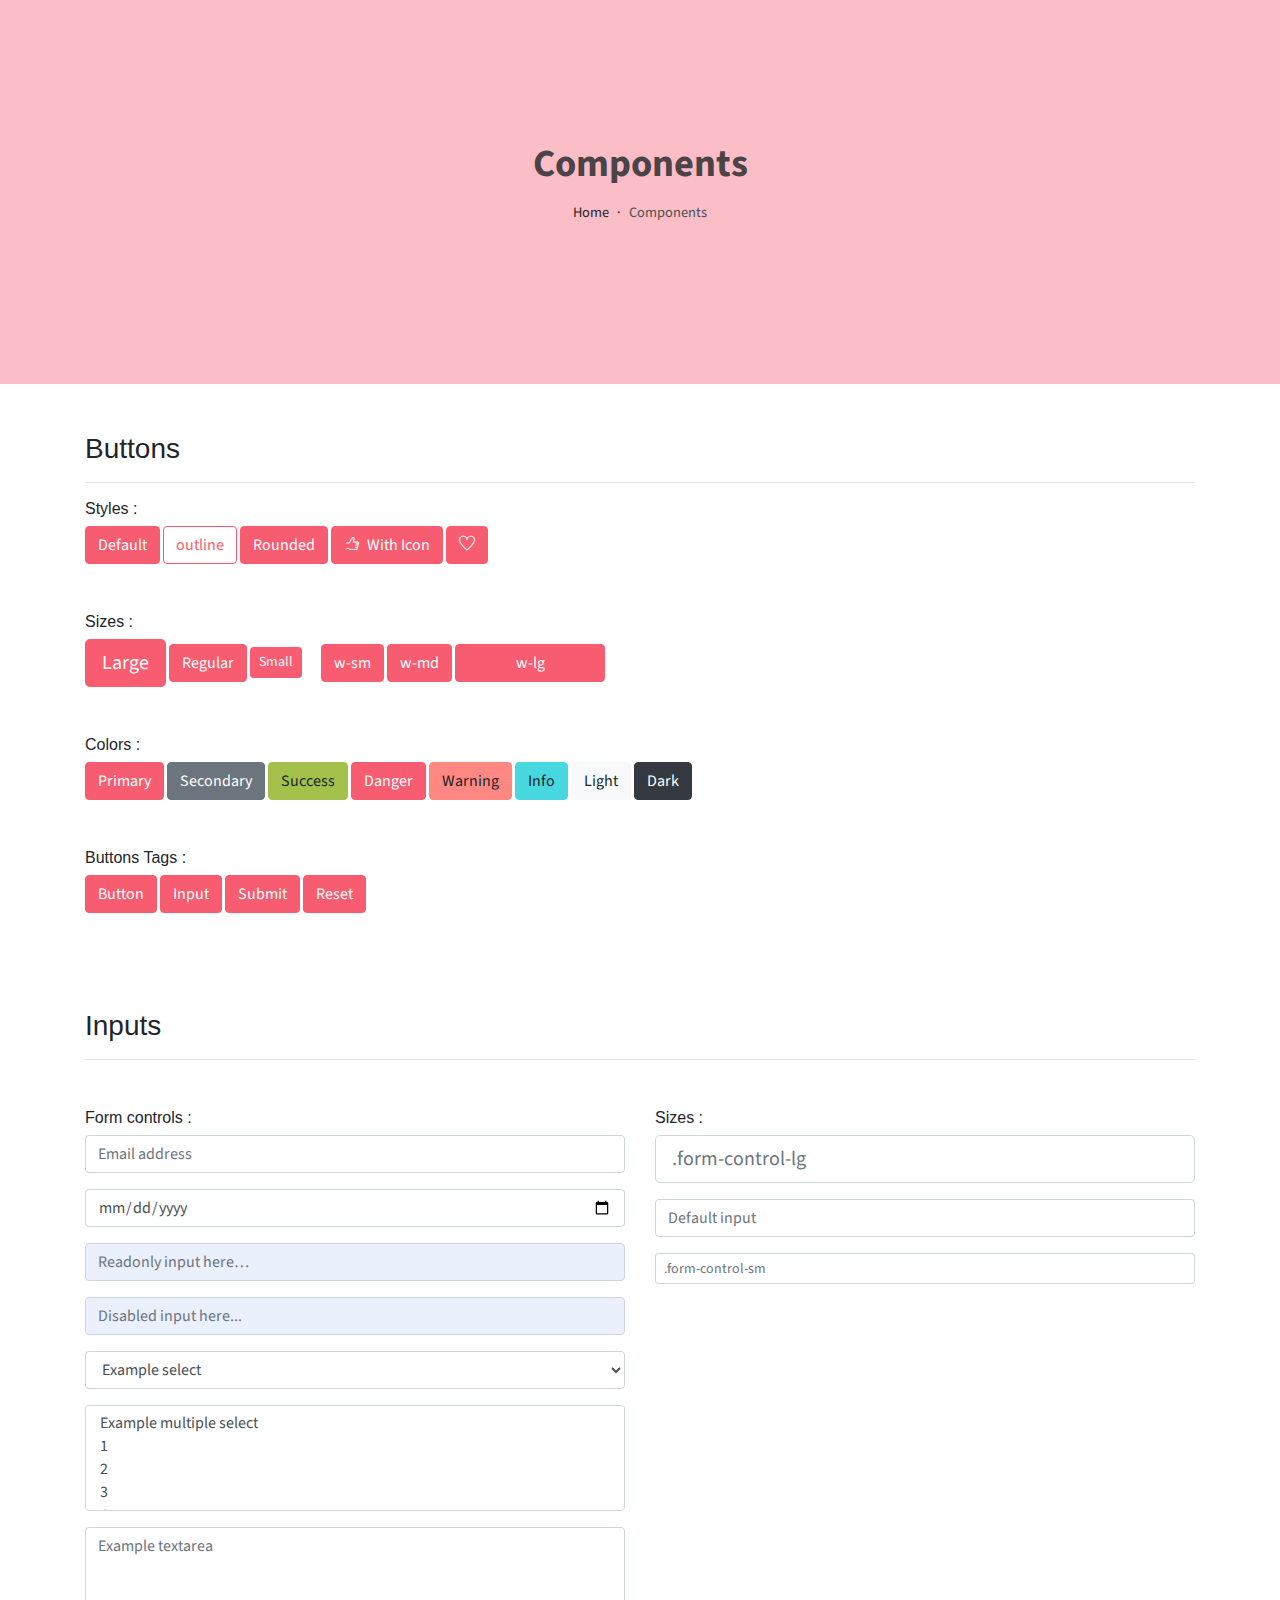
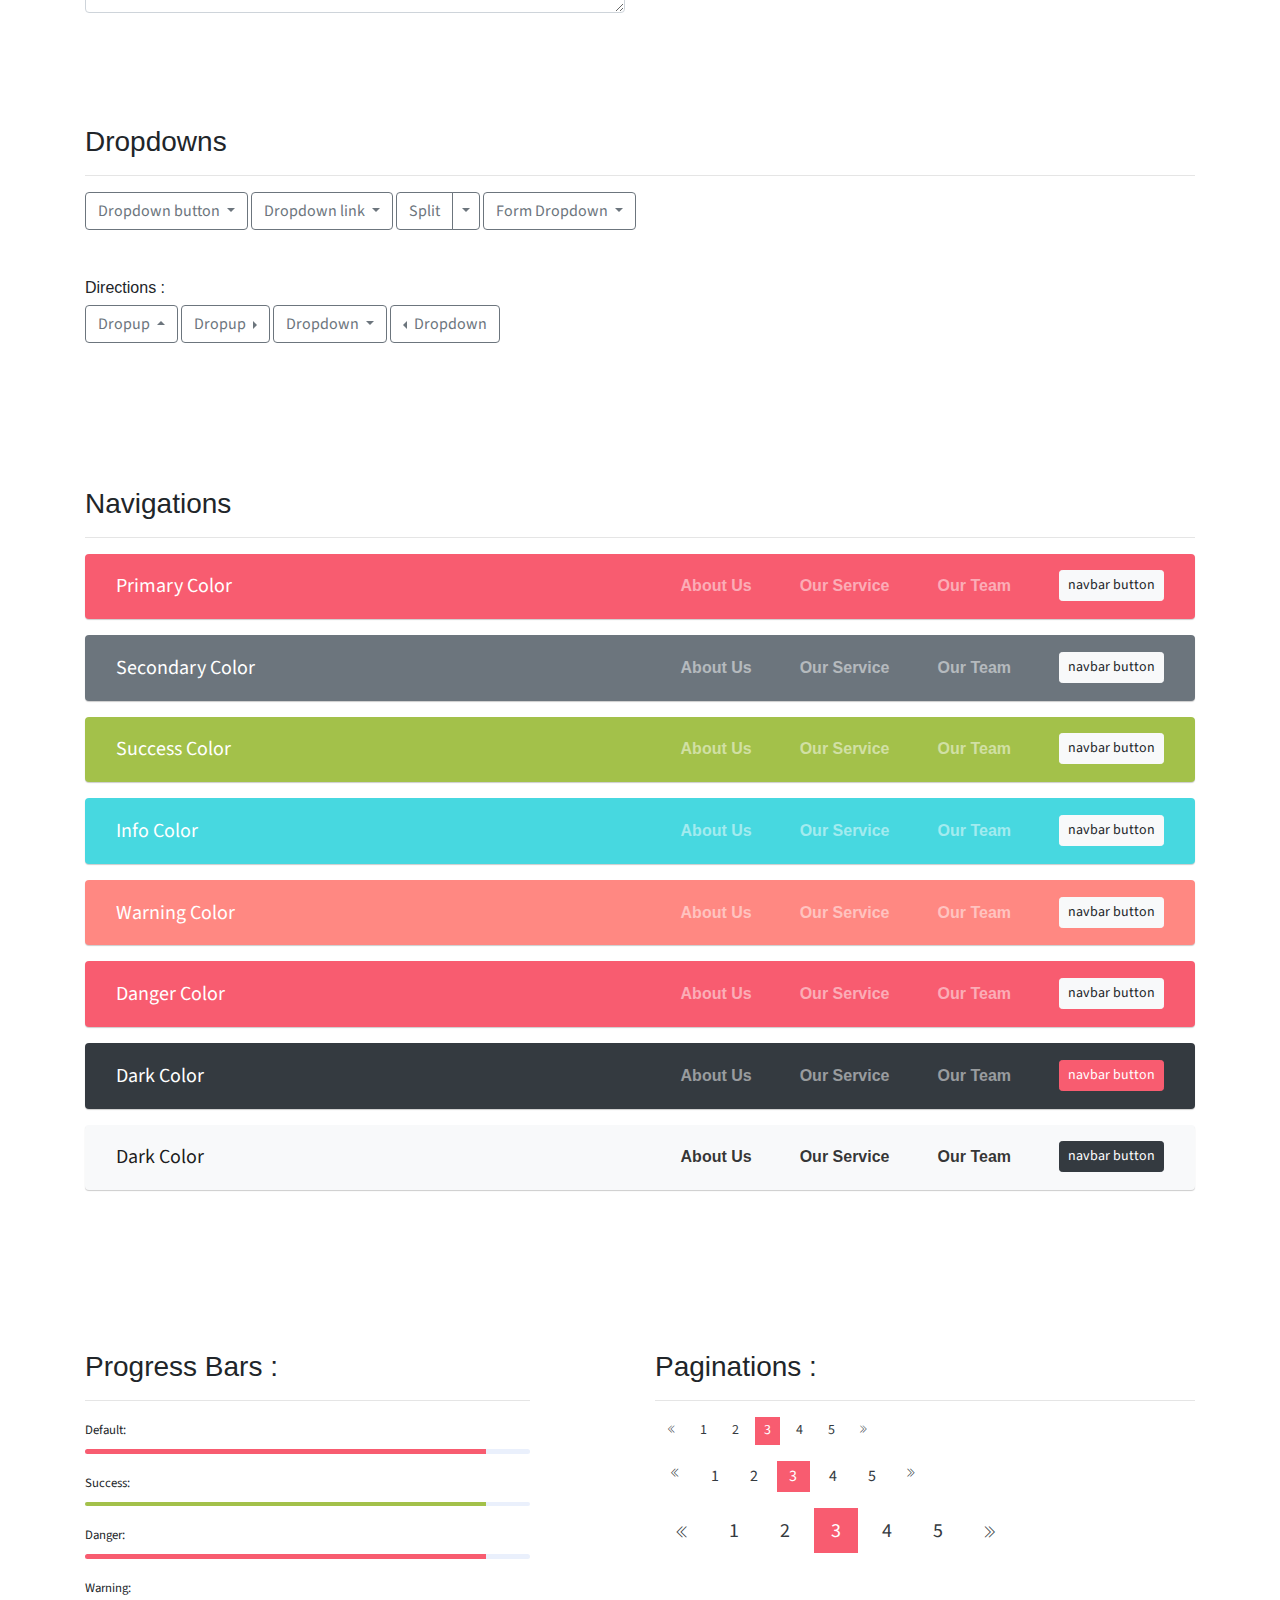
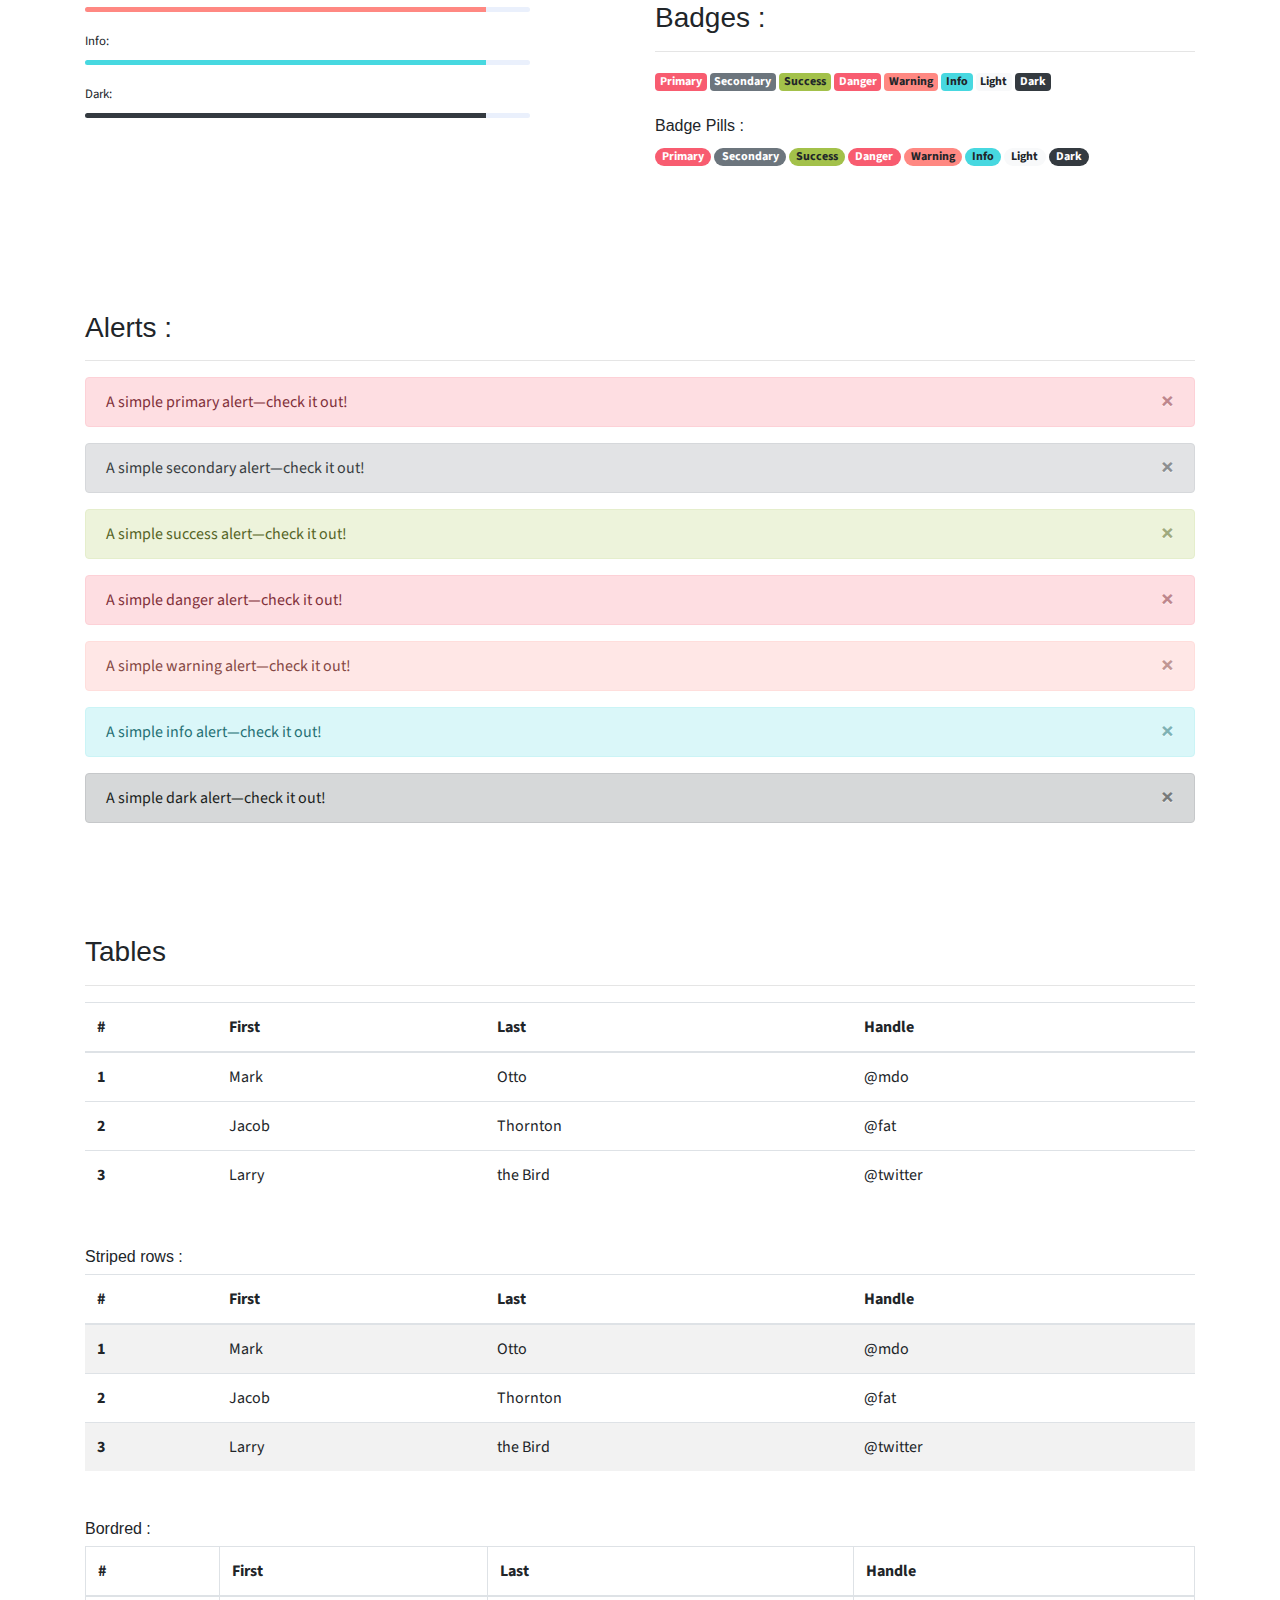
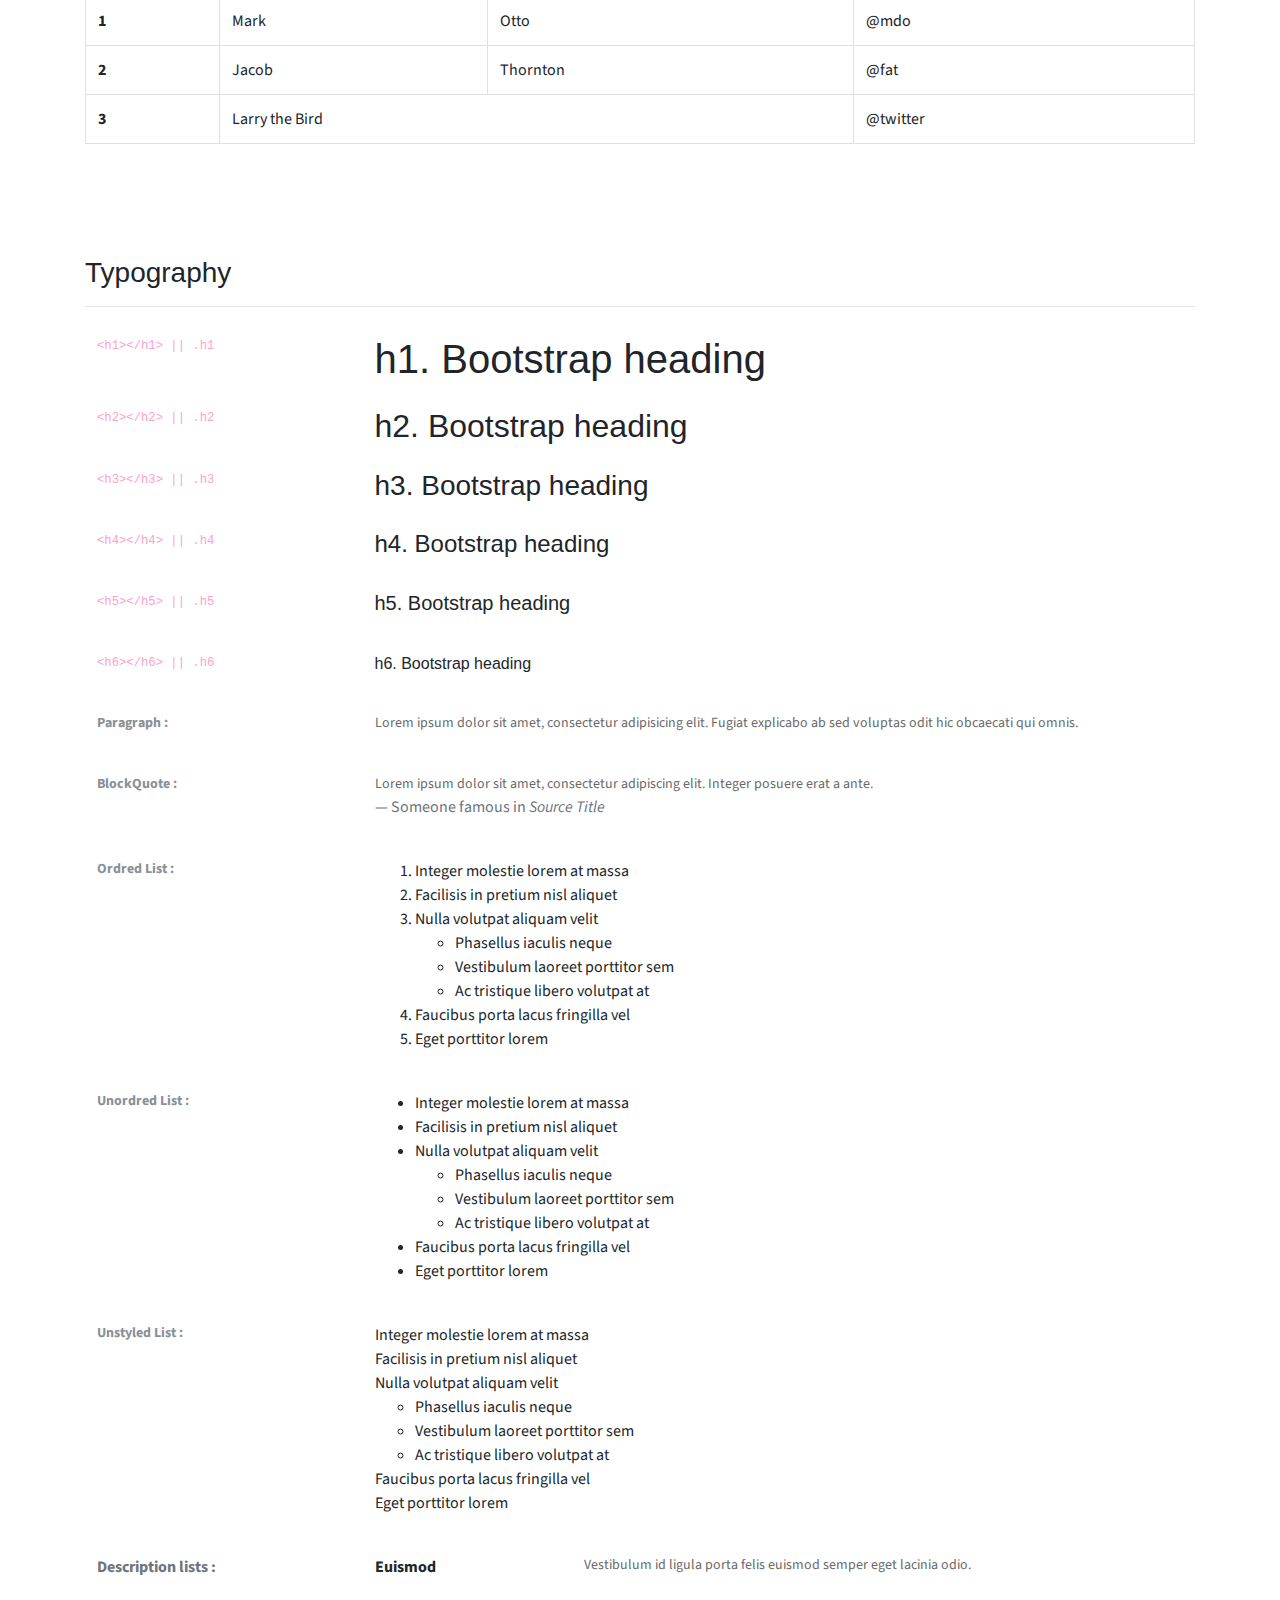
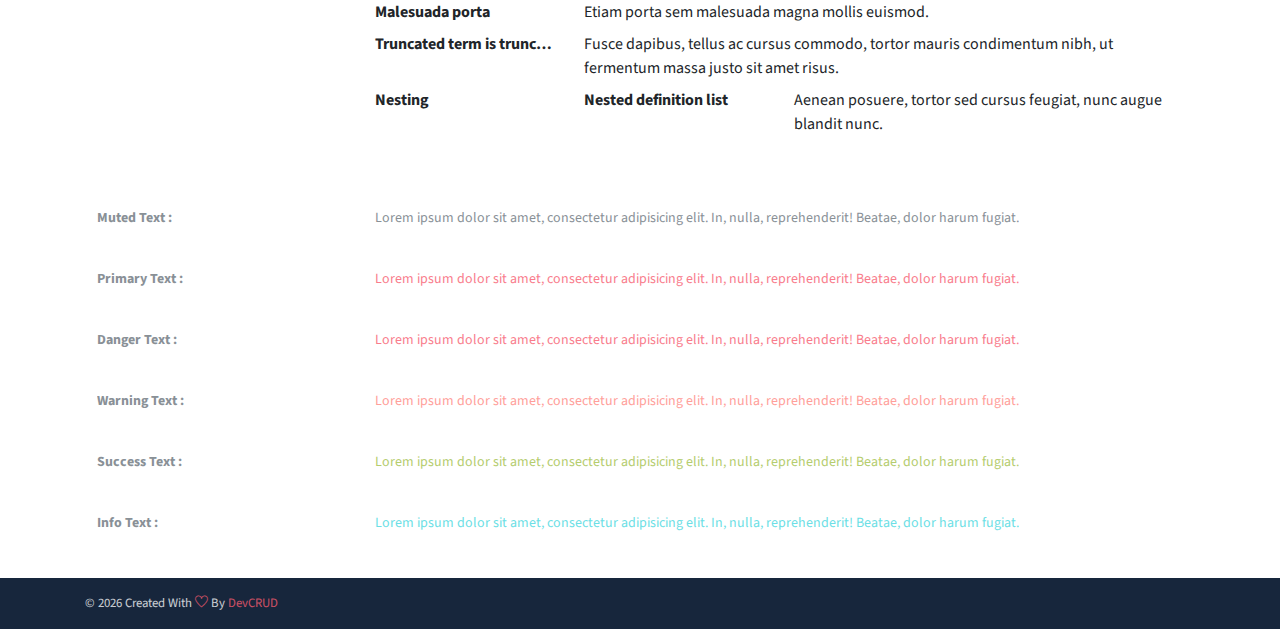
<file: components.html>
<!DOCTYPE html>
<html lang="en">
<head>
   <meta charset="utf-8">
   <meta name="viewport" content="width=device-width, initial-scale=1, shrink-to-fit=no">
   <meta name="description" content="Start your development with JohnDoe landing page.">
   <meta name="author" content="Devcrud">
   <title>Vatsal Jain Digital Portfolio</title>
   <link rel="icon" href="assets/imgs/favicon.png" type="image/png">
   <!-- font icons -->
   <link rel="stylesheet" href="assets/vendors/themify-icons/css/themify-icons.css">
   <!-- Bootstrap + Steller  -->
   <link rel="stylesheet" href="assets/css/johndoe.css">
</head>
<body>

   <!-- Page Header -->
   <header class="header header-mini"> 
      <div class="header-title">Components</div> 
      <nav aria-label="breadcrumb">
         <ol class="breadcrumb">
            <li class="breadcrumb-item"><a href="/">Home</a></li>
            <li class="breadcrumb-item active" aria-current="page">Components</li>
         </ol>
      </nav>
   </header> <!-- End Of Page Header -->

   <!-- main content -->
   <div class="container">

      <!-- Buttons -->
      <h3 class="mt-5">Buttons</h3>
      <hr>
      <h6 class="section-secondary-title">Styles :</h6>
      <button class="btn btn-primary">Default</button>
      <button class="btn btn-outline-primary">outline</button>
      <button class="btn btn-primary rounded">Rounded</button>
      <button class="btn btn-primary rounded"><i class="ti-thumb-up pr-1"></i> With Icon</button>
      <button class="btn btn-primary circle"><i class="ti-heart"></i></button>

      <h6 class="section-secondary-title mt-5">Sizes :</h6>
      <button class="btn btn-primary btn-lg">Large</button>
      <button class="btn btn-primary ">Regular</button>
      <button class="btn btn-primary btn-sm">Small</button>
      <button class="btn btn-primary w-sm ml-3">w-sm</button>
      <button class="btn btn-primary w-md">w-md</button>
      <button class="btn btn-primary w-lg">w-lg</button>

      <h6 class="section-secondary-title mt-5">Colors :</h6>          
      <button type="button" class="btn btn-primary">Primary</button>
      <button type="button" class="btn btn-secondary">Secondary</button>
      <button type="button" class="btn btn-success">Success</button>
      <button type="button" class="btn btn-danger">Danger</button>
      <button type="button" class="btn btn-warning">Warning</button>
      <button type="button" class="btn btn-info">Info</button>
      <button type="button" class="btn btn-light">Light</button>
      <button type="button" class="btn btn-dark">Dark</button>

      <h6 class="section-secondary-title mt-5">Buttons Tags :</h6>
      <button class="btn btn-primary" type="submit">Button</button>
      <input class="btn btn-primary" type="button" value="Input">
      <input class="btn btn-primary" type="submit" value="Submit">
      <input class="btn btn-primary" type="reset" value="Reset">
      
      <!-- devider -->
      <div class="py-5"></div>

      <!-- Inputs -->
      <h3>Inputs</h3>
      <hr>
      <div class="row mt-5">
         <div class="col-md-6">
            <h6 class="section-secondary-title">Form controls :</h6>        
            <div class="form-group">
               <input type="email" class="form-control" id="exampleFormControlInput1" placeholder="Email address">
            </div>
            <div class="form-group">
               <input type="date" class="form-control" id="exampleFormControlInput1" placeholder="Date">
            </div>
            <div class="form-group">
               <input class="form-control" type="text" placeholder="Readonly input here…" readonly>
            </div>
            <div class="form-group">
               <input class="form-control" id="disabledInput" type="text" placeholder="Disabled input here..." disabled>
            </div>
            <div class="form-group">
               <select class="form-control" id="exampleFormControlSelect1">
                  <option>Example select</option>
                  <option>1</option>
                  <option>2</option>
                  <option>3</option>
                  <option>4</option>
                  <option>5</option>
               </select>
            </div>
            <div class="form-group">
               <select multiple class="form-control" id="exampleFormControlSelect2">
                  <option>Example multiple select</option>
                  <option>1</option>
                  <option>2</option>
                  <option>3</option>
                  <option>4</option>
                  <option>5</option>
               </select>
            </div>
            <div class="form-group">
               <textarea class="form-control" id="exampleFormControlTextarea1" rows="3" placeholder="Example textarea"></textarea>
            </div>
         </div>
         <div class="col-md-6">
            <h6 class="section-secondary-title">Sizes :</h6>    
            <div class="form-group">
               <input class="form-control form-control-lg" type="text" placeholder=".form-control-lg">             
            </div>
            <div class="form-group">
               <input class="form-control" type="text" placeholder="Default input">
            </div>
            <div class="form-group">
               <input class="form-control form-control-sm" type="text" placeholder=".form-control-sm"> 
            </div>
         </div>
      </div> <!-- end of inputs -->   

      <!-- devider -->
      <div class="py-5"></div>             

      <!-- Dropdowns -->
      <h3 class="components-section-title font-weight-normal">Dropdowns</h3>
      <hr>
      <div class="dropdown d-inline-block">
         <button class="btn btn-outline-secondary dropdown-toggle" type="button" id="dropdownMenuButton" data-toggle="dropdown" aria-haspopup="true" aria-expanded="false">
         Dropdown button
         </button>
         <div class="dropdown-menu" aria-labelledby="dropdownMenuButton">
         <a class="dropdown-item" href="#">Action</a>
         <a class="dropdown-item" href="#">Another action</a>
         <a class="dropdown-item" href="#">Something else here</a>
         </div>
      </div>
      <div class="dropdown d-inline-block">
         <a class="btn btn-outline-secondary dropdown-toggle" href="#" role="button" id="dropdownMenuLink" data-toggle="dropdown" aria-haspopup="true" aria-expanded="false">
            Dropdown link
         </a>
         <div class="dropdown-menu" aria-labelledby="dropdownMenuLink">
            <a class="dropdown-item" href="#">Action</a>
            <a class="dropdown-item" href="#">Another action</a>
            <a class="dropdown-item" href="#">Something else here</a>
         </div>
      </div>
      <div class="btn-group">
         <button type="button" class="btn btn-outline-secondary">Split</button>
         <button type="button" class="btn btn-outline-secondary dropdown-toggle dropdown-toggle-split" data-toggle="dropdown" aria-haspopup="true" aria-expanded="false">
         <span class="sr-only">Toggle Dropdown</span>
         </button>
         <div class="dropdown-menu">
            <a class="dropdown-item" href="#">Action</a>
            <a class="dropdown-item" href="#">Another action</a>
            <a class="dropdown-item" href="#">Something else here</a>
            <div class="dropdown-divider"></div>
            <a class="dropdown-item" href="#">Separated link</a>
         </div>
      </div>
      <div class="btn-group">
         <button class="btn btn-outline-secondary dropdown-toggle" type="button" id="dropdownMenuButton" data-toggle="dropdown" aria-haspopup="true" aria-expanded="false">
            Form Dropdown
         </button>
         <div class="dropdown-menu form">
            <form class="px-4 py-3">
               <div class="form-group">
                  <input type="email" class="form-control" id="exampleDropdownFormEmail1" placeholder="email@example.com">
               </div>
               <div class="form-group">
                  <input type="password" class="form-control" id="exampleDropdownFormPassword1" placeholder="Password">
               </div>
               <div class="form-check mb-3">
                  <input type="checkbox" class="form-check-input" id="dropdownCheck">
                  <label class="form-check-label" for="dropdownCheck">
                     Remember me
                  </label>
               </div>
               <button type="submit" class="btn btn-primary btn-block">Sign in</button>
            </form>
            <div class="dropdown-divider"></div>
            <a class="dropdown-item" href="#"><small>New around here? Sign up</small></a>
            <a class="dropdown-item" href="#"><small>Forgot password?</small></a>
         </div>
      </div>       
      <h6 class="section-secondary-title mt-5">Directions :</h6>  
      <div class="btn-group dropup">
         <button type="button" class="btn btn-outline-secondary dropdown-toggle" data-toggle="dropdown" aria-haspopup="true" aria-expanded="false">
            Dropup
         </button>
         <div class="dropdown-menu">
            <a class="dropdown-item" href="#">Action</a>
            <a class="dropdown-item" href="#">Another action</a>
            <a class="dropdown-item" href="#">Something else here</a>
            <div class="dropdown-divider"></div>
            <a class="dropdown-item" href="#">Separated link</a>
         </div>
      </div>
      <div class="btn-group dropright">
         <button type="button" class="btn btn-outline-secondary dropdown-toggle" data-toggle="dropdown" aria-haspopup="true" aria-expanded="false">
            Dropup
         </button>
         <div class="dropdown-menu">
            <a class="dropdown-item" href="#">Action</a>
            <a class="dropdown-item" href="#">Another action</a>
            <a class="dropdown-item" href="#">Something else here</a>
            <div class="dropdown-divider"></div>
            <a class="dropdown-item" href="#">Separated link</a>
         </div>
      </div>
      <div class="btn-group">
         <button type="button" class="btn btn-outline-secondary dropdown-toggle" data-toggle="dropdown" aria-haspopup="true" aria-expanded="false">
            Dropdown
         </button>
         <div class="dropdown-menu">
            <a class="dropdown-item" href="#">Action</a>
            <a class="dropdown-item" href="#">Another action</a>
            <a class="dropdown-item" href="#">Something else here</a>
            <div class="dropdown-divider"></div>
            <a class="dropdown-item" href="#">Separated link</a>
         </div>
      </div>
      <div class="btn-group dropleft">
         <button type="button" class="btn btn-outline-secondary dropdown-toggle" data-toggle="dropdown" aria-haspopup="true" aria-expanded="false">
            Dropdown
         </button>
         <div class="dropdown-menu">
            <a class="dropdown-item" href="#">Action</a>
            <a class="dropdown-item" href="#">Another action</a>
            <a class="dropdown-item" href="#">Something else here</a>
            <div class="dropdown-divider"></div>
            <a class="dropdown-item" href="#">Separated link</a>
         </div>
      </div> <!-- end of Dropdowns -->  

      <!-- devider -->
      <div class="py-5"></div>   

      <!-- navbars -->
      <h3 class="components-section-title font-weight-normal mt-5">Navigations</h3>
      <hr>
      <nav class="navbar navbar-expand-sm navbar-dark bg-primary rounded shadow mb-3">
         <div class="container">
            <a class="navbar-brand" href="#">Primary Color</a>
            <button class="navbar-toggler ml-auto" type="button" data-toggle="collapse" data-target="#navbarSupportedContent" aria-controls="navbarSupportedContent" aria-expanded="false" aria-label="Toggle navigation">
            <span class="navbar-toggler-icon"></span>
            </button>
            <div class="collapse navbar-collapse" id="navbarSupportedContent">
               <ul class="navbar-nav ml-auto"> 
                  <li class="nav-item">
                     <a class="nav-link" href="#about">About Us</a>
                  </li>
                  <li class="nav-item">
                     <a class="nav-link" href="#service">Our Service</a>
                  </li>
                  <li class="nav-item">
                     <a class="nav-link" href="#team">Our Team</a>
                  </li>
                  <li class="nav-item">
                     <a href="#book-table" class="ml-4 mt-1 btn btn-light btn-sm">navbar button</a>
                  </li>
               </ul>                       
            </div>
         </div>
      </nav>
      <nav class="navbar navbar-expand-sm navbar-dark bg-secondary rounded shadow mb-3">
         <div class="container">
            <a class="navbar-brand" href="#">Secondary Color</a>
            <button class="navbar-toggler ml-auto" type="button" data-toggle="collapse" data-target="#navbarSupportedContent" aria-controls="navbarSupportedContent" aria-expanded="false" aria-label="Toggle navigation">
            <span class="navbar-toggler-icon"></span>
            </button>
            <div class="collapse navbar-collapse" id="navbarSupportedContent">
               <ul class="navbar-nav ml-auto"> 
                  <li class="nav-item">
                     <a class="nav-link" href="#about">About Us</a>
                  </li>
                  <li class="nav-item">
                     <a class="nav-link" href="#service">Our Service</a>
                  </li>
                  <li class="nav-item">
                     <a class="nav-link" href="#team">Our Team</a>
                  </li>
                  <li class="nav-item">
                     <a href="#book-table" class="ml-4 mt-1 btn btn-light btn-sm">navbar button</a>
                  </li>
               </ul>                       
            </div>
         </div>
      </nav>
      <nav class="navbar navbar-expand-sm navbar-dark bg-success rounded shadow mb-3">
         <div class="container">
            <a class="navbar-brand" href="#">Success Color</a>
            <button class="navbar-toggler ml-auto" type="button" data-toggle="collapse" data-target="#navbarSupportedContent" aria-controls="navbarSupportedContent" aria-expanded="false" aria-label="Toggle navigation">
            <span class="navbar-toggler-icon"></span>
            </button>
            <div class="collapse navbar-collapse" id="navbarSupportedContent">
               <ul class="navbar-nav ml-auto"> 
                  <li class="nav-item">
                     <a class="nav-link" href="#about">About Us</a>
                  </li>
                  <li class="nav-item">
                     <a class="nav-link" href="#service">Our Service</a>
                  </li>
                  <li class="nav-item">
                     <a class="nav-link" href="#team">Our Team</a>
                  </li>
                  <li class="nav-item">
                     <a href="#book-table" class="ml-4 mt-1 btn btn-light btn-sm">navbar button</a>
                  </li>
               </ul>                       
            </div>
         </div>
      </nav>
      <nav class="navbar navbar-expand-sm navbar-dark bg-info rounded shadow mb-3">
         <div class="container">
            <a class="navbar-brand" href="#">Info Color</a>
            <button class="navbar-toggler ml-auto" type="button" data-toggle="collapse" data-target="#navbarSupportedContent" aria-controls="navbarSupportedContent" aria-expanded="false" aria-label="Toggle navigation">
            <span class="navbar-toggler-icon"></span>
            </button>
            <div class="collapse navbar-collapse" id="navbarSupportedContent">
               <ul class="navbar-nav ml-auto"> 
                  <li class="nav-item">
                     <a class="nav-link" href="#about">About Us</a>
                  </li>
                  <li class="nav-item">
                     <a class="nav-link" href="#service">Our Service</a>
                  </li>
                  <li class="nav-item">
                     <a class="nav-link" href="#team">Our Team</a>
                  </li>
                  <li class="nav-item">
                     <a href="#book-table" class="ml-4 mt-1 btn btn-light btn-sm">navbar button</a>
                  </li>
               </ul>                       
            </div>
         </div>
      </nav>
      <nav class="navbar navbar-expand-sm navbar-dark bg-warning rounded shadow mb-3">
         <div class="container">
            <a class="navbar-brand" href="#">Warning Color</a>
            <button class="navbar-toggler ml-auto" type="button" data-toggle="collapse" data-target="#navbarSupportedContent" aria-controls="navbarSupportedContent" aria-expanded="false" aria-label="Toggle navigation">
            <span class="navbar-toggler-icon"></span>
            </button>
            <div class="collapse navbar-collapse" id="navbarSupportedContent">
               <ul class="navbar-nav ml-auto"> 
                  <li class="nav-item">
                     <a class="nav-link" href="#about">About Us</a>
                  </li>
                  <li class="nav-item">
                     <a class="nav-link" href="#service">Our Service</a>
                  </li>
                  <li class="nav-item">
                     <a class="nav-link" href="#team">Our Team</a>
                  </li>
                  <li class="nav-item">
                     <a href="#book-table" class="ml-4 mt-1 btn btn-light btn-sm">navbar button</a>
                  </li>
               </ul>                       
            </div>
         </div>
      </nav>
      <nav class="navbar navbar-expand-sm navbar-dark bg-danger rounded shadow mb-3">
         <div class="container">
            <a class="navbar-brand" href="#">Danger Color</a>
            <button class="navbar-toggler ml-auto" type="button" data-toggle="collapse" data-target="#navbarSupportedContent" aria-controls="navbarSupportedContent" aria-expanded="false" aria-label="Toggle navigation">
            <span class="navbar-toggler-icon"></span>
            </button>
            <div class="collapse navbar-collapse" id="navbarSupportedContent">
               <ul class="navbar-nav ml-auto"> 
                  <li class="nav-item">
                     <a class="nav-link" href="#about">About Us</a>
                  </li>
                  <li class="nav-item">
                     <a class="nav-link" href="#service">Our Service</a>
                  </li>
                  <li class="nav-item">
                     <a class="nav-link" href="#team">Our Team</a>
                  </li>
                  <li class="nav-item">
                     <a href="#book-table" class="ml-4 mt-1 btn btn-light btn-sm">navbar button</a>
                  </li>
               </ul>                       
            </div>
         </div>
      </nav>
      <nav class="navbar navbar-expand-sm navbar-dark bg-dark rounded shadow mb-3">
         <div class="container">
            <a class="navbar-brand" href="#">Dark Color</a>
            <button class="navbar-toggler ml-auto" type="button" data-toggle="collapse" data-target="#navbarSupportedContent" aria-controls="navbarSupportedContent" aria-expanded="false" aria-label="Toggle navigation">
            <span class="navbar-toggler-icon"></span>
            </button>
            <div class="collapse navbar-collapse" id="navbarSupportedContent">
               <ul class="navbar-nav ml-auto"> 
                  <li class="nav-item">
                     <a class="nav-link" href="#about">About Us</a>
                  </li>
                  <li class="nav-item">
                     <a class="nav-link" href="#service">Our Service</a>
                  </li>
                  <li class="nav-item">
                     <a class="nav-link" href="#team">Our Team</a>
                  </li>
                  <li class="nav-item">
                     <a href="#book-table" class="ml-4 mt-1 btn btn-primary btn-sm">navbar button</a>
                  </li>
               </ul>                       
            </div>
         </div>
      </nav>
      <nav class="navbar navbar-expand-sm navbar-light bg-light rounded shadow mb-3">
         <div class="container">
            <a class="navbar-brand" href="#">Dark Color</a>
            <button class="navbar-toggler ml-auto" type="button" data-toggle="collapse" data-target="#navbarSupportedContent" aria-controls="navbarSupportedContent" aria-expanded="false" aria-label="Toggle navigation">
            <span class="navbar-toggler-icon"></span>
            </button>
            <div class="collapse navbar-collapse" id="navbarSupportedContent">
               <ul class="navbar-nav ml-auto"> 
                  <li class="nav-item">
                     <a class="nav-link" href="#about">About Us</a>
                  </li>
                  <li class="nav-item">
                     <a class="nav-link" href="#service">Our Service</a>
                  </li>
                  <li class="nav-item">
                     <a class="nav-link" href="#team">Our Team</a>
                  </li>
                  <li class="nav-item">
                     <a href="#book-table" class="ml-4 mt-1 btn btn-dark btn-sm">navbar button</a>
                  </li>
               </ul>                       
            </div>
         </div>
      </nav>
      <!-- End of navbars -->

      <!-- devider -->
      <div class="py-5"></div>   
      
      <!-- progress bars -->
      <div class="row justify-content-between">
         <div class="col-md-5">
            <h3 class="components-section-title font-weight-normal mt-5">Progress Bars :</h3>
            <hr>
            <small>Default: </small>
            <div class="progress mt-2 mb-3">
               <div class="progress-bar" role="progressbar" style="width: 90%" aria-valuenow="25" aria-valuemin="0" aria-valuemax="100"></div>
            </div>
            <small>Success:</small>
            <div class="progress mt-2 mb-3">
               <div class="progress-bar bg-success" role="progressbar" style="width: 90%" aria-valuenow="25" aria-valuemin="0" aria-valuemax="100"></div>
            </div>
            <small>Danger:</small>
            <div class="progress mt-2 mb-3">
               <div class="progress-bar bg-danger" role="progressbar" style="width: 90%" aria-valuenow="25" aria-valuemin="0" aria-valuemax="100"></div>
            </div>
            <small>Warning:</small>
            <div class="progress mt-2 mb-3">
               <div class="progress-bar bg-warning" role="progressbar" style="width: 90%" aria-valuenow="25" aria-valuemin="0" aria-valuemax="100"></div>
            </div>
            <small>Info:</small>
            <div class="progress mt-2 mb-3">
               <div class="progress-bar bg-info" role="progressbar" style="width: 90%" aria-valuenow="25" aria-valuemin="0" aria-valuemax="100"></div>
            </div>
            <small>Dark:</small>
            <div class="progress mt-2 mb-3">
               <div class="progress-bar bg-dark" role="progressbar" style="width: 90%" aria-valuenow="25" aria-valuemin="0" aria-valuemax="100"></div>
            </div>
         </div>
         <div class="col-md-6">
            <h3 class="components-section-title font-weight-normal mt-5">Paginations :</h3>
            <hr>
            <nav aria-label="Page navigation example">
               <ul class="pagination pagination-sm">
                  <li class="page-item"><a class="page-link" href="#"><i class="ti-angle-double-left"></i></a></li>
                  <li class="page-item"><a class="page-link" href="#">1</a></li>
                  <li class="page-item"><a class="page-link" href="#">2</a></li>
                  <li class="page-item active"><a class="page-link" href="#">3</a></li>
                  <li class="page-item"><a class="page-link" href="#">4</a></li>
                  <li class="page-item"><a class="page-link" href="#">5</a></li>
                  <li class="page-item"><a class="page-link" href="#"><i class="ti-angle-double-right"></i></a></li>
               </ul>
            </nav>
            <nav aria-label="Page navigation example">
               <ul class="pagination">
               <li class="page-item"><a class="page-link" href="#"><i class="ti-angle-double-left"></i></a></li>
                  <li class="page-item"><a class="page-link" href="#">1</a></li>
                  <li class="page-item"><a class="page-link" href="#">2</a></li>
                  <li class="page-item active"><a class="page-link" href="#">3</a></li>
                  <li class="page-item"><a class="page-link" href="#">4</a></li>
                  <li class="page-item"><a class="page-link" href="#">5</a></li>
                  <li class="page-item"><a class="page-link" href="#"><i class="ti-angle-double-right"></i></a></li>
               </ul>
            </nav>
            <nav aria-label="Page navigation example">
               <ul class="pagination pagination-lg">
                  <li class="page-item"><a class="page-link" href="#"><i class="ti-angle-double-left"></i></a></li>
                  <li class="page-item"><a class="page-link" href="#">1</a></li>
                  <li class="page-item"><a class="page-link" href="#">2</a></li>
                  <li class="page-item active"><a class="page-link" href="#">3</a></li>
                  <li class="page-item"><a class="page-link" href="#">4</a></li>
                  <li class="page-item"><a class="page-link" href="#">5</a></li>
                  <li class="page-item"><a class="page-link" href="#"><i class="ti-angle-double-right"></i></a></li>
               </ul>
            </nav>

            <!-- Badges -->
            <h3 class="components-section-title font-weight-normal mt-5">Badges :</h3>
            <hr>
            <span class="badge badge-primary">Primary</span>
            <span class="badge badge-secondary">Secondary</span>
            <span class="badge badge-success">Success</span>
            <span class="badge badge-danger">Danger</span>
            <span class="badge badge-warning">Warning</span>
            <span class="badge badge-info">Info</span>
            <span class="badge badge-light">Light</span>
            <span class="badge badge-dark">Dark</span>
            <h6 class="section-secondary-title mt-4 mb-2">Badge Pills :</h6>
            <span class="badge badge-pill badge-primary">Primary</span>
            <span class="badge badge-pill badge-secondary">Secondary</span>
            <span class="badge badge-pill badge-success">Success</span>
            <span class="badge badge-pill badge-danger">Danger</span>
            <span class="badge badge-pill badge-warning">Warning</span>
            <span class="badge badge-pill badge-info">Info</span>
            <span class="badge badge-pill badge-light">Light</span>
            <span class="badge badge-pill badge-dark">Dark</span>
         </div>
      </div> <!-- End of Progress bars -->

      <!-- devider -->
      <div class="py-5"></div>  

      <!-- Alerts -->
      <h3 class="components-section-title font-weight-normal mt-5">Alerts :</h3>
      <hr>
      <div class="alert alert-primary alert-dismissible fade show" role="alert">
         A simple primary alert—check it out!
         <button type="button" class="close" data-dismiss="alert" aria-label="Close">
            <span aria-hidden="true">&times;</span>
         </button>
      </div>
      <div class="alert alert-secondary alert-dismissible fade show" role="alert">
         A simple secondary alert—check it out!
         <button type="button" class="close" data-dismiss="alert" aria-label="Close">
            <span aria-hidden="true">&times;</span>
         </button>
      </div>
      <div class="alert alert-success alert-dismissible fade show" role="alert">
         A simple success alert—check it out!
         <button type="button" class="close" data-dismiss="alert" aria-label="Close">
            <span aria-hidden="true">&times;</span>
         </button>
      </div>
      <div class="alert alert-danger alert-dismissible fade show" role="alert">
         A simple danger alert—check it out!
         <button type="button" class="close" data-dismiss="alert" aria-label="Close">
            <span aria-hidden="true">&times;</span>
         </button>
      </div>
      <div class="alert alert-warning alert-dismissible fade show" role="alert">
         A simple warning alert—check it out!
         <button type="button" class="close" data-dismiss="alert" aria-label="Close">
            <span aria-hidden="true">&times;</span>
         </button>
      </div>
      <div class="alert alert-info alert-dismissible fade show" role="alert">
         A simple info alert—check it out!
         <button type="button" class="close" data-dismiss="alert" aria-label="Close">
            <span aria-hidden="true">&times;</span>
         </button>
      </div>
      <div class="alert alert-dark alert-dismissible fade show" role="alert">
         A simple dark alert—check it out!
         <button type="button" class="close" data-dismiss="alert" aria-label="Close">
            <span aria-hidden="true">&times;</span>
         </button>
      </div>
      <!-- end of alerts -->

      <!-- devider -->
      <div class="py-5"></div> 
   
      <!-- tables -->
      <h3 class="components-section-title">Tables</h3>
      <hr>
      <table class="table">
         <thead>
            <tr>
               <th scope="col">#</th>
               <th scope="col">First</th>
               <th scope="col">Last</th>
               <th scope="col">Handle</th>
            </tr>
         </thead>
         <tbody>
            <tr>
               <th scope="row">1</th>
               <td>Mark</td>
               <td>Otto</td>
               <td>@mdo</td>
            </tr>
            <tr>
               <th scope="row">2</th>
               <td>Jacob</td>
               <td>Thornton</td>
               <td>@fat</td>
            </tr>
            <tr>
               <th scope="row">3</th>
               <td>Larry</td>
               <td>the Bird</td>
               <td>@twitter</td>
            </tr>
         </tbody>
      </table>

      <h6 class="section-secondary-title mt-5">Striped rows :</h6>
      <table class="table table-striped">
         <thead>
            <tr>
               <th scope="col">#</th>
               <th scope="col">First</th>
               <th scope="col">Last</th>
               <th scope="col">Handle</th>
            </tr>
         </thead>
         <tbody>
            <tr>
               <th scope="row">1</th>
               <td>Mark</td>
               <td>Otto</td>
               <td>@mdo</td>
            </tr>
            <tr>
               <th scope="row">2</th>
               <td>Jacob</td>
               <td>Thornton</td>
               <td>@fat</td>
            </tr>
            <tr>
               <th scope="row">3</th>
               <td>Larry</td>
               <td>the Bird</td>
               <td>@twitter</td>
            </tr>
         </tbody>
      </table>

      <h6 class="section-secondary-title mt-5">Bordred :</h6>
      <table class="table table-bordered">
         <thead>
            <tr>
               <th scope="col">#</th>
               <th scope="col">First</th>
               <th scope="col">Last</th>
               <th scope="col">Handle</th>
            </tr>
         </thead>
         <tbody>
            <tr>
               <th scope="row">1</th>
               <td>Mark</td>
               <td>Otto</td>
               <td>@mdo</td>
            </tr>
            <tr>
               <th scope="row">2</th>
               <td>Jacob</td>
               <td>Thornton</td>
               <td>@fat</td>
            </tr>
            <tr>
               <th scope="row">3</th>
               <td colspan="2">Larry the Bird</td>
               <td>@twitter</td>
            </tr>
         </tbody>
      </table>
      <!-- end of tables -->

      <!-- devider -->
      <div class="py-5"></div> 

      <!-- typography -->
      <h3 class="components-section-title">Typography</h3>
      <hr>
     
      <table class="table table-borderless v-align-center">
         <tbody>
            <tr>
               <td>
                  <p><code class="highlighter-rouge">&lt;h1&gt;&lt;/h1&gt; || .h1</code></p>
               </td>
               <td class="w-75"><span class="h1">h1. Bootstrap heading</span></td>
            </tr>
            <tr>
               <td>
                  <p><code class="highlighter-rouge">&lt;h2&gt;&lt;/h2&gt; || .h2</code></p>
               </td>
               <td><span class="h2">h2. Bootstrap heading</span></td>
            </tr>
            <tr>
               <td>
                  <p><code class="highlighter-rouge">&lt;h3&gt;&lt;/h3&gt; || .h3</code></p>
               </td>
               <td><span class="h3">h3. Bootstrap heading</span></td>
            </tr>
            <tr>
               <td>
                  <p><code class="highlighter-rouge">&lt;h4&gt;&lt;/h4&gt; || .h4</code></p>
               </td>
               <td><span class="h4">h4. Bootstrap heading</span></td>
            </tr>
            <tr>
               <td>
                  <p><code class="highlighter-rouge">&lt;h5&gt;&lt;/h5&gt; || .h5</code></p>
               </td>
               <td><span class="h5">h5. Bootstrap heading</span></td>
            </tr>
            <tr>
               <td>
                  <p><code class="highlighter-rouge">&lt;h6&gt;&lt;/h6&gt; || .h6</code></p>
               </td>
               <td><span class="h6">h6. Bootstrap heading</span></td>
            </tr>
            <tr>
               <td>
                  <p class="font-weight-bold text-muted">Paragraph :</p>
               </td>
               <td><p>Lorem ipsum dolor sit amet, consectetur adipisicing elit. Fugiat explicabo ab sed voluptas odit hic obcaecati qui omnis.</p></td>
            </tr>
            <tr>
               <td>
                  <p class="font-weight-bold text-muted">BlockQuote :</p>
               </td>
               <td>
                  <blockquote class="blockquote">
                     <p class="mb-0">Lorem ipsum dolor sit amet, consectetur adipiscing elit. Integer posuere erat a ante.</p>
                     <footer class="blockquote-footer">Someone famous in <cite title="Source Title">Source Title</cite></footer>
                  </blockquote>
               </td>
            </tr>

            
            <tr>
               <td><p class="font-weight-bold text-muted">Ordred List :</p></td>
               <td>
                  <ol>
                     <li>Integer molestie lorem at massa</li>
                     <li>Facilisis in pretium nisl aliquet</li>
                     <li>Nulla volutpat aliquam velit
                        <ul>
                           <li>Phasellus iaculis neque</li>
                           <li>Vestibulum laoreet porttitor sem</li>
                           <li>Ac tristique libero volutpat at</li>
                        </ul>
                     </li>
                     <li>Faucibus porta lacus fringilla vel</li>
                     <li>Eget porttitor lorem</li>
                  </ol>
               </td>
            </tr>
            <tr>
               <td><p class="font-weight-bold text-muted">Unordred List :</p></td>
               <td>
                  <ul >
                     <li>Integer molestie lorem at massa</li>
                     <li>Facilisis in pretium nisl aliquet</li>
                     <li>Nulla volutpat aliquam velit
                        <ul>
                           <li>Phasellus iaculis neque</li>
                           <li>Vestibulum laoreet porttitor sem</li>
                           <li>Ac tristique libero volutpat at</li>
                        </ul>
                     </li>
                     <li>Faucibus porta lacus fringilla vel</li>
                     <li>Eget porttitor lorem</li>
                  </ul>
               </td>
            </tr>
            <tr>
               <td><p class="font-weight-bold text-muted">Unstyled List :</p></td>
               <td>
                  <ul class="list-unstyled">
                     <li>Integer molestie lorem at massa</li>
                     <li>Facilisis in pretium nisl aliquet</li>
                     <li>Nulla volutpat aliquam velit
                        <ul>
                           <li>Phasellus iaculis neque</li>
                           <li>Vestibulum laoreet porttitor sem</li>
                           <li>Ac tristique libero volutpat at</li>
                        </ul>
                     </li>
                     <li>Faucibus porta lacus fringilla vel</li>
                     <li>Eget porttitor lorem</li>
                  </ul>
               </td>
            </tr>
            <tr>
               <td class="font-weight-bold text-muted">Description lists : </td>
               <td>
                  <dl class="row">
                     <dt class="col-sm-3">Euismod</dt>
                     <dd class="col-sm-9">
                        <p>Vestibulum id ligula porta felis euismod semper eget lacinia odio.</p>
                     </dd>

                     <dt class="col-sm-3">Malesuada porta</dt>
                     <dd class="col-sm-9">Etiam porta sem malesuada magna mollis euismod.</dd>

                     <dt class="col-sm-3 text-truncate">Truncated term is truncated</dt>
                     <dd class="col-sm-9">Fusce dapibus, tellus ac cursus commodo, tortor mauris condimentum nibh, ut fermentum massa justo sit amet risus.</dd>

                     <dt class="col-sm-3">Nesting</dt>
                     <dd class="col-sm-9">
                        <dl class="row">
                           <dt class="col-sm-4">Nested definition list</dt>
                           <dd class="col-sm-8">Aenean posuere, tortor sed cursus feugiat, nunc augue blandit nunc.</dd>
                        </dl>
                     </dd>
                  </dl>
               </td>
            </tr>
            <tr>
               <td>
                  <p class="font-weight-bold text-muted">Muted Text :</p>
               </td>
               <td>
                  <p class="text-muted">Lorem ipsum dolor sit amet, consectetur adipisicing elit. In, nulla, reprehenderit! Beatae, dolor harum fugiat.</p>
               </td>
            </tr>
            <tr>
               <td>
                  <p class="font-weight-bold text-muted">Primary Text :</p>
               </td>
               <td>
                  <p class="text-primary">Lorem ipsum dolor sit amet, consectetur adipisicing elit. In, nulla, reprehenderit! Beatae, dolor harum fugiat.</p>
               </td>
            </tr>
            <tr>
               <td>
                  <p class="font-weight-bold text-muted">Danger Text :</p>
               </td>
               <td>
                  <p class="text-danger">Lorem ipsum dolor sit amet, consectetur adipisicing elit. In, nulla, reprehenderit! Beatae, dolor harum fugiat.</p>
               </td>
            </tr>
            <tr>
               <td>
                  <p class="font-weight-bold text-muted">Warning Text :</p>
               </td>
               <td>
                  <p class="text-warning">Lorem ipsum dolor sit amet, consectetur adipisicing elit. In, nulla, reprehenderit! Beatae, dolor harum fugiat.</p>
               </td>
            </tr>
            <tr>
               <td>
                  <p class="font-weight-bold text-muted">Success Text :</p>
               </td>
               <td>
                  <p class="text-success">Lorem ipsum dolor sit amet, consectetur adipisicing elit. In, nulla, reprehenderit! Beatae, dolor harum fugiat.</p>
               </td>
            </tr>
            <tr>
               <td>
                  <p class="font-weight-bold text-muted">Info Text :</p>
               </td>
               <td>
                  <p class="text-info">Lorem ipsum dolor sit amet, consectetur adipisicing elit. In, nulla, reprehenderit! Beatae, dolor harum fugiat.</p>
               </td>
            </tr>
         </tbody>
      </table>
   </div>
   <!-- end of typography -->

   <!-- Page Footer -->
   <footer class="footer py-3">
        <div class="container">
            <p class="small mb-0 text-light">
                &copy; <script>document.write(new Date().getFullYear())</script> Created With <i class="ti-heart text-danger"></i> By <a href="http://devcrud.com" target="_blank"><span class="text-danger" title="Bootstrap 4 Themes and Dashboards">DevCRUD</span></a> 
            </p>
        </div>
    </footer>
   <!-- End of Page Footer -->  
   
   <!-- core  -->
   <script src="assets/vendors/jquery/jquery-3.4.1.js"></script>
   <script src="assets/vendors/bootstrap/bootstrap.bundle.js"></script>

</body>
</html>
</file>
<file: assets/vendors/themify-icons/css/themify-icons.css>
@font-face {
	font-family: 'themify';
	src:url("../fonts/themify.eot?-fvbane");
	src:url("../fonts/themify.eot?#iefix-fvbane") format("embedded-opentype"),
		url("../fonts/themify.woff?-fvbane") format("woff"),
		url("../fonts/themify.ttf?-fvbane") format("truetype"),
		url("../fonts/themify.svg?-fvbane#themify") format("svg");
	font-weight: normal;
	font-style: normal;
}

[class^="ti-"], [class*=" ti-"] {
	font-family: 'themify';
	speak: none;
	font-style: normal;
	font-weight: normal;
	font-variant: normal;
	text-transform: none;
	line-height: 1;

	/* Better Font Rendering =========== */
	-webkit-font-smoothing: antialiased;
	-moz-osx-font-smoothing: grayscale;
}

.ti-wand:before {
	content: "\e600";
}
.ti-volume:before {
	content: "\e601";
}
.ti-user:before {
	content: "\e602";
}
.ti-unlock:before {
	content: "\e603";
}
.ti-unlink:before {
	content: "\e604";
}
.ti-trash:before {
	content: "\e605";
}
.ti-thought:before {
	content: "\e606";
}
.ti-target:before {
	content: "\e607";
}
.ti-tag:before {
	content: "\e608";
}
.ti-tablet:before {
	content: "\e609";
}
.ti-star:before {
	content: "\e60a";
}
.ti-spray:before {
	content: "\e60b";
}
.ti-signal:before {
	content: "\e60c";
}
.ti-shopping-cart:before {
	content: "\e60d";
}
.ti-shopping-cart-full:before {
	content: "\e60e";
}
.ti-settings:before {
	content: "\e60f";
}
.ti-search:before {
	content: "\e610";
}
.ti-zoom-in:before {
	content: "\e611";
}
.ti-zoom-out:before {
	content: "\e612";
}
.ti-cut:before {
	content: "\e613";
}
.ti-ruler:before {
	content: "\e614";
}
.ti-ruler-pencil:before {
	content: "\e615";
}
.ti-ruler-alt:before {
	content: "\e616";
}
.ti-bookmark:before {
	content: "\e617";
}
.ti-bookmark-alt:before {
	content: "\e618";
}
.ti-reload:before {
	content: "\e619";
}
.ti-plus:before {
	content: "\e61a";
}
.ti-pin:before {
	content: "\e61b";
}
.ti-pencil:before {
	content: "\e61c";
}
.ti-pencil-alt:before {
	content: "\e61d";
}
.ti-paint-roller:before {
	content: "\e61e";
}
.ti-paint-bucket:before {
	content: "\e61f";
}
.ti-na:before {
	content: "\e620";
}
.ti-mobile:before {
	content: "\e621";
}
.ti-minus:before {
	content: "\e622";
}
.ti-medall:before {
	content: "\e623";
}
.ti-medall-alt:before {
	content: "\e624";
}
.ti-marker:before {
	content: "\e625";
}
.ti-marker-alt:before {
	content: "\e626";
}
.ti-arrow-up:before {
	content: "\e627";
}
.ti-arrow-right:before {
	content: "\e628";
}
.ti-arrow-left:before {
	content: "\e629";
}
.ti-arrow-down:before {
	content: "\e62a";
}
.ti-lock:before {
	content: "\e62b";
}
.ti-location-arrow:before {
	content: "\e62c";
}
.ti-link:before {
	content: "\e62d";
}
.ti-layout:before {
	content: "\e62e";
}
.ti-layers:before {
	content: "\e62f";
}
.ti-layers-alt:before {
	content: "\e630";
}
.ti-key:before {
	content: "\e631";
}
.ti-import:before {
	content: "\e632";
}
.ti-image:before {
	content: "\e633";
}
.ti-heart:before {
	content: "\e634";
}
.ti-heart-broken:before {
	content: "\e635";
}
.ti-hand-stop:before {
	content: "\e636";
}
.ti-hand-open:before {
	content: "\e637";
}
.ti-hand-drag:before {
	content: "\e638";
}
.ti-folder:before {
	content: "\e639";
}
.ti-flag:before {
	content: "\e63a";
}
.ti-flag-alt:before {
	content: "\e63b";
}
.ti-flag-alt-2:before {
	content: "\e63c";
}
.ti-eye:before {
	content: "\e63d";
}
.ti-export:before {
	content: "\e63e";
}
.ti-exchange-vertical:before {
	content: "\e63f";
}
.ti-desktop:before {
	content: "\e640";
}
.ti-cup:before {
	content: "\e641";
}
.ti-crown:before {
	content: "\e642";
}
.ti-comments:before {
	content: "\e643";
}
.ti-comment:before {
	content: "\e644";
}
.ti-comment-alt:before {
	content: "\e645";
}
.ti-close:before {
	content: "\e646";
}
.ti-clip:before {
	content: "\e647";
}
.ti-angle-up:before {
	content: "\e648";
}
.ti-angle-right:before {
	content: "\e649";
}
.ti-angle-left:before {
	content: "\e64a";
}
.ti-angle-down:before {
	content: "\e64b";
}
.ti-check:before {
	content: "\e64c";
}
.ti-check-box:before {
	content: "\e64d";
}
.ti-camera:before {
	content: "\e64e";
}
.ti-announcement:before {
	content: "\e64f";
}
.ti-brush:before {
	content: "\e650";
}
.ti-briefcase:before {
	content: "\e651";
}
.ti-bolt:before {
	content: "\e652";
}
.ti-bolt-alt:before {
	content: "\e653";
}
.ti-blackboard:before {
	content: "\e654";
}
.ti-bag:before {
	content: "\e655";
}
.ti-move:before {
	content: "\e656";
}
.ti-arrows-vertical:before {
	content: "\e657";
}
.ti-arrows-horizontal:before {
	content: "\e658";
}
.ti-fullscreen:before {
	content: "\e659";
}
.ti-arrow-top-right:before {
	content: "\e65a";
}
.ti-arrow-top-left:before {
	content: "\e65b";
}
.ti-arrow-circle-up:before {
	content: "\e65c";
}
.ti-arrow-circle-right:before {
	content: "\e65d";
}
.ti-arrow-circle-left:before {
	content: "\e65e";
}
.ti-arrow-circle-down:before {
	content: "\e65f";
}
.ti-angle-double-up:before {
	content: "\e660";
}
.ti-angle-double-right:before {
	content: "\e661";
}
.ti-angle-double-left:before {
	content: "\e662";
}
.ti-angle-double-down:before {
	content: "\e663";
}
.ti-zip:before {
	content: "\e664";
}
.ti-world:before {
	content: "\e665";
}
.ti-wheelchair:before {
	content: "\e666";
}
.ti-view-list:before {
	content: "\e667";
}
.ti-view-list-alt:before {
	content: "\e668";
}
.ti-view-grid:before {
	content: "\e669";
}
.ti-uppercase:before {
	content: "\e66a";
}
.ti-upload:before {
	content: "\e66b";
}
.ti-underline:before {
	content: "\e66c";
}
.ti-truck:before {
	content: "\e66d";
}
.ti-timer:before {
	content: "\e66e";
}
.ti-ticket:before {
	content: "\e66f";
}
.ti-thumb-up:before {
	content: "\e670";
}
.ti-thumb-down:before {
	content: "\e671";
}
.ti-text:before {
	content: "\e672";
}
.ti-stats-up:before {
	content: "\e673";
}
.ti-stats-down:before {
	content: "\e674";
}
.ti-split-v:before {
	content: "\e675";
}
.ti-split-h:before {
	content: "\e676";
}
.ti-smallcap:before {
	content: "\e677";
}
.ti-shine:before {
	content: "\e678";
}
.ti-shift-right:before {
	content: "\e679";
}
.ti-shift-left:before {
	content: "\e67a";
}
.ti-shield:before {
	content: "\e67b";
}
.ti-notepad:before {
	content: "\e67c";
}
.ti-server:before {
	content: "\e67d";
}
.ti-quote-right:before {
	content: "\e67e";
}
.ti-quote-left:before {
	content: "\e67f";
}
.ti-pulse:before {
	content: "\e680";
}
.ti-printer:before {
	content: "\e681";
}
.ti-power-off:before {
	content: "\e682";
}
.ti-plug:before {
	content: "\e683";
}
.ti-pie-chart:before {
	content: "\e684";
}
.ti-paragraph:before {
	content: "\e685";
}
.ti-panel:before {
	content: "\e686";
}
.ti-package:before {
	content: "\e687";
}
.ti-music:before {
	content: "\e688";
}
.ti-music-alt:before {
	content: "\e689";
}
.ti-mouse:before {
	content: "\e68a";
}
.ti-mouse-alt:before {
	content: "\e68b";
}
.ti-money:before {
	content: "\e68c";
}
.ti-microphone:before {
	content: "\e68d";
}
.ti-menu:before {
	content: "\e68e";
}
.ti-menu-alt:before {
	content: "\e68f";
}
.ti-map:before {
	content: "\e690";
}
.ti-map-alt:before {
	content: "\e691";
}
.ti-loop:before {
	content: "\e692";
}
.ti-location-pin:before {
	content: "\e693";
}
.ti-list:before {
	content: "\e694";
}
.ti-light-bulb:before {
	content: "\e695";
}
.ti-Italic:before {
	content: "\e696";
}
.ti-info:before {
	content: "\e697";
}
.ti-infinite:before {
	content: "\e698";
}
.ti-id-badge:before {
	content: "\e699";
}
.ti-hummer:before {
	content: "\e69a";
}
.ti-home:before {
	content: "\e69b";
}
.ti-help:before {
	content: "\e69c";
}
.ti-headphone:before {
	content: "\e69d";
}
.ti-harddrives:before {
	content: "\e69e";
}
.ti-harddrive:before {
	content: "\e69f";
}
.ti-gift:before {
	content: "\e6a0";
}
.ti-game:before {
	content: "\e6a1";
}
.ti-filter:before {
	content: "\e6a2";
}
.ti-files:before {
	content: "\e6a3";
}
.ti-file:before {
	content: "\e6a4";
}
.ti-eraser:before {
	content: "\e6a5";
}
.ti-envelope:before {
	content: "\e6a6";
}
.ti-download:before {
	content: "\e6a7";
}
.ti-direction:before {
	content: "\e6a8";
}
.ti-direction-alt:before {
	content: "\e6a9";
}
.ti-dashboard:before {
	content: "\e6aa";
}
.ti-control-stop:before {
	content: "\e6ab";
}
.ti-control-shuffle:before {
	content: "\e6ac";
}
.ti-control-play:before {
	content: "\e6ad";
}
.ti-control-pause:before {
	content: "\e6ae";
}
.ti-control-forward:before {
	content: "\e6af";
}
.ti-control-backward:before {
	content: "\e6b0";
}
.ti-cloud:before {
	content: "\e6b1";
}
.ti-cloud-up:before {
	content: "\e6b2";
}
.ti-cloud-down:before {
	content: "\e6b3";
}
.ti-clipboard:before {
	content: "\e6b4";
}
.ti-car:before {
	content: "\e6b5";
}
.ti-calendar:before {
	content: "\e6b6";
}
.ti-book:before {
	content: "\e6b7";
}
.ti-bell:before {
	content: "\e6b8";
}
.ti-basketball:before {
	content: "\e6b9";
}
.ti-bar-chart:before {
	content: "\e6ba";
}
.ti-bar-chart-alt:before {
	content: "\e6bb";
}
.ti-back-right:before {
	content: "\e6bc";
}
.ti-back-left:before {
	content: "\e6bd";
}
.ti-arrows-corner:before {
	content: "\e6be";
}
.ti-archive:before {
	content: "\e6bf";
}
.ti-anchor:before {
	content: "\e6c0";
}
.ti-align-right:before {
	content: "\e6c1";
}
.ti-align-left:before {
	content: "\e6c2";
}
.ti-align-justify:before {
	content: "\e6c3";
}
.ti-align-center:before {
	content: "\e6c4";
}
.ti-alert:before {
	content: "\e6c5";
}
.ti-alarm-clock:before {
	content: "\e6c6";
}
.ti-agenda:before {
	content: "\e6c7";
}
.ti-write:before {
	content: "\e6c8";
}
.ti-window:before {
	content: "\e6c9";
}
.ti-widgetized:before {
	content: "\e6ca";
}
.ti-widget:before {
	content: "\e6cb";
}
.ti-widget-alt:before {
	content: "\e6cc";
}
.ti-wallet:before {
	content: "\e6cd";
}
.ti-video-clapper:before {
	content: "\e6ce";
}
.ti-video-camera:before {
	content: "\e6cf";
}
.ti-vector:before {
	content: "\e6d0";
}
.ti-themify-logo:before {
	content: "\e6d1";
}
.ti-themify-favicon:before {
	content: "\e6d2";
}
.ti-themify-favicon-alt:before {
	content: "\e6d3";
}
.ti-support:before {
	content: "\e6d4";
}
.ti-stamp:before {
	content: "\e6d5";
}
.ti-split-v-alt:before {
	content: "\e6d6";
}
.ti-slice:before {
	content: "\e6d7";
}
.ti-shortcode:before {
	content: "\e6d8";
}
.ti-shift-right-alt:before {
	content: "\e6d9";
}
.ti-shift-left-alt:before {
	content: "\e6da";
}
.ti-ruler-alt-2:before {
	content: "\e6db";
}
.ti-receipt:before {
	content: "\e6dc";
}
.ti-pin2:before {
	content: "\e6dd";
}
.ti-pin-alt:before {
	content: "\e6de";
}
.ti-pencil-alt2:before {
	content: "\e6df";
}
.ti-palette:before {
	content: "\e6e0";
}
.ti-more:before {
	content: "\e6e1";
}
.ti-more-alt:before {
	content: "\e6e2";
}
.ti-microphone-alt:before {
	content: "\e6e3";
}
.ti-magnet:before {
	content: "\e6e4";
}
.ti-line-double:before {
	content: "\e6e5";
}
.ti-line-dotted:before {
	content: "\e6e6";
}
.ti-line-dashed:before {
	content: "\e6e7";
}
.ti-layout-width-full:before {
	content: "\e6e8";
}
.ti-layout-width-default:before {
	content: "\e6e9";
}
.ti-layout-width-default-alt:before {
	content: "\e6ea";
}
.ti-layout-tab:before {
	content: "\e6eb";
}
.ti-layout-tab-window:before {
	content: "\e6ec";
}
.ti-layout-tab-v:before {
	content: "\e6ed";
}
.ti-layout-tab-min:before {
	content: "\e6ee";
}
.ti-layout-slider:before {
	content: "\e6ef";
}
.ti-layout-slider-alt:before {
	content: "\e6f0";
}
.ti-layout-sidebar-right:before {
	content: "\e6f1";
}
.ti-layout-sidebar-none:before {
	content: "\e6f2";
}
.ti-layout-sidebar-left:before {
	content: "\e6f3";
}
.ti-layout-placeholder:before {
	content: "\e6f4";
}
.ti-layout-menu:before {
	content: "\e6f5";
}
.ti-layout-menu-v:before {
	content: "\e6f6";
}
.ti-layout-menu-separated:before {
	content: "\e6f7";
}
.ti-layout-menu-full:before {
	content: "\e6f8";
}
.ti-layout-media-right-alt:before {
	content: "\e6f9";
}
.ti-layout-media-right:before {
	content: "\e6fa";
}
.ti-layout-media-overlay:before {
	content: "\e6fb";
}
.ti-layout-media-overlay-alt:before {
	content: "\e6fc";
}
.ti-layout-media-overlay-alt-2:before {
	content: "\e6fd";
}
.ti-layout-media-left-alt:before {
	content: "\e6fe";
}
.ti-layout-media-left:before {
	content: "\e6ff";
}
.ti-layout-media-center-alt:before {
	content: "\e700";
}
.ti-layout-media-center:before {
	content: "\e701";
}
.ti-layout-list-thumb:before {
	content: "\e702";
}
.ti-layout-list-thumb-alt:before {
	content: "\e703";
}
.ti-layout-list-post:before {
	content: "\e704";
}
.ti-layout-list-large-image:before {
	content: "\e705";
}
.ti-layout-line-solid:before {
	content: "\e706";
}
.ti-layout-grid4:before {
	content: "\e707";
}
.ti-layout-grid3:before {
	content: "\e708";
}
.ti-layout-grid2:before {
	content: "\e709";
}
.ti-layout-grid2-thumb:before {
	content: "\e70a";
}
.ti-layout-cta-right:before {
	content: "\e70b";
}
.ti-layout-cta-left:before {
	content: "\e70c";
}
.ti-layout-cta-center:before {
	content: "\e70d";
}
.ti-layout-cta-btn-right:before {
	content: "\e70e";
}
.ti-layout-cta-btn-left:before {
	content: "\e70f";
}
.ti-layout-column4:before {
	content: "\e710";
}
.ti-layout-column3:before {
	content: "\e711";
}
.ti-layout-column2:before {
	content: "\e712";
}
.ti-layout-accordion-separated:before {
	content: "\e713";
}
.ti-layout-accordion-merged:before {
	content: "\e714";
}
.ti-layout-accordion-list:before {
	content: "\e715";
}
.ti-ink-pen:before {
	content: "\e716";
}
.ti-info-alt:before {
	content: "\e717";
}
.ti-help-alt:before {
	content: "\e718";
}
.ti-headphone-alt:before {
	content: "\e719";
}
.ti-hand-point-up:before {
	content: "\e71a";
}
.ti-hand-point-right:before {
	content: "\e71b";
}
.ti-hand-point-left:before {
	content: "\e71c";
}
.ti-hand-point-down:before {
	content: "\e71d";
}
.ti-gallery:before {
	content: "\e71e";
}
.ti-face-smile:before {
	content: "\e71f";
}
.ti-face-sad:before {
	content: "\e720";
}
.ti-credit-card:before {
	content: "\e721";
}
.ti-control-skip-forward:before {
	content: "\e722";
}
.ti-control-skip-backward:before {
	content: "\e723";
}
.ti-control-record:before {
	content: "\e724";
}
.ti-control-eject:before {
	content: "\e725";
}
.ti-comments-smiley:before {
	content: "\e726";
}
.ti-brush-alt:before {
	content: "\e727";
}
.ti-youtube:before {
	content: "\e728";
}
.ti-vimeo:before {
	content: "\e729";
}
.ti-twitter:before {
	content: "\e72a";
}
.ti-time:before {
	content: "\e72b";
}
.ti-tumblr:before {
	content: "\e72c";
}
.ti-skype:before {
	content: "\e72d";
}
.ti-share:before {
	content: "\e72e";
}
.ti-share-alt:before {
	content: "\e72f";
}
.ti-rocket:before {
	content: "\e730";
}
.ti-pinterest:before {
	content: "\e731";
}
.ti-new-window:before {
	content: "\e732";
}
.ti-microsoft:before {
	content: "\e733";
}
.ti-list-ol:before {
	content: "\e734";
}
.ti-linkedin:before {
	content: "\e735";
}
.ti-layout-sidebar-2:before {
	content: "\e736";
}
.ti-layout-grid4-alt:before {
	content: "\e737";
}
.ti-layout-grid3-alt:before {
	content: "\e738";
}
.ti-layout-grid2-alt:before {
	content: "\e739";
}
.ti-layout-column4-alt:before {
	content: "\e73a";
}
.ti-layout-column3-alt:before {
	content: "\e73b";
}
.ti-layout-column2-alt:before {
	content: "\e73c";
}
.ti-instagram:before {
	content: "\e73d";
}
.ti-google:before {
	content: "\e73e";
}
.ti-github:before {
	content: "\e73f";
}
.ti-flickr:before {
	content: "\e740";
}
.ti-facebook:before {
	content: "\e741";
}
.ti-dropbox:before {
	content: "\e742";
}
.ti-dribbble:before {
	content: "\e743";
}
.ti-apple:before {
	content: "\e744";
}
.ti-android:before {
	content: "\e745";
}
.ti-save:before {
	content: "\e746";
}
.ti-save-alt:before {
	content: "\e747";
}
.ti-yahoo:before {
	content: "\e748";
}
.ti-wordpress:before {
	content: "\e749";
}
.ti-vimeo-alt:before {
	content: "\e74a";
}
.ti-twitter-alt:before {
	content: "\e74b";
}
.ti-tumblr-alt:before {
	content: "\e74c";
}
.ti-trello:before {
	content: "\e74d";
}
.ti-stack-overflow:before {
	content: "\e74e";
}
.ti-soundcloud:before {
	content: "\e74f";
}
.ti-sharethis:before {
	content: "\e750";
}
.ti-sharethis-alt:before {
	content: "\e751";
}
.ti-reddit:before {
	content: "\e752";
}
.ti-pinterest-alt:before {
	content: "\e753";
}
.ti-microsoft-alt:before {
	content: "\e754";
}
.ti-linux:before {
	content: "\e755";
}
.ti-jsfiddle:before {
	content: "\e756";
}
.ti-joomla:before {
	content: "\e757";
}
.ti-html5:before {
	content: "\e758";
}
.ti-flickr-alt:before {
	content: "\e759";
}
.ti-email:before {
	content: "\e75a";
}
.ti-drupal:before {
	content: "\e75b";
}
.ti-dropbox-alt:before {
	content: "\e75c";
}
.ti-css3:before {
	content: "\e75d";
}
.ti-rss:before {
	content: "\e75e";
}
.ti-rss-alt:before {
	content: "\e75f";
}
</file>
<file: assets/css/johndoe.css>
@charset "UTF-8";
/*!
=========================================================
* JohnDoe Landing page
=========================================================

* Copyright: 2019 DevCRUD (https://devcrud.com)
* Licensed: (https://devcrud.com/licenses)
* Coded by www.devcrud.com

=========================================================

* The above copyright notice and this permission notice shall be included in all copies or substantial portions of the Software.
*/
@import url("https://fonts.googleapis.com/css?family=Source+Sans+Pro:200,200i,300,300i,400,400i,600,600i,700,700i,900,900i&display=swap");
:root {
  --blue: #79A9F5;
  --indigo: #C45F90;
  --purple: #A16AE8;
  --pink: #FC8BC0;
  --red: #F85C70;
  --orange: #FF8882;
  --yellow: #FAD02C;
  --green: #A3C14A;
  --teal: #20c997;
  --cyan: #47D8E0;
  --white: #fff;
  --gray: #6c757d;
  --gray-dark: #343a40;
  --primary: #F85C70;
  --secondary: #6c757d;
  --success: #A3C14A;
  --info: #47D8E0;
  --warning: #FF8882;
  --danger: #F85C70;
  --light: #f8f9fa;
  --dark: #343a40;
  --breakpoint-xs: 0;
  --breakpoint-sm: 576px;
  --breakpoint-md: 768px;
  --breakpoint-lg: 992px;
  --breakpoint-xl: 1200px;
  --font-family-sans-serif: "Source Sans Pro", sans-serif;
  --font-family-monospace: SFMono-Regular, Menlo, Monaco, Consolas, "Liberation Mono", "Courier New", monospace;
}

*,
*::before,
*::after {
  box-sizing: border-box;
}

html {
  font-family: sans-serif;
  line-height: 1.15;
  -webkit-text-size-adjust: 100%;
  -webkit-tap-highlight-color: rgba(0, 0, 0, 0);
}

article, aside, figcaption, figure, footer, header, hgroup, main, nav, section {
  display: block;
}

body {
  margin: 0;
  font-family: "Source Sans Pro", sans-serif;
  font-size: 1rem;
  font-weight: 400;
  line-height: 1.5;
  color: #212529;
  text-align: left;
  background-color: #fff;
}

[tabindex="-1"]:focus {
  outline: 0 !important;
}

hr {
  box-sizing: content-box;
  height: 0;
  overflow: visible;
}

h1, h2, h3, h4, h5, h6 {
  margin-top: 0;
  margin-bottom: 0.5rem;
}

p {
  margin-top: 0;
  margin-bottom: 1rem;
}

abbr[title],
abbr[data-original-title] {
  text-decoration: underline;
  -webkit-text-decoration: underline dotted;
          text-decoration: underline dotted;
  cursor: help;
  border-bottom: 0;
  -webkit-text-decoration-skip-ink: none;
          text-decoration-skip-ink: none;
}

address {
  margin-bottom: 1rem;
  font-style: normal;
  line-height: inherit;
}

ol,
ul,
dl {
  margin-top: 0;
  margin-bottom: 1rem;
}

ol ol,
ul ul,
ol ul,
ul ol {
  margin-bottom: 0;
}

dt {
  font-weight: 700;
}

dd {
  margin-bottom: .5rem;
  margin-left: 0;
}

blockquote {
  margin: 0 0 1rem;
}

b,
strong {
  font-weight: bolder;
}

small {
  font-size: 80%;
}

sub,
sup {
  position: relative;
  font-size: 75%;
  line-height: 0;
  vertical-align: baseline;
}

sub {
  bottom: -.25em;
}

sup {
  top: -.5em;
}

a {
  color: #F85C70;
  text-decoration: none;
  background-color: transparent;
}

a:hover {
  color: #f51330;
  text-decoration: none;
}

a:not([href]):not([tabindex]) {
  color: inherit;
  text-decoration: none;
}

a:not([href]):not([tabindex]):hover, a:not([href]):not([tabindex]):focus {
  color: inherit;
  text-decoration: none;
}

a:not([href]):not([tabindex]):focus {
  outline: 0;
}

pre,
code,
kbd,
samp {
  font-family: SFMono-Regular, Menlo, Monaco, Consolas, "Liberation Mono", "Courier New", monospace;
  font-size: 1em;
}

pre {
  margin-top: 0;
  margin-bottom: 1rem;
  overflow: auto;
}

figure {
  margin: 0 0 1rem;
}

img {
  vertical-align: middle;
  border-style: none;
}

svg {
  overflow: hidden;
  vertical-align: middle;
}

table {
  border-collapse: collapse;
}

caption {
  padding-top: 0.75rem;
  padding-bottom: 0.75rem;
  color: #6c757d;
  text-align: left;
  caption-side: bottom;
}

th {
  text-align: inherit;
}

label {
  display: inline-block;
  margin-bottom: 0.5rem;
}

button {
  border-radius: 0;
}

button:focus {
  outline: 1px dotted;
  outline: 5px auto -webkit-focus-ring-color;
}

input,
button,
select,
optgroup,
textarea {
  margin: 0;
  font-family: inherit;
  font-size: inherit;
  line-height: inherit;
}

button,
input {
  overflow: visible;
}

button,
select {
  text-transform: none;
}

select {
  word-wrap: normal;
}

button,
[type="button"],
[type="reset"],
[type="submit"] {
  -webkit-appearance: button;
}

button:not(:disabled),
[type="button"]:not(:disabled),
[type="reset"]:not(:disabled),
[type="submit"]:not(:disabled) {
  cursor: pointer;
}

button::-moz-focus-inner,
[type="button"]::-moz-focus-inner,
[type="reset"]::-moz-focus-inner,
[type="submit"]::-moz-focus-inner {
  padding: 0;
  border-style: none;
}

input[type="radio"],
input[type="checkbox"] {
  box-sizing: border-box;
  padding: 0;
}

input[type="date"],
input[type="time"],
input[type="datetime-local"],
input[type="month"] {
  -webkit-appearance: listbox;
}

textarea {
  overflow: auto;
  resize: vertical;
}

fieldset {
  min-width: 0;
  padding: 0;
  margin: 0;
  border: 0;
}

legend {
  display: block;
  width: 100%;
  max-width: 100%;
  padding: 0;
  margin-bottom: .5rem;
  font-size: 1.5rem;
  line-height: inherit;
  color: inherit;
  white-space: normal;
}

progress {
  vertical-align: baseline;
}

[type="number"]::-webkit-inner-spin-button,
[type="number"]::-webkit-outer-spin-button {
  height: auto;
}

[type="search"] {
  outline-offset: -2px;
  -webkit-appearance: none;
}

[type="search"]::-webkit-search-decoration {
  -webkit-appearance: none;
}

::-webkit-file-upload-button {
  font: inherit;
  -webkit-appearance: button;
}

output {
  display: inline-block;
}

summary {
  display: list-item;
  cursor: pointer;
}

template {
  display: none;
}

[hidden] {
  display: none !important;
}

h1, h2, h3, h4, h5, h6,
.h1, .h2, .h3, .h4, .h5, .h6 {
  margin-bottom: 0.5rem;
  font-family: "Dosis", sans-serif;
  font-weight: 500;
  line-height: 1.2;
}

h1, .h1 {
  font-size: 2.5rem;
}

h2, .h2 {
  font-size: 2rem;
}

h3, .h3 {
  font-size: 1.75rem;
}

h4, .h4 {
  font-size: 1.5rem;
}

h5, .h5 {
  font-size: 1.25rem;
}

h6, .h6 {
  font-size: 1rem;
}

.lead {
  font-size: 1.25rem;
  font-weight: 300;
}

.display-1 {
  font-size: 6rem;
  font-weight: 300;
  line-height: 1.2;
}

.display-2 {
  font-size: 5.5rem;
  font-weight: 300;
  line-height: 1.2;
}

.display-3 {
  font-size: 4.5rem;
  font-weight: 300;
  line-height: 1.2;
}

.display-4 {
  font-size: 3.5rem;
  font-weight: 300;
  line-height: 1.2;
}

hr {
  margin-top: 1rem;
  margin-bottom: 1rem;
  border: 0;
  border-top: 1px solid rgba(0, 0, 0, 0.1);
}

small,
.small {
  font-size: 80%;
  font-weight: 400;
}

mark,
.mark {
  padding: 0.2em;
  background-color: #fcf8e3;
}

.list-unstyled {
  padding-left: 0;
  list-style: none;
}

.list-inline {
  padding-left: 0;
  list-style: none;
}

.list-inline-item {
  display: inline-block;
}

.list-inline-item:not(:last-child) {
  margin-right: 0.5rem;
}

.initialism {
  font-size: 90%;
  text-transform: uppercase;
}

.blockquote {
  margin-bottom: 1rem;
  font-size: 1.25rem;
}

.blockquote-footer {
  display: block;
  font-size: 80%;
  color: #6c757d;
}

.blockquote-footer::before {
  content: "\2014\00A0";
}

.img-fluid {
  max-width: 100%;
  height: auto;
}

.img-thumbnail {
  padding: 0.25rem;
  background-color: #fff;
  border: 1px solid #dee2e6;
  border-radius: 0.25rem;
  max-width: 100%;
  height: auto;
}

.figure {
  display: inline-block;
}

.figure-img {
  margin-bottom: 0.5rem;
  line-height: 1;
}

.figure-caption {
  font-size: 90%;
  color: #6c757d;
}

code {
  font-size: 87.5%;
  color: #FC8BC0;
  word-break: break-word;
}

a > code {
  color: inherit;
}

kbd {
  padding: 0.2rem 0.4rem;
  font-size: 87.5%;
  color: #fff;
  background-color: #212529;
  border-radius: 0.2rem;
}

kbd kbd {
  padding: 0;
  font-size: 100%;
  font-weight: 700;
}

pre {
  display: block;
  font-size: 87.5%;
  color: #212529;
}

pre code {
  font-size: inherit;
  color: inherit;
  word-break: normal;
}

.pre-scrollable {
  max-height: 340px;
  overflow-y: scroll;
}

.container {
  width: 100%;
  padding-right: 15px;
  padding-left: 15px;
  margin-right: auto;
  margin-left: auto;
}

@media (min-width: 576px) {
  .container {
    max-width: 540px;
  }
}

@media (min-width: 768px) {
  .container {
    max-width: 720px;
  }
}

@media (min-width: 992px) {
  .container {
    max-width: 960px;
  }
}

@media (min-width: 1200px) {
  .container {
    max-width: 1140px;
  }
}

.container-fluid {
  width: 100%;
  padding-right: 15px;
  padding-left: 15px;
  margin-right: auto;
  margin-left: auto;
}

.row {
  display: -webkit-box;
  display: -webkit-flex;
  display: -ms-flexbox;
  display: flex;
  -webkit-flex-wrap: wrap;
      -ms-flex-wrap: wrap;
          flex-wrap: wrap;
  margin-right: -15px;
  margin-left: -15px;
}

.no-gutters {
  margin-right: 0;
  margin-left: 0;
}

.no-gutters > .col,
.no-gutters > [class*="col-"] {
  padding-right: 0;
  padding-left: 0;
}

.col-1, .col-2, .col-3, .col-4, .col-5, .col-6, .col-7, .col-8, .col-9, .col-10, .col-11, .col-12, .col,
.col-auto, .col-sm-1, .col-sm-2, .col-sm-3, .col-sm-4, .col-sm-5, .col-sm-6, .col-sm-7, .col-sm-8, .col-sm-9, .col-sm-10, .col-sm-11, .col-sm-12, .col-sm,
.col-sm-auto, .col-md-1, .col-md-2, .col-md-3, .col-md-4, .col-md-5, .col-md-6, .col-md-7, .col-md-8, .col-md-9, .col-md-10, .col-md-11, .col-md-12, .col-md,
.col-md-auto, .col-lg-1, .col-lg-2, .col-lg-3, .col-lg-4, .col-lg-5, .col-lg-6, .col-lg-7, .col-lg-8, .col-lg-9, .col-lg-10, .col-lg-11, .col-lg-12, .col-lg,
.col-lg-auto, .col-xl-1, .col-xl-2, .col-xl-3, .col-xl-4, .col-xl-5, .col-xl-6, .col-xl-7, .col-xl-8, .col-xl-9, .col-xl-10, .col-xl-11, .col-xl-12, .col-xl,
.col-xl-auto {
  position: relative;
  width: 100%;
  padding-right: 15px;
  padding-left: 15px;
}

.col {
  -webkit-flex-basis: 0;
      -ms-flex-preferred-size: 0;
          flex-basis: 0;
  -webkit-box-flex: 1;
  -webkit-flex-grow: 1;
      -ms-flex-positive: 1;
          flex-grow: 1;
  max-width: 100%;
}

.col-auto {
  -webkit-box-flex: 0;
  -webkit-flex: 0 0 auto;
      -ms-flex: 0 0 auto;
          flex: 0 0 auto;
  width: auto;
  max-width: 100%;
}

.col-1 {
  -webkit-box-flex: 0;
  -webkit-flex: 0 0 8.33333%;
      -ms-flex: 0 0 8.33333%;
          flex: 0 0 8.33333%;
  max-width: 8.33333%;
}

.col-2 {
  -webkit-box-flex: 0;
  -webkit-flex: 0 0 16.66667%;
      -ms-flex: 0 0 16.66667%;
          flex: 0 0 16.66667%;
  max-width: 16.66667%;
}

.col-3 {
  -webkit-box-flex: 0;
  -webkit-flex: 0 0 25%;
      -ms-flex: 0 0 25%;
          flex: 0 0 25%;
  max-width: 25%;
}

.col-4 {
  -webkit-box-flex: 0;
  -webkit-flex: 0 0 33.33333%;
      -ms-flex: 0 0 33.33333%;
          flex: 0 0 33.33333%;
  max-width: 33.33333%;
}

.col-5 {
  -webkit-box-flex: 0;
  -webkit-flex: 0 0 41.66667%;
      -ms-flex: 0 0 41.66667%;
          flex: 0 0 41.66667%;
  max-width: 41.66667%;
}

.col-6 {
  -webkit-box-flex: 0;
  -webkit-flex: 0 0 50%;
      -ms-flex: 0 0 50%;
          flex: 0 0 50%;
  max-width: 50%;
}

.col-7 {
  -webkit-box-flex: 0;
  -webkit-flex: 0 0 58.33333%;
      -ms-flex: 0 0 58.33333%;
          flex: 0 0 58.33333%;
  max-width: 58.33333%;
}

.col-8 {
  -webkit-box-flex: 0;
  -webkit-flex: 0 0 66.66667%;
      -ms-flex: 0 0 66.66667%;
          flex: 0 0 66.66667%;
  max-width: 66.66667%;
}

.col-9 {
  -webkit-box-flex: 0;
  -webkit-flex: 0 0 75%;
      -ms-flex: 0 0 75%;
          flex: 0 0 75%;
  max-width: 75%;
}

.col-10 {
  -webkit-box-flex: 0;
  -webkit-flex: 0 0 83.33333%;
      -ms-flex: 0 0 83.33333%;
          flex: 0 0 83.33333%;
  max-width: 83.33333%;
}

.col-11 {
  -webkit-box-flex: 0;
  -webkit-flex: 0 0 91.66667%;
      -ms-flex: 0 0 91.66667%;
          flex: 0 0 91.66667%;
  max-width: 91.66667%;
}

.col-12 {
  -webkit-box-flex: 0;
  -webkit-flex: 0 0 100%;
      -ms-flex: 0 0 100%;
          flex: 0 0 100%;
  max-width: 100%;
}

.order-first {
  -webkit-box-ordinal-group: 0;
  -webkit-order: -1;
      -ms-flex-order: -1;
          order: -1;
}

.order-last {
  -webkit-box-ordinal-group: 14;
  -webkit-order: 13;
      -ms-flex-order: 13;
          order: 13;
}

.order-0 {
  -webkit-box-ordinal-group: 1;
  -webkit-order: 0;
      -ms-flex-order: 0;
          order: 0;
}

.order-1 {
  -webkit-box-ordinal-group: 2;
  -webkit-order: 1;
      -ms-flex-order: 1;
          order: 1;
}

.order-2 {
  -webkit-box-ordinal-group: 3;
  -webkit-order: 2;
      -ms-flex-order: 2;
          order: 2;
}

.order-3 {
  -webkit-box-ordinal-group: 4;
  -webkit-order: 3;
      -ms-flex-order: 3;
          order: 3;
}

.order-4 {
  -webkit-box-ordinal-group: 5;
  -webkit-order: 4;
      -ms-flex-order: 4;
          order: 4;
}

.order-5 {
  -webkit-box-ordinal-group: 6;
  -webkit-order: 5;
      -ms-flex-order: 5;
          order: 5;
}

.order-6 {
  -webkit-box-ordinal-group: 7;
  -webkit-order: 6;
      -ms-flex-order: 6;
          order: 6;
}

.order-7 {
  -webkit-box-ordinal-group: 8;
  -webkit-order: 7;
      -ms-flex-order: 7;
          order: 7;
}

.order-8 {
  -webkit-box-ordinal-group: 9;
  -webkit-order: 8;
      -ms-flex-order: 8;
          order: 8;
}

.order-9 {
  -webkit-box-ordinal-group: 10;
  -webkit-order: 9;
      -ms-flex-order: 9;
          order: 9;
}

.order-10 {
  -webkit-box-ordinal-group: 11;
  -webkit-order: 10;
      -ms-flex-order: 10;
          order: 10;
}

.order-11 {
  -webkit-box-ordinal-group: 12;
  -webkit-order: 11;
      -ms-flex-order: 11;
          order: 11;
}

.order-12 {
  -webkit-box-ordinal-group: 13;
  -webkit-order: 12;
      -ms-flex-order: 12;
          order: 12;
}

.offset-1 {
  margin-left: 8.33333%;
}

.offset-2 {
  margin-left: 16.66667%;
}

.offset-3 {
  margin-left: 25%;
}

.offset-4 {
  margin-left: 33.33333%;
}

.offset-5 {
  margin-left: 41.66667%;
}

.offset-6 {
  margin-left: 50%;
}

.offset-7 {
  margin-left: 58.33333%;
}

.offset-8 {
  margin-left: 66.66667%;
}

.offset-9 {
  margin-left: 75%;
}

.offset-10 {
  margin-left: 83.33333%;
}

.offset-11 {
  margin-left: 91.66667%;
}

@media (min-width: 576px) {
  .col-sm {
    -webkit-flex-basis: 0;
        -ms-flex-preferred-size: 0;
            flex-basis: 0;
    -webkit-box-flex: 1;
    -webkit-flex-grow: 1;
        -ms-flex-positive: 1;
            flex-grow: 1;
    max-width: 100%;
  }
  .col-sm-auto {
    -webkit-box-flex: 0;
    -webkit-flex: 0 0 auto;
        -ms-flex: 0 0 auto;
            flex: 0 0 auto;
    width: auto;
    max-width: 100%;
  }
  .col-sm-1 {
    -webkit-box-flex: 0;
    -webkit-flex: 0 0 8.33333%;
        -ms-flex: 0 0 8.33333%;
            flex: 0 0 8.33333%;
    max-width: 8.33333%;
  }
  .col-sm-2 {
    -webkit-box-flex: 0;
    -webkit-flex: 0 0 16.66667%;
        -ms-flex: 0 0 16.66667%;
            flex: 0 0 16.66667%;
    max-width: 16.66667%;
  }
  .col-sm-3 {
    -webkit-box-flex: 0;
    -webkit-flex: 0 0 25%;
        -ms-flex: 0 0 25%;
            flex: 0 0 25%;
    max-width: 25%;
  }
  .col-sm-4 {
    -webkit-box-flex: 0;
    -webkit-flex: 0 0 33.33333%;
        -ms-flex: 0 0 33.33333%;
            flex: 0 0 33.33333%;
    max-width: 33.33333%;
  }
  .col-sm-5 {
    -webkit-box-flex: 0;
    -webkit-flex: 0 0 41.66667%;
        -ms-flex: 0 0 41.66667%;
            flex: 0 0 41.66667%;
    max-width: 41.66667%;
  }
  .col-sm-6 {
    -webkit-box-flex: 0;
    -webkit-flex: 0 0 50%;
        -ms-flex: 0 0 50%;
            flex: 0 0 50%;
    max-width: 50%;
  }
  .col-sm-7 {
    -webkit-box-flex: 0;
    -webkit-flex: 0 0 58.33333%;
        -ms-flex: 0 0 58.33333%;
            flex: 0 0 58.33333%;
    max-width: 58.33333%;
  }
  .col-sm-8 {
    -webkit-box-flex: 0;
    -webkit-flex: 0 0 66.66667%;
        -ms-flex: 0 0 66.66667%;
            flex: 0 0 66.66667%;
    max-width: 66.66667%;
  }
  .col-sm-9 {
    -webkit-box-flex: 0;
    -webkit-flex: 0 0 75%;
        -ms-flex: 0 0 75%;
            flex: 0 0 75%;
    max-width: 75%;
  }
  .col-sm-10 {
    -webkit-box-flex: 0;
    -webkit-flex: 0 0 83.33333%;
        -ms-flex: 0 0 83.33333%;
            flex: 0 0 83.33333%;
    max-width: 83.33333%;
  }
  .col-sm-11 {
    -webkit-box-flex: 0;
    -webkit-flex: 0 0 91.66667%;
        -ms-flex: 0 0 91.66667%;
            flex: 0 0 91.66667%;
    max-width: 91.66667%;
  }
  .col-sm-12 {
    -webkit-box-flex: 0;
    -webkit-flex: 0 0 100%;
        -ms-flex: 0 0 100%;
            flex: 0 0 100%;
    max-width: 100%;
  }
  .order-sm-first {
    -webkit-box-ordinal-group: 0;
    -webkit-order: -1;
        -ms-flex-order: -1;
            order: -1;
  }
  .order-sm-last {
    -webkit-box-ordinal-group: 14;
    -webkit-order: 13;
        -ms-flex-order: 13;
            order: 13;
  }
  .order-sm-0 {
    -webkit-box-ordinal-group: 1;
    -webkit-order: 0;
        -ms-flex-order: 0;
            order: 0;
  }
  .order-sm-1 {
    -webkit-box-ordinal-group: 2;
    -webkit-order: 1;
        -ms-flex-order: 1;
            order: 1;
  }
  .order-sm-2 {
    -webkit-box-ordinal-group: 3;
    -webkit-order: 2;
        -ms-flex-order: 2;
            order: 2;
  }
  .order-sm-3 {
    -webkit-box-ordinal-group: 4;
    -webkit-order: 3;
        -ms-flex-order: 3;
            order: 3;
  }
  .order-sm-4 {
    -webkit-box-ordinal-group: 5;
    -webkit-order: 4;
        -ms-flex-order: 4;
            order: 4;
  }
  .order-sm-5 {
    -webkit-box-ordinal-group: 6;
    -webkit-order: 5;
        -ms-flex-order: 5;
            order: 5;
  }
  .order-sm-6 {
    -webkit-box-ordinal-group: 7;
    -webkit-order: 6;
        -ms-flex-order: 6;
            order: 6;
  }
  .order-sm-7 {
    -webkit-box-ordinal-group: 8;
    -webkit-order: 7;
        -ms-flex-order: 7;
            order: 7;
  }
  .order-sm-8 {
    -webkit-box-ordinal-group: 9;
    -webkit-order: 8;
        -ms-flex-order: 8;
            order: 8;
  }
  .order-sm-9 {
    -webkit-box-ordinal-group: 10;
    -webkit-order: 9;
        -ms-flex-order: 9;
            order: 9;
  }
  .order-sm-10 {
    -webkit-box-ordinal-group: 11;
    -webkit-order: 10;
        -ms-flex-order: 10;
            order: 10;
  }
  .order-sm-11 {
    -webkit-box-ordinal-group: 12;
    -webkit-order: 11;
        -ms-flex-order: 11;
            order: 11;
  }
  .order-sm-12 {
    -webkit-box-ordinal-group: 13;
    -webkit-order: 12;
        -ms-flex-order: 12;
            order: 12;
  }
  .offset-sm-0 {
    margin-left: 0;
  }
  .offset-sm-1 {
    margin-left: 8.33333%;
  }
  .offset-sm-2 {
    margin-left: 16.66667%;
  }
  .offset-sm-3 {
    margin-left: 25%;
  }
  .offset-sm-4 {
    margin-left: 33.33333%;
  }
  .offset-sm-5 {
    margin-left: 41.66667%;
  }
  .offset-sm-6 {
    margin-left: 50%;
  }
  .offset-sm-7 {
    margin-left: 58.33333%;
  }
  .offset-sm-8 {
    margin-left: 66.66667%;
  }
  .offset-sm-9 {
    margin-left: 75%;
  }
  .offset-sm-10 {
    margin-left: 83.33333%;
  }
  .offset-sm-11 {
    margin-left: 91.66667%;
  }
}

@media (min-width: 768px) {
  .col-md {
    -webkit-flex-basis: 0;
        -ms-flex-preferred-size: 0;
            flex-basis: 0;
    -webkit-box-flex: 1;
    -webkit-flex-grow: 1;
        -ms-flex-positive: 1;
            flex-grow: 1;
    max-width: 100%;
  }
  .col-md-auto {
    -webkit-box-flex: 0;
    -webkit-flex: 0 0 auto;
        -ms-flex: 0 0 auto;
            flex: 0 0 auto;
    width: auto;
    max-width: 100%;
  }
  .col-md-1 {
    -webkit-box-flex: 0;
    -webkit-flex: 0 0 8.33333%;
        -ms-flex: 0 0 8.33333%;
            flex: 0 0 8.33333%;
    max-width: 8.33333%;
  }
  .col-md-2 {
    -webkit-box-flex: 0;
    -webkit-flex: 0 0 16.66667%;
        -ms-flex: 0 0 16.66667%;
            flex: 0 0 16.66667%;
    max-width: 16.66667%;
  }
  .col-md-3 {
    -webkit-box-flex: 0;
    -webkit-flex: 0 0 25%;
        -ms-flex: 0 0 25%;
            flex: 0 0 25%;
    max-width: 25%;
  }
  .col-md-4 {
    -webkit-box-flex: 0;
    -webkit-flex: 0 0 33.33333%;
        -ms-flex: 0 0 33.33333%;
            flex: 0 0 33.33333%;
    max-width: 33.33333%;
  }
  .col-md-5 {
    -webkit-box-flex: 0;
    -webkit-flex: 0 0 41.66667%;
        -ms-flex: 0 0 41.66667%;
            flex: 0 0 41.66667%;
    max-width: 41.66667%;
  }
  .col-md-6 {
    -webkit-box-flex: 0;
    -webkit-flex: 0 0 50%;
        -ms-flex: 0 0 50%;
            flex: 0 0 50%;
    max-width: 50%;
  }
  .col-md-7 {
    -webkit-box-flex: 0;
    -webkit-flex: 0 0 58.33333%;
        -ms-flex: 0 0 58.33333%;
            flex: 0 0 58.33333%;
    max-width: 58.33333%;
  }
  .col-md-8 {
    -webkit-box-flex: 0;
    -webkit-flex: 0 0 66.66667%;
        -ms-flex: 0 0 66.66667%;
            flex: 0 0 66.66667%;
    max-width: 66.66667%;
  }
  .col-md-9 {
    -webkit-box-flex: 0;
    -webkit-flex: 0 0 75%;
        -ms-flex: 0 0 75%;
            flex: 0 0 75%;
    max-width: 75%;
  }
  .col-md-10 {
    -webkit-box-flex: 0;
    -webkit-flex: 0 0 83.33333%;
        -ms-flex: 0 0 83.33333%;
            flex: 0 0 83.33333%;
    max-width: 83.33333%;
  }
  .col-md-11 {
    -webkit-box-flex: 0;
    -webkit-flex: 0 0 91.66667%;
        -ms-flex: 0 0 91.66667%;
            flex: 0 0 91.66667%;
    max-width: 91.66667%;
  }
  .col-md-12 {
    -webkit-box-flex: 0;
    -webkit-flex: 0 0 100%;
        -ms-flex: 0 0 100%;
            flex: 0 0 100%;
    max-width: 100%;
  }
  .order-md-first {
    -webkit-box-ordinal-group: 0;
    -webkit-order: -1;
        -ms-flex-order: -1;
            order: -1;
  }
  .order-md-last {
    -webkit-box-ordinal-group: 14;
    -webkit-order: 13;
        -ms-flex-order: 13;
            order: 13;
  }
  .order-md-0 {
    -webkit-box-ordinal-group: 1;
    -webkit-order: 0;
        -ms-flex-order: 0;
            order: 0;
  }
  .order-md-1 {
    -webkit-box-ordinal-group: 2;
    -webkit-order: 1;
        -ms-flex-order: 1;
            order: 1;
  }
  .order-md-2 {
    -webkit-box-ordinal-group: 3;
    -webkit-order: 2;
        -ms-flex-order: 2;
            order: 2;
  }
  .order-md-3 {
    -webkit-box-ordinal-group: 4;
    -webkit-order: 3;
        -ms-flex-order: 3;
            order: 3;
  }
  .order-md-4 {
    -webkit-box-ordinal-group: 5;
    -webkit-order: 4;
        -ms-flex-order: 4;
            order: 4;
  }
  .order-md-5 {
    -webkit-box-ordinal-group: 6;
    -webkit-order: 5;
        -ms-flex-order: 5;
            order: 5;
  }
  .order-md-6 {
    -webkit-box-ordinal-group: 7;
    -webkit-order: 6;
        -ms-flex-order: 6;
            order: 6;
  }
  .order-md-7 {
    -webkit-box-ordinal-group: 8;
    -webkit-order: 7;
        -ms-flex-order: 7;
            order: 7;
  }
  .order-md-8 {
    -webkit-box-ordinal-group: 9;
    -webkit-order: 8;
        -ms-flex-order: 8;
            order: 8;
  }
  .order-md-9 {
    -webkit-box-ordinal-group: 10;
    -webkit-order: 9;
        -ms-flex-order: 9;
            order: 9;
  }
  .order-md-10 {
    -webkit-box-ordinal-group: 11;
    -webkit-order: 10;
        -ms-flex-order: 10;
            order: 10;
  }
  .order-md-11 {
    -webkit-box-ordinal-group: 12;
    -webkit-order: 11;
        -ms-flex-order: 11;
            order: 11;
  }
  .order-md-12 {
    -webkit-box-ordinal-group: 13;
    -webkit-order: 12;
        -ms-flex-order: 12;
            order: 12;
  }
  .offset-md-0 {
    margin-left: 0;
  }
  .offset-md-1 {
    margin-left: 8.33333%;
  }
  .offset-md-2 {
    margin-left: 16.66667%;
  }
  .offset-md-3 {
    margin-left: 25%;
  }
  .offset-md-4 {
    margin-left: 33.33333%;
  }
  .offset-md-5 {
    margin-left: 41.66667%;
  }
  .offset-md-6 {
    margin-left: 50%;
  }
  .offset-md-7 {
    margin-left: 58.33333%;
  }
  .offset-md-8 {
    margin-left: 66.66667%;
  }
  .offset-md-9 {
    margin-left: 75%;
  }
  .offset-md-10 {
    margin-left: 83.33333%;
  }
  .offset-md-11 {
    margin-left: 91.66667%;
  }
}

@media (min-width: 992px) {
  .col-lg {
    -webkit-flex-basis: 0;
        -ms-flex-preferred-size: 0;
            flex-basis: 0;
    -webkit-box-flex: 1;
    -webkit-flex-grow: 1;
        -ms-flex-positive: 1;
            flex-grow: 1;
    max-width: 100%;
  }
  .col-lg-auto {
    -webkit-box-flex: 0;
    -webkit-flex: 0 0 auto;
        -ms-flex: 0 0 auto;
            flex: 0 0 auto;
    width: auto;
    max-width: 100%;
  }
  .col-lg-1 {
    -webkit-box-flex: 0;
    -webkit-flex: 0 0 8.33333%;
        -ms-flex: 0 0 8.33333%;
            flex: 0 0 8.33333%;
    max-width: 8.33333%;
  }
  .col-lg-2 {
    -webkit-box-flex: 0;
    -webkit-flex: 0 0 16.66667%;
        -ms-flex: 0 0 16.66667%;
            flex: 0 0 16.66667%;
    max-width: 16.66667%;
  }
  .col-lg-3 {
    -webkit-box-flex: 0;
    -webkit-flex: 0 0 25%;
        -ms-flex: 0 0 25%;
            flex: 0 0 25%;
    max-width: 25%;
  }
  .col-lg-4 {
    -webkit-box-flex: 0;
    -webkit-flex: 0 0 33.33333%;
        -ms-flex: 0 0 33.33333%;
            flex: 0 0 33.33333%;
    max-width: 33.33333%;
  }
  .col-lg-5 {
    -webkit-box-flex: 0;
    -webkit-flex: 0 0 41.66667%;
        -ms-flex: 0 0 41.66667%;
            flex: 0 0 41.66667%;
    max-width: 41.66667%;
  }
  .col-lg-6 {
    -webkit-box-flex: 0;
    -webkit-flex: 0 0 50%;
        -ms-flex: 0 0 50%;
            flex: 0 0 50%;
    max-width: 50%;
  }
  .col-lg-7 {
    -webkit-box-flex: 0;
    -webkit-flex: 0 0 58.33333%;
        -ms-flex: 0 0 58.33333%;
            flex: 0 0 58.33333%;
    max-width: 58.33333%;
  }
  .col-lg-8 {
    -webkit-box-flex: 0;
    -webkit-flex: 0 0 66.66667%;
        -ms-flex: 0 0 66.66667%;
            flex: 0 0 66.66667%;
    max-width: 66.66667%;
  }
  .col-lg-9 {
    -webkit-box-flex: 0;
    -webkit-flex: 0 0 75%;
        -ms-flex: 0 0 75%;
            flex: 0 0 75%;
    max-width: 75%;
  }
  .col-lg-10 {
    -webkit-box-flex: 0;
    -webkit-flex: 0 0 83.33333%;
        -ms-flex: 0 0 83.33333%;
            flex: 0 0 83.33333%;
    max-width: 83.33333%;
  }
  .col-lg-11 {
    -webkit-box-flex: 0;
    -webkit-flex: 0 0 91.66667%;
        -ms-flex: 0 0 91.66667%;
            flex: 0 0 91.66667%;
    max-width: 91.66667%;
  }
  .col-lg-12 {
    -webkit-box-flex: 0;
    -webkit-flex: 0 0 100%;
        -ms-flex: 0 0 100%;
            flex: 0 0 100%;
    max-width: 100%;
  }
  .order-lg-first {
    -webkit-box-ordinal-group: 0;
    -webkit-order: -1;
        -ms-flex-order: -1;
            order: -1;
  }
  .order-lg-last {
    -webkit-box-ordinal-group: 14;
    -webkit-order: 13;
        -ms-flex-order: 13;
            order: 13;
  }
  .order-lg-0 {
    -webkit-box-ordinal-group: 1;
    -webkit-order: 0;
        -ms-flex-order: 0;
            order: 0;
  }
  .order-lg-1 {
    -webkit-box-ordinal-group: 2;
    -webkit-order: 1;
        -ms-flex-order: 1;
            order: 1;
  }
  .order-lg-2 {
    -webkit-box-ordinal-group: 3;
    -webkit-order: 2;
        -ms-flex-order: 2;
            order: 2;
  }
  .order-lg-3 {
    -webkit-box-ordinal-group: 4;
    -webkit-order: 3;
        -ms-flex-order: 3;
            order: 3;
  }
  .order-lg-4 {
    -webkit-box-ordinal-group: 5;
    -webkit-order: 4;
        -ms-flex-order: 4;
            order: 4;
  }
  .order-lg-5 {
    -webkit-box-ordinal-group: 6;
    -webkit-order: 5;
        -ms-flex-order: 5;
            order: 5;
  }
  .order-lg-6 {
    -webkit-box-ordinal-group: 7;
    -webkit-order: 6;
        -ms-flex-order: 6;
            order: 6;
  }
  .order-lg-7 {
    -webkit-box-ordinal-group: 8;
    -webkit-order: 7;
        -ms-flex-order: 7;
            order: 7;
  }
  .order-lg-8 {
    -webkit-box-ordinal-group: 9;
    -webkit-order: 8;
        -ms-flex-order: 8;
            order: 8;
  }
  .order-lg-9 {
    -webkit-box-ordinal-group: 10;
    -webkit-order: 9;
        -ms-flex-order: 9;
            order: 9;
  }
  .order-lg-10 {
    -webkit-box-ordinal-group: 11;
    -webkit-order: 10;
        -ms-flex-order: 10;
            order: 10;
  }
  .order-lg-11 {
    -webkit-box-ordinal-group: 12;
    -webkit-order: 11;
        -ms-flex-order: 11;
            order: 11;
  }
  .order-lg-12 {
    -webkit-box-ordinal-group: 13;
    -webkit-order: 12;
        -ms-flex-order: 12;
            order: 12;
  }
  .offset-lg-0 {
    margin-left: 0;
  }
  .offset-lg-1 {
    margin-left: 8.33333%;
  }
  .offset-lg-2 {
    margin-left: 16.66667%;
  }
  .offset-lg-3 {
    margin-left: 25%;
  }
  .offset-lg-4 {
    margin-left: 33.33333%;
  }
  .offset-lg-5 {
    margin-left: 41.66667%;
  }
  .offset-lg-6 {
    margin-left: 50%;
  }
  .offset-lg-7 {
    margin-left: 58.33333%;
  }
  .offset-lg-8 {
    margin-left: 66.66667%;
  }
  .offset-lg-9 {
    margin-left: 75%;
  }
  .offset-lg-10 {
    margin-left: 83.33333%;
  }
  .offset-lg-11 {
    margin-left: 91.66667%;
  }
}

@media (min-width: 1200px) {
  .col-xl {
    -webkit-flex-basis: 0;
        -ms-flex-preferred-size: 0;
            flex-basis: 0;
    -webkit-box-flex: 1;
    -webkit-flex-grow: 1;
        -ms-flex-positive: 1;
            flex-grow: 1;
    max-width: 100%;
  }
  .col-xl-auto {
    -webkit-box-flex: 0;
    -webkit-flex: 0 0 auto;
        -ms-flex: 0 0 auto;
            flex: 0 0 auto;
    width: auto;
    max-width: 100%;
  }
  .col-xl-1 {
    -webkit-box-flex: 0;
    -webkit-flex: 0 0 8.33333%;
        -ms-flex: 0 0 8.33333%;
            flex: 0 0 8.33333%;
    max-width: 8.33333%;
  }
  .col-xl-2 {
    -webkit-box-flex: 0;
    -webkit-flex: 0 0 16.66667%;
        -ms-flex: 0 0 16.66667%;
            flex: 0 0 16.66667%;
    max-width: 16.66667%;
  }
  .col-xl-3 {
    -webkit-box-flex: 0;
    -webkit-flex: 0 0 25%;
        -ms-flex: 0 0 25%;
            flex: 0 0 25%;
    max-width: 25%;
  }
  .col-xl-4 {
    -webkit-box-flex: 0;
    -webkit-flex: 0 0 33.33333%;
        -ms-flex: 0 0 33.33333%;
            flex: 0 0 33.33333%;
    max-width: 33.33333%;
  }
  .col-xl-5 {
    -webkit-box-flex: 0;
    -webkit-flex: 0 0 41.66667%;
        -ms-flex: 0 0 41.66667%;
            flex: 0 0 41.66667%;
    max-width: 41.66667%;
  }
  .col-xl-6 {
    -webkit-box-flex: 0;
    -webkit-flex: 0 0 50%;
        -ms-flex: 0 0 50%;
            flex: 0 0 50%;
    max-width: 50%;
  }
  .col-xl-7 {
    -webkit-box-flex: 0;
    -webkit-flex: 0 0 58.33333%;
        -ms-flex: 0 0 58.33333%;
            flex: 0 0 58.33333%;
    max-width: 58.33333%;
  }
  .col-xl-8 {
    -webkit-box-flex: 0;
    -webkit-flex: 0 0 66.66667%;
        -ms-flex: 0 0 66.66667%;
            flex: 0 0 66.66667%;
    max-width: 66.66667%;
  }
  .col-xl-9 {
    -webkit-box-flex: 0;
    -webkit-flex: 0 0 75%;
        -ms-flex: 0 0 75%;
            flex: 0 0 75%;
    max-width: 75%;
  }
  .col-xl-10 {
    -webkit-box-flex: 0;
    -webkit-flex: 0 0 83.33333%;
        -ms-flex: 0 0 83.33333%;
            flex: 0 0 83.33333%;
    max-width: 83.33333%;
  }
  .col-xl-11 {
    -webkit-box-flex: 0;
    -webkit-flex: 0 0 91.66667%;
        -ms-flex: 0 0 91.66667%;
            flex: 0 0 91.66667%;
    max-width: 91.66667%;
  }
  .col-xl-12 {
    -webkit-box-flex: 0;
    -webkit-flex: 0 0 100%;
        -ms-flex: 0 0 100%;
            flex: 0 0 100%;
    max-width: 100%;
  }
  .order-xl-first {
    -webkit-box-ordinal-group: 0;
    -webkit-order: -1;
        -ms-flex-order: -1;
            order: -1;
  }
  .order-xl-last {
    -webkit-box-ordinal-group: 14;
    -webkit-order: 13;
        -ms-flex-order: 13;
            order: 13;
  }
  .order-xl-0 {
    -webkit-box-ordinal-group: 1;
    -webkit-order: 0;
        -ms-flex-order: 0;
            order: 0;
  }
  .order-xl-1 {
    -webkit-box-ordinal-group: 2;
    -webkit-order: 1;
        -ms-flex-order: 1;
            order: 1;
  }
  .order-xl-2 {
    -webkit-box-ordinal-group: 3;
    -webkit-order: 2;
        -ms-flex-order: 2;
            order: 2;
  }
  .order-xl-3 {
    -webkit-box-ordinal-group: 4;
    -webkit-order: 3;
        -ms-flex-order: 3;
            order: 3;
  }
  .order-xl-4 {
    -webkit-box-ordinal-group: 5;
    -webkit-order: 4;
        -ms-flex-order: 4;
            order: 4;
  }
  .order-xl-5 {
    -webkit-box-ordinal-group: 6;
    -webkit-order: 5;
        -ms-flex-order: 5;
            order: 5;
  }
  .order-xl-6 {
    -webkit-box-ordinal-group: 7;
    -webkit-order: 6;
        -ms-flex-order: 6;
            order: 6;
  }
  .order-xl-7 {
    -webkit-box-ordinal-group: 8;
    -webkit-order: 7;
        -ms-flex-order: 7;
            order: 7;
  }
  .order-xl-8 {
    -webkit-box-ordinal-group: 9;
    -webkit-order: 8;
        -ms-flex-order: 8;
            order: 8;
  }
  .order-xl-9 {
    -webkit-box-ordinal-group: 10;
    -webkit-order: 9;
        -ms-flex-order: 9;
            order: 9;
  }
  .order-xl-10 {
    -webkit-box-ordinal-group: 11;
    -webkit-order: 10;
        -ms-flex-order: 10;
            order: 10;
  }
  .order-xl-11 {
    -webkit-box-ordinal-group: 12;
    -webkit-order: 11;
        -ms-flex-order: 11;
            order: 11;
  }
  .order-xl-12 {
    -webkit-box-ordinal-group: 13;
    -webkit-order: 12;
        -ms-flex-order: 12;
            order: 12;
  }
  .offset-xl-0 {
    margin-left: 0;
  }
  .offset-xl-1 {
    margin-left: 8.33333%;
  }
  .offset-xl-2 {
    margin-left: 16.66667%;
  }
  .offset-xl-3 {
    margin-left: 25%;
  }
  .offset-xl-4 {
    margin-left: 33.33333%;
  }
  .offset-xl-5 {
    margin-left: 41.66667%;
  }
  .offset-xl-6 {
    margin-left: 50%;
  }
  .offset-xl-7 {
    margin-left: 58.33333%;
  }
  .offset-xl-8 {
    margin-left: 66.66667%;
  }
  .offset-xl-9 {
    margin-left: 75%;
  }
  .offset-xl-10 {
    margin-left: 83.33333%;
  }
  .offset-xl-11 {
    margin-left: 91.66667%;
  }
}

.table {
  width: 100%;
  margin-bottom: 1rem;
  color: #212529;
}

.table th,
.table td {
  padding: 0.75rem;
  vertical-align: top;
  border-top: 1px solid #dee2e6;
}

.table thead th {
  vertical-align: bottom;
  border-bottom: 2px solid #dee2e6;
}

.table tbody + tbody {
  border-top: 2px solid #dee2e6;
}

.table-sm th,
.table-sm td {
  padding: 0.3rem;
}

.table-bordered {
  border: 1px solid #dee2e6;
}

.table-bordered th,
.table-bordered td {
  border: 1px solid #dee2e6;
}

.table-bordered thead th,
.table-bordered thead td {
  border-bottom-width: 2px;
}

.table-borderless th,
.table-borderless td,
.table-borderless thead th,
.table-borderless tbody + tbody {
  border: 0;
}

.table-striped tbody tr:nth-of-type(odd) {
  background-color: rgba(0, 0, 0, 0.05);
}

.table-hover tbody tr:hover {
  color: #212529;
  background-color: rgba(0, 0, 0, 0.075);
}

.table-primary,
.table-primary > th,
.table-primary > td {
  background-color: #fdd1d7;
}

.table-primary th,
.table-primary td,
.table-primary thead th,
.table-primary tbody + tbody {
  border-color: #fbaab5;
}

.table-hover .table-primary:hover {
  background-color: #fcb9c2;
}

.table-hover .table-primary:hover > td,
.table-hover .table-primary:hover > th {
  background-color: #fcb9c2;
}

.table-secondary,
.table-secondary > th,
.table-secondary > td {
  background-color: #d6d8db;
}

.table-secondary th,
.table-secondary td,
.table-secondary thead th,
.table-secondary tbody + tbody {
  border-color: #b3b7bb;
}

.table-hover .table-secondary:hover {
  background-color: #c8cbcf;
}

.table-hover .table-secondary:hover > td,
.table-hover .table-secondary:hover > th {
  background-color: #c8cbcf;
}

.table-success,
.table-success > th,
.table-success > td {
  background-color: #e5eecc;
}

.table-success th,
.table-success td,
.table-success thead th,
.table-success tbody + tbody {
  border-color: #cfdfa1;
}

.table-hover .table-success:hover {
  background-color: #dbe8b9;
}

.table-hover .table-success:hover > td,
.table-hover .table-success:hover > th {
  background-color: #dbe8b9;
}

.table-info,
.table-info > th,
.table-info > td {
  background-color: #cbf4f6;
}

.table-info th,
.table-info td,
.table-info thead th,
.table-info tbody + tbody {
  border-color: #9febef;
}

.table-hover .table-info:hover {
  background-color: #b5eff2;
}

.table-hover .table-info:hover > td,
.table-hover .table-info:hover > th {
  background-color: #b5eff2;
}

.table-warning,
.table-warning > th,
.table-warning > td {
  background-color: #ffdedc;
}

.table-warning th,
.table-warning td,
.table-warning thead th,
.table-warning tbody + tbody {
  border-color: #ffc1be;
}

.table-hover .table-warning:hover {
  background-color: #ffc6c3;
}

.table-hover .table-warning:hover > td,
.table-hover .table-warning:hover > th {
  background-color: #ffc6c3;
}

.table-danger,
.table-danger > th,
.table-danger > td {
  background-color: #fdd1d7;
}

.table-danger th,
.table-danger td,
.table-danger thead th,
.table-danger tbody + tbody {
  border-color: #fbaab5;
}

.table-hover .table-danger:hover {
  background-color: #fcb9c2;
}

.table-hover .table-danger:hover > td,
.table-hover .table-danger:hover > th {
  background-color: #fcb9c2;
}

.table-light,
.table-light > th,
.table-light > td {
  background-color: #fdfdfe;
}

.table-light th,
.table-light td,
.table-light thead th,
.table-light tbody + tbody {
  border-color: #fbfcfc;
}

.table-hover .table-light:hover {
  background-color: #ececf6;
}

.table-hover .table-light:hover > td,
.table-hover .table-light:hover > th {
  background-color: #ececf6;
}

.table-dark,
.table-dark > th,
.table-dark > td {
  background-color: #c6c8ca;
}

.table-dark th,
.table-dark td,
.table-dark thead th,
.table-dark tbody + tbody {
  border-color: #95999c;
}

.table-hover .table-dark:hover {
  background-color: #b9bbbe;
}

.table-hover .table-dark:hover > td,
.table-hover .table-dark:hover > th {
  background-color: #b9bbbe;
}

.table-active,
.table-active > th,
.table-active > td {
  background-color: rgba(0, 0, 0, 0.075);
}

.table-hover .table-active:hover {
  background-color: rgba(0, 0, 0, 0.075);
}

.table-hover .table-active:hover > td,
.table-hover .table-active:hover > th {
  background-color: rgba(0, 0, 0, 0.075);
}

.table .thead-dark th {
  color: #fff;
  background-color: #343a40;
  border-color: #454d55;
}

.table .thead-light th {
  color: #495057;
  background-color: #eaf0fc;
  border-color: #dee2e6;
}

.table-dark {
  color: #fff;
  background-color: #343a40;
}

.table-dark th,
.table-dark td,
.table-dark thead th {
  border-color: #454d55;
}

.table-dark.table-bordered {
  border: 0;
}

.table-dark.table-striped tbody tr:nth-of-type(odd) {
  background-color: rgba(255, 255, 255, 0.05);
}

.table-dark.table-hover tbody tr:hover {
  color: #fff;
  background-color: rgba(255, 255, 255, 0.075);
}

@media (max-width: 575.98px) {
  .table-responsive-sm {
    display: block;
    width: 100%;
    overflow-x: auto;
    -webkit-overflow-scrolling: touch;
  }
  .table-responsive-sm > .table-bordered {
    border: 0;
  }
}

@media (max-width: 767.98px) {
  .table-responsive-md {
    display: block;
    width: 100%;
    overflow-x: auto;
    -webkit-overflow-scrolling: touch;
  }
  .table-responsive-md > .table-bordered {
    border: 0;
  }
}

@media (max-width: 991.98px) {
  .table-responsive-lg {
    display: block;
    width: 100%;
    overflow-x: auto;
    -webkit-overflow-scrolling: touch;
  }
  .table-responsive-lg > .table-bordered {
    border: 0;
  }
}

@media (max-width: 1199.98px) {
  .table-responsive-xl {
    display: block;
    width: 100%;
    overflow-x: auto;
    -webkit-overflow-scrolling: touch;
  }
  .table-responsive-xl > .table-bordered {
    border: 0;
  }
}

.table-responsive {
  display: block;
  width: 100%;
  overflow-x: auto;
  -webkit-overflow-scrolling: touch;
}

.table-responsive > .table-bordered {
  border: 0;
}

.form-control {
  display: block;
  width: 100%;
  height: calc(1.5em + 0.75rem + 2px);
  padding: 0.375rem 0.75rem;
  font-size: 1rem;
  font-weight: 400;
  line-height: 1.5;
  color: #495057;
  background-color: #fff;
  background-clip: padding-box;
  border: 1px solid #ced4da;
  border-radius: 0.25rem;
  -webkit-transition: border-color 0.15s ease-in-out, box-shadow 0.15s ease-in-out;
  transition: border-color 0.15s ease-in-out, box-shadow 0.15s ease-in-out;
}

@media (prefers-reduced-motion: reduce) {
  .form-control {
    -webkit-transition: none;
    transition: none;
  }
}

.form-control::-ms-expand {
  background-color: transparent;
  border: 0;
}

.form-control:focus {
  color: #495057;
  background-color: #fff;
  border-color: #fdd6db;
  outline: 0;
  box-shadow: 0 0 0 0.2rem rgba(248, 92, 112, 0.25);
}

.form-control::-webkit-input-placeholder {
  color: #6c757d;
  opacity: 1;
}

.form-control::-moz-placeholder {
  color: #6c757d;
  opacity: 1;
}

.form-control:-ms-input-placeholder {
  color: #6c757d;
  opacity: 1;
}

.form-control::-ms-input-placeholder {
  color: #6c757d;
  opacity: 1;
}

.form-control::placeholder {
  color: #6c757d;
  opacity: 1;
}

.form-control:disabled, .form-control[readonly] {
  background-color: #eaf0fc;
  opacity: 1;
}

select.form-control:focus::-ms-value {
  color: #495057;
  background-color: #fff;
}

.form-control-file,
.form-control-range {
  display: block;
  width: 100%;
}

.col-form-label {
  padding-top: calc(0.375rem + 1px);
  padding-bottom: calc(0.375rem + 1px);
  margin-bottom: 0;
  font-size: inherit;
  line-height: 1.5;
}

.col-form-label-lg {
  padding-top: calc(0.5rem + 1px);
  padding-bottom: calc(0.5rem + 1px);
  font-size: 1.25rem;
  line-height: 1.5;
}

.col-form-label-sm {
  padding-top: calc(0.25rem + 1px);
  padding-bottom: calc(0.25rem + 1px);
  font-size: 0.875rem;
  line-height: 1.5;
}

.form-control-plaintext {
  display: block;
  width: 100%;
  padding-top: 0.375rem;
  padding-bottom: 0.375rem;
  margin-bottom: 0;
  line-height: 1.5;
  color: #212529;
  background-color: transparent;
  border: solid transparent;
  border-width: 1px 0;
}

.form-control-plaintext.form-control-sm, .form-control-plaintext.form-control-lg {
  padding-right: 0;
  padding-left: 0;
}

.form-control-sm {
  height: calc(1.5em + 0.5rem + 2px);
  padding: 0.25rem 0.5rem;
  font-size: 0.875rem;
  line-height: 1.5;
  border-radius: 0.2rem;
}

.form-control-lg {
  height: calc(1.5em + 1rem + 2px);
  padding: 0.5rem 1rem;
  font-size: 1.25rem;
  line-height: 1.5;
  border-radius: 0.3rem;
}

select.form-control[size], select.form-control[multiple] {
  height: auto;
}

textarea.form-control {
  height: auto;
}

.form-group {
  margin-bottom: 1rem;
}

.form-text {
  display: block;
  margin-top: 0.25rem;
}

.form-row {
  display: -webkit-box;
  display: -webkit-flex;
  display: -ms-flexbox;
  display: flex;
  -webkit-flex-wrap: wrap;
      -ms-flex-wrap: wrap;
          flex-wrap: wrap;
  margin-right: -5px;
  margin-left: -5px;
}

.form-row > .col,
.form-row > [class*="col-"] {
  padding-right: 5px;
  padding-left: 5px;
}

.form-check {
  position: relative;
  display: block;
  padding-left: 1.25rem;
}

.form-check-input {
  position: absolute;
  margin-top: 0.3rem;
  margin-left: -1.25rem;
}

.form-check-input:disabled ~ .form-check-label {
  color: #6c757d;
}

.form-check-label {
  margin-bottom: 0;
}

.form-check-inline {
  display: -webkit-inline-box;
  display: -webkit-inline-flex;
  display: -ms-inline-flexbox;
  display: inline-flex;
  -webkit-box-align: center;
  -webkit-align-items: center;
      -ms-flex-align: center;
          align-items: center;
  padding-left: 0;
  margin-right: 0.75rem;
}

.form-check-inline .form-check-input {
  position: static;
  margin-top: 0;
  margin-right: 0.3125rem;
  margin-left: 0;
}

.valid-feedback {
  display: none;
  width: 100%;
  margin-top: 0.25rem;
  font-size: 80%;
  color: #A3C14A;
}

.valid-tooltip {
  position: absolute;
  top: 100%;
  z-index: 5;
  display: none;
  max-width: 100%;
  padding: 0.25rem 0.5rem;
  margin-top: .1rem;
  font-size: 0.875rem;
  line-height: 1.5;
  color: #212529;
  background-color: rgba(163, 193, 74, 0.9);
  border-radius: 0.25rem;
}

.was-validated .form-control:valid, .form-control.is-valid {
  border-color: #A3C14A;
  padding-right: calc(1.5em + 0.75rem);
  background-image: url("data:image/svg+xml,%3csvg xmlns='http://www.w3.org/2000/svg' viewBox='0 0 8 8'%3e%3cpath fill='%23A3C14A' d='M2.3 6.73L.6 4.53c-.4-1.04.46-1.4 1.1-.8l1.1 1.4 3.4-3.8c.6-.63 1.6-.27 1.2.7l-4 4.6c-.43.5-.8.4-1.1.1z'/%3e%3c/svg%3e");
  background-repeat: no-repeat;
  background-position: center right calc(0.375em + 0.1875rem);
  background-size: calc(0.75em + 0.375rem) calc(0.75em + 0.375rem);
}

.was-validated .form-control:valid:focus, .form-control.is-valid:focus {
  border-color: #A3C14A;
  box-shadow: 0 0 0 0.2rem rgba(163, 193, 74, 0.25);
}

.was-validated .form-control:valid ~ .valid-feedback,
.was-validated .form-control:valid ~ .valid-tooltip, .form-control.is-valid ~ .valid-feedback,
.form-control.is-valid ~ .valid-tooltip {
  display: block;
}

.was-validated textarea.form-control:valid, textarea.form-control.is-valid {
  padding-right: calc(1.5em + 0.75rem);
  background-position: top calc(0.375em + 0.1875rem) right calc(0.375em + 0.1875rem);
}

.was-validated .custom-select:valid, .custom-select.is-valid {
  border-color: #A3C14A;
  padding-right: calc((1em + 0.75rem) * 3 / 4 + 1.75rem);
  background: url("data:image/svg+xml,%3csvg xmlns='http://www.w3.org/2000/svg' viewBox='0 0 4 5'%3e%3cpath fill='%23343a40' d='M2 0L0 2h4zm0 5L0 3h4z'/%3e%3c/svg%3e") no-repeat right 0.75rem center/8px 10px, url("data:image/svg+xml,%3csvg xmlns='http://www.w3.org/2000/svg' viewBox='0 0 8 8'%3e%3cpath fill='%23A3C14A' d='M2.3 6.73L.6 4.53c-.4-1.04.46-1.4 1.1-.8l1.1 1.4 3.4-3.8c.6-.63 1.6-.27 1.2.7l-4 4.6c-.43.5-.8.4-1.1.1z'/%3e%3c/svg%3e") #fff no-repeat center right 1.75rem/calc(0.75em + 0.375rem) calc(0.75em + 0.375rem);
}

.was-validated .custom-select:valid:focus, .custom-select.is-valid:focus {
  border-color: #A3C14A;
  box-shadow: 0 0 0 0.2rem rgba(163, 193, 74, 0.25);
}

.was-validated .custom-select:valid ~ .valid-feedback,
.was-validated .custom-select:valid ~ .valid-tooltip, .custom-select.is-valid ~ .valid-feedback,
.custom-select.is-valid ~ .valid-tooltip {
  display: block;
}

.was-validated .form-control-file:valid ~ .valid-feedback,
.was-validated .form-control-file:valid ~ .valid-tooltip, .form-control-file.is-valid ~ .valid-feedback,
.form-control-file.is-valid ~ .valid-tooltip {
  display: block;
}

.was-validated .form-check-input:valid ~ .form-check-label, .form-check-input.is-valid ~ .form-check-label {
  color: #A3C14A;
}

.was-validated .form-check-input:valid ~ .valid-feedback,
.was-validated .form-check-input:valid ~ .valid-tooltip, .form-check-input.is-valid ~ .valid-feedback,
.form-check-input.is-valid ~ .valid-tooltip {
  display: block;
}

.was-validated .custom-control-input:valid ~ .custom-control-label, .custom-control-input.is-valid ~ .custom-control-label {
  color: #A3C14A;
}

.was-validated .custom-control-input:valid ~ .custom-control-label::before, .custom-control-input.is-valid ~ .custom-control-label::before {
  border-color: #A3C14A;
}

.was-validated .custom-control-input:valid ~ .valid-feedback,
.was-validated .custom-control-input:valid ~ .valid-tooltip, .custom-control-input.is-valid ~ .valid-feedback,
.custom-control-input.is-valid ~ .valid-tooltip {
  display: block;
}

.was-validated .custom-control-input:valid:checked ~ .custom-control-label::before, .custom-control-input.is-valid:checked ~ .custom-control-label::before {
  border-color: #b6ce70;
  background-color: #b6ce70;
}

.was-validated .custom-control-input:valid:focus ~ .custom-control-label::before, .custom-control-input.is-valid:focus ~ .custom-control-label::before {
  box-shadow: 0 0 0 0.2rem rgba(163, 193, 74, 0.25);
}

.was-validated .custom-control-input:valid:focus:not(:checked) ~ .custom-control-label::before, .custom-control-input.is-valid:focus:not(:checked) ~ .custom-control-label::before {
  border-color: #A3C14A;
}

.was-validated .custom-file-input:valid ~ .custom-file-label, .custom-file-input.is-valid ~ .custom-file-label {
  border-color: #A3C14A;
}

.was-validated .custom-file-input:valid ~ .valid-feedback,
.was-validated .custom-file-input:valid ~ .valid-tooltip, .custom-file-input.is-valid ~ .valid-feedback,
.custom-file-input.is-valid ~ .valid-tooltip {
  display: block;
}

.was-validated .custom-file-input:valid:focus ~ .custom-file-label, .custom-file-input.is-valid:focus ~ .custom-file-label {
  border-color: #A3C14A;
  box-shadow: 0 0 0 0.2rem rgba(163, 193, 74, 0.25);
}

.invalid-feedback {
  display: none;
  width: 100%;
  margin-top: 0.25rem;
  font-size: 80%;
  color: #F85C70;
}

.invalid-tooltip {
  position: absolute;
  top: 100%;
  z-index: 5;
  display: none;
  max-width: 100%;
  padding: 0.25rem 0.5rem;
  margin-top: .1rem;
  font-size: 0.875rem;
  line-height: 1.5;
  color: #fff;
  background-color: rgba(248, 92, 112, 0.9);
  border-radius: 0.25rem;
}

.was-validated .form-control:invalid, .form-control.is-invalid {
  border-color: #F85C70;
  padding-right: calc(1.5em + 0.75rem);
  background-image: url("data:image/svg+xml,%3csvg xmlns='http://www.w3.org/2000/svg' fill='%23F85C70' viewBox='-2 -2 7 7'%3e%3cpath stroke='%23F85C70' d='M0 0l3 3m0-3L0 3'/%3e%3ccircle r='.5'/%3e%3ccircle cx='3' r='.5'/%3e%3ccircle cy='3' r='.5'/%3e%3ccircle cx='3' cy='3' r='.5'/%3e%3c/svg%3E");
  background-repeat: no-repeat;
  background-position: center right calc(0.375em + 0.1875rem);
  background-size: calc(0.75em + 0.375rem) calc(0.75em + 0.375rem);
}

.was-validated .form-control:invalid:focus, .form-control.is-invalid:focus {
  border-color: #F85C70;
  box-shadow: 0 0 0 0.2rem rgba(248, 92, 112, 0.25);
}

.was-validated .form-control:invalid ~ .invalid-feedback,
.was-validated .form-control:invalid ~ .invalid-tooltip, .form-control.is-invalid ~ .invalid-feedback,
.form-control.is-invalid ~ .invalid-tooltip {
  display: block;
}

.was-validated textarea.form-control:invalid, textarea.form-control.is-invalid {
  padding-right: calc(1.5em + 0.75rem);
  background-position: top calc(0.375em + 0.1875rem) right calc(0.375em + 0.1875rem);
}

.was-validated .custom-select:invalid, .custom-select.is-invalid {
  border-color: #F85C70;
  padding-right: calc((1em + 0.75rem) * 3 / 4 + 1.75rem);
  background: url("data:image/svg+xml,%3csvg xmlns='http://www.w3.org/2000/svg' viewBox='0 0 4 5'%3e%3cpath fill='%23343a40' d='M2 0L0 2h4zm0 5L0 3h4z'/%3e%3c/svg%3e") no-repeat right 0.75rem center/8px 10px, url("data:image/svg+xml,%3csvg xmlns='http://www.w3.org/2000/svg' fill='%23F85C70' viewBox='-2 -2 7 7'%3e%3cpath stroke='%23F85C70' d='M0 0l3 3m0-3L0 3'/%3e%3ccircle r='.5'/%3e%3ccircle cx='3' r='.5'/%3e%3ccircle cy='3' r='.5'/%3e%3ccircle cx='3' cy='3' r='.5'/%3e%3c/svg%3E") #fff no-repeat center right 1.75rem/calc(0.75em + 0.375rem) calc(0.75em + 0.375rem);
}

.was-validated .custom-select:invalid:focus, .custom-select.is-invalid:focus {
  border-color: #F85C70;
  box-shadow: 0 0 0 0.2rem rgba(248, 92, 112, 0.25);
}

.was-validated .custom-select:invalid ~ .invalid-feedback,
.was-validated .custom-select:invalid ~ .invalid-tooltip, .custom-select.is-invalid ~ .invalid-feedback,
.custom-select.is-invalid ~ .invalid-tooltip {
  display: block;
}

.was-validated .form-control-file:invalid ~ .invalid-feedback,
.was-validated .form-control-file:invalid ~ .invalid-tooltip, .form-control-file.is-invalid ~ .invalid-feedback,
.form-control-file.is-invalid ~ .invalid-tooltip {
  display: block;
}

.was-validated .form-check-input:invalid ~ .form-check-label, .form-check-input.is-invalid ~ .form-check-label {
  color: #F85C70;
}

.was-validated .form-check-input:invalid ~ .invalid-feedback,
.was-validated .form-check-input:invalid ~ .invalid-tooltip, .form-check-input.is-invalid ~ .invalid-feedback,
.form-check-input.is-invalid ~ .invalid-tooltip {
  display: block;
}

.was-validated .custom-control-input:invalid ~ .custom-control-label, .custom-control-input.is-invalid ~ .custom-control-label {
  color: #F85C70;
}

.was-validated .custom-control-input:invalid ~ .custom-control-label::before, .custom-control-input.is-invalid ~ .custom-control-label::before {
  border-color: #F85C70;
}

.was-validated .custom-control-input:invalid ~ .invalid-feedback,
.was-validated .custom-control-input:invalid ~ .invalid-tooltip, .custom-control-input.is-invalid ~ .invalid-feedback,
.custom-control-input.is-invalid ~ .invalid-tooltip {
  display: block;
}

.was-validated .custom-control-input:invalid:checked ~ .custom-control-label::before, .custom-control-input.is-invalid:checked ~ .custom-control-label::before {
  border-color: #fa8d9b;
  background-color: #fa8d9b;
}

.was-validated .custom-control-input:invalid:focus ~ .custom-control-label::before, .custom-control-input.is-invalid:focus ~ .custom-control-label::before {
  box-shadow: 0 0 0 0.2rem rgba(248, 92, 112, 0.25);
}

.was-validated .custom-control-input:invalid:focus:not(:checked) ~ .custom-control-label::before, .custom-control-input.is-invalid:focus:not(:checked) ~ .custom-control-label::before {
  border-color: #F85C70;
}

.was-validated .custom-file-input:invalid ~ .custom-file-label, .custom-file-input.is-invalid ~ .custom-file-label {
  border-color: #F85C70;
}

.was-validated .custom-file-input:invalid ~ .invalid-feedback,
.was-validated .custom-file-input:invalid ~ .invalid-tooltip, .custom-file-input.is-invalid ~ .invalid-feedback,
.custom-file-input.is-invalid ~ .invalid-tooltip {
  display: block;
}

.was-validated .custom-file-input:invalid:focus ~ .custom-file-label, .custom-file-input.is-invalid:focus ~ .custom-file-label {
  border-color: #F85C70;
  box-shadow: 0 0 0 0.2rem rgba(248, 92, 112, 0.25);
}

.form-inline {
  display: -webkit-box;
  display: -webkit-flex;
  display: -ms-flexbox;
  display: flex;
  -webkit-box-orient: horizontal;
  -webkit-box-direction: normal;
  -webkit-flex-flow: row wrap;
      -ms-flex-flow: row wrap;
          flex-flow: row wrap;
  -webkit-box-align: center;
  -webkit-align-items: center;
      -ms-flex-align: center;
          align-items: center;
}

.form-inline .form-check {
  width: 100%;
}

@media (min-width: 576px) {
  .form-inline label {
    display: -webkit-box;
    display: -webkit-flex;
    display: -ms-flexbox;
    display: flex;
    -webkit-box-align: center;
    -webkit-align-items: center;
        -ms-flex-align: center;
            align-items: center;
    -webkit-box-pack: center;
    -webkit-justify-content: center;
        -ms-flex-pack: center;
            justify-content: center;
    margin-bottom: 0;
  }
  .form-inline .form-group {
    display: -webkit-box;
    display: -webkit-flex;
    display: -ms-flexbox;
    display: flex;
    -webkit-box-flex: 0;
    -webkit-flex: 0 0 auto;
        -ms-flex: 0 0 auto;
            flex: 0 0 auto;
    -webkit-box-orient: horizontal;
    -webkit-box-direction: normal;
    -webkit-flex-flow: row wrap;
        -ms-flex-flow: row wrap;
            flex-flow: row wrap;
    -webkit-box-align: center;
    -webkit-align-items: center;
        -ms-flex-align: center;
            align-items: center;
    margin-bottom: 0;
  }
  .form-inline .form-control {
    display: inline-block;
    width: auto;
    vertical-align: middle;
  }
  .form-inline .form-control-plaintext {
    display: inline-block;
  }
  .form-inline .input-group,
  .form-inline .custom-select {
    width: auto;
  }
  .form-inline .form-check {
    display: -webkit-box;
    display: -webkit-flex;
    display: -ms-flexbox;
    display: flex;
    -webkit-box-align: center;
    -webkit-align-items: center;
        -ms-flex-align: center;
            align-items: center;
    -webkit-box-pack: center;
    -webkit-justify-content: center;
        -ms-flex-pack: center;
            justify-content: center;
    width: auto;
    padding-left: 0;
  }
  .form-inline .form-check-input {
    position: relative;
    -webkit-flex-shrink: 0;
        -ms-flex-negative: 0;
            flex-shrink: 0;
    margin-top: 0;
    margin-right: 0.25rem;
    margin-left: 0;
  }
  .form-inline .custom-control {
    -webkit-box-align: center;
    -webkit-align-items: center;
        -ms-flex-align: center;
            align-items: center;
    -webkit-box-pack: center;
    -webkit-justify-content: center;
        -ms-flex-pack: center;
            justify-content: center;
  }
  .form-inline .custom-control-label {
    margin-bottom: 0;
  }
}

.btn {
  display: inline-block;
  font-weight: 400;
  color: #212529;
  text-align: center;
  vertical-align: middle;
  -webkit-user-select: none;
     -moz-user-select: none;
      -ms-user-select: none;
          user-select: none;
  background-color: transparent;
  border: 1px solid transparent;
  padding: 0.375rem 0.75rem;
  font-size: 1rem;
  line-height: 1.5;
  border-radius: 0.25rem;
  -webkit-transition: color 0.15s ease-in-out, background-color 0.15s ease-in-out, border-color 0.15s ease-in-out, box-shadow 0.15s ease-in-out;
  transition: color 0.15s ease-in-out, background-color 0.15s ease-in-out, border-color 0.15s ease-in-out, box-shadow 0.15s ease-in-out;
}

@media (prefers-reduced-motion: reduce) {
  .btn {
    -webkit-transition: none;
    transition: none;
  }
}

.btn:hover {
  color: #212529;
  text-decoration: none;
}

.btn:focus, .btn.focus {
  outline: 0;
  box-shadow: 0 0 0 0.2rem rgba(248, 92, 112, 0.25);
}

.btn.disabled, .btn:disabled {
  opacity: 0.65;
}

a.btn.disabled,
fieldset:disabled a.btn {
  pointer-events: none;
}

.btn-primary {
  color: #fff;
  background-color: #F85C70;
  border-color: #F85C70;
}

.btn-primary:hover {
  color: #fff;
  background-color: #f63750;
  border-color: #f62b45;
}

.btn-primary:focus, .btn-primary.focus {
  box-shadow: 0 0 0 0.2rem rgba(249, 116, 133, 0.5);
}

.btn-primary.disabled, .btn-primary:disabled {
  color: #fff;
  background-color: #F85C70;
  border-color: #F85C70;
}

.btn-primary:not(:disabled):not(.disabled):active, .btn-primary:not(:disabled):not(.disabled).active,
.show > .btn-primary.dropdown-toggle {
  color: #fff;
  background-color: #f62b45;
  border-color: #f51f3a;
}

.btn-primary:not(:disabled):not(.disabled):active:focus, .btn-primary:not(:disabled):not(.disabled).active:focus,
.show > .btn-primary.dropdown-toggle:focus {
  box-shadow: 0 0 0 0.2rem rgba(249, 116, 133, 0.5);
}

.btn-secondary {
  color: #fff;
  background-color: #6c757d;
  border-color: #6c757d;
}

.btn-secondary:hover {
  color: #fff;
  background-color: #5a6268;
  border-color: #545b62;
}

.btn-secondary:focus, .btn-secondary.focus {
  box-shadow: 0 0 0 0.2rem rgba(130, 138, 145, 0.5);
}

.btn-secondary.disabled, .btn-secondary:disabled {
  color: #fff;
  background-color: #6c757d;
  border-color: #6c757d;
}

.btn-secondary:not(:disabled):not(.disabled):active, .btn-secondary:not(:disabled):not(.disabled).active,
.show > .btn-secondary.dropdown-toggle {
  color: #fff;
  background-color: #545b62;
  border-color: #4e555b;
}

.btn-secondary:not(:disabled):not(.disabled):active:focus, .btn-secondary:not(:disabled):not(.disabled).active:focus,
.show > .btn-secondary.dropdown-toggle:focus {
  box-shadow: 0 0 0 0.2rem rgba(130, 138, 145, 0.5);
}

.btn-success {
  color: #212529;
  background-color: #A3C14A;
  border-color: #A3C14A;
}

.btn-success:hover {
  color: #fff;
  background-color: #8eaa3a;
  border-color: #86a137;
}

.btn-success:focus, .btn-success.focus {
  box-shadow: 0 0 0 0.2rem rgba(144, 170, 69, 0.5);
}

.btn-success.disabled, .btn-success:disabled {
  color: #212529;
  background-color: #A3C14A;
  border-color: #A3C14A;
}

.btn-success:not(:disabled):not(.disabled):active, .btn-success:not(:disabled):not(.disabled).active,
.show > .btn-success.dropdown-toggle {
  color: #fff;
  background-color: #86a137;
  border-color: #7e9734;
}

.btn-success:not(:disabled):not(.disabled):active:focus, .btn-success:not(:disabled):not(.disabled).active:focus,
.show > .btn-success.dropdown-toggle:focus {
  box-shadow: 0 0 0 0.2rem rgba(144, 170, 69, 0.5);
}

.btn-info {
  color: #212529;
  background-color: #47D8E0;
  border-color: #47D8E0;
}

.btn-info:hover {
  color: #212529;
  background-color: #26d1da;
  border-color: #23c8d1;
}

.btn-info:focus, .btn-info.focus {
  box-shadow: 0 0 0 0.2rem rgba(65, 189, 197, 0.5);
}

.btn-info.disabled, .btn-info:disabled {
  color: #212529;
  background-color: #47D8E0;
  border-color: #47D8E0;
}

.btn-info:not(:disabled):not(.disabled):active, .btn-info:not(:disabled):not(.disabled).active,
.show > .btn-info.dropdown-toggle {
  color: #212529;
  background-color: #23c8d1;
  border-color: #21bdc6;
}

.btn-info:not(:disabled):not(.disabled):active:focus, .btn-info:not(:disabled):not(.disabled).active:focus,
.show > .btn-info.dropdown-toggle:focus {
  box-shadow: 0 0 0 0.2rem rgba(65, 189, 197, 0.5);
}

.btn-warning {
  color: #212529;
  background-color: #FF8882;
  border-color: #FF8882;
}

.btn-warning:hover {
  color: #fff;
  background-color: #ff645c;
  border-color: #ff574f;
}

.btn-warning:focus, .btn-warning.focus {
  box-shadow: 0 0 0 0.2rem rgba(222, 121, 117, 0.5);
}

.btn-warning.disabled, .btn-warning:disabled {
  color: #212529;
  background-color: #FF8882;
  border-color: #FF8882;
}

.btn-warning:not(:disabled):not(.disabled):active, .btn-warning:not(:disabled):not(.disabled).active,
.show > .btn-warning.dropdown-toggle {
  color: #fff;
  background-color: #ff574f;
  border-color: #ff4b42;
}

.btn-warning:not(:disabled):not(.disabled):active:focus, .btn-warning:not(:disabled):not(.disabled).active:focus,
.show > .btn-warning.dropdown-toggle:focus {
  box-shadow: 0 0 0 0.2rem rgba(222, 121, 117, 0.5);
}

.btn-danger {
  color: #fff;
  background-color: #F85C70;
  border-color: #F85C70;
}

.btn-danger:hover {
  color: #fff;
  background-color: #f63750;
  border-color: #f62b45;
}

.btn-danger:focus, .btn-danger.focus {
  box-shadow: 0 0 0 0.2rem rgba(249, 116, 133, 0.5);
}

.btn-danger.disabled, .btn-danger:disabled {
  color: #fff;
  background-color: #F85C70;
  border-color: #F85C70;
}

.btn-danger:not(:disabled):not(.disabled):active, .btn-danger:not(:disabled):not(.disabled).active,
.show > .btn-danger.dropdown-toggle {
  color: #fff;
  background-color: #f62b45;
  border-color: #f51f3a;
}

.btn-danger:not(:disabled):not(.disabled):active:focus, .btn-danger:not(:disabled):not(.disabled).active:focus,
.show > .btn-danger.dropdown-toggle:focus {
  box-shadow: 0 0 0 0.2rem rgba(249, 116, 133, 0.5);
}

.btn-light {
  color: #212529;
  background-color: #f8f9fa;
  border-color: #f8f9fa;
}

.btn-light:hover {
  color: #212529;
  background-color: #e2e6ea;
  border-color: #dae0e5;
}

.btn-light:focus, .btn-light.focus {
  box-shadow: 0 0 0 0.2rem rgba(216, 217, 219, 0.5);
}

.btn-light.disabled, .btn-light:disabled {
  color: #212529;
  background-color: #f8f9fa;
  border-color: #f8f9fa;
}

.btn-light:not(:disabled):not(.disabled):active, .btn-light:not(:disabled):not(.disabled).active,
.show > .btn-light.dropdown-toggle {
  color: #212529;
  background-color: #dae0e5;
  border-color: #d3d9df;
}

.btn-light:not(:disabled):not(.disabled):active:focus, .btn-light:not(:disabled):not(.disabled).active:focus,
.show > .btn-light.dropdown-toggle:focus {
  box-shadow: 0 0 0 0.2rem rgba(216, 217, 219, 0.5);
}

.btn-dark {
  color: #fff;
  background-color: #343a40;
  border-color: #343a40;
}

.btn-dark:hover {
  color: #fff;
  background-color: #23272b;
  border-color: #1d2124;
}

.btn-dark:focus, .btn-dark.focus {
  box-shadow: 0 0 0 0.2rem rgba(82, 88, 93, 0.5);
}

.btn-dark.disabled, .btn-dark:disabled {
  color: #fff;
  background-color: #343a40;
  border-color: #343a40;
}

.btn-dark:not(:disabled):not(.disabled):active, .btn-dark:not(:disabled):not(.disabled).active,
.show > .btn-dark.dropdown-toggle {
  color: #fff;
  background-color: #1d2124;
  border-color: #171a1d;
}

.btn-dark:not(:disabled):not(.disabled):active:focus, .btn-dark:not(:disabled):not(.disabled).active:focus,
.show > .btn-dark.dropdown-toggle:focus {
  box-shadow: 0 0 0 0.2rem rgba(82, 88, 93, 0.5);
}

.btn-outline-primary {
  color: #F85C70;
  border-color: #F85C70;
}

.btn-outline-primary:hover {
  color: #fff;
  background-color: #F85C70;
  border-color: #F85C70;
}

.btn-outline-primary:focus, .btn-outline-primary.focus {
  box-shadow: 0 0 0 0.2rem rgba(248, 92, 112, 0.5);
}

.btn-outline-primary.disabled, .btn-outline-primary:disabled {
  color: #F85C70;
  background-color: transparent;
}

.btn-outline-primary:not(:disabled):not(.disabled):active, .btn-outline-primary:not(:disabled):not(.disabled).active,
.show > .btn-outline-primary.dropdown-toggle {
  color: #fff;
  background-color: #F85C70;
  border-color: #F85C70;
}

.btn-outline-primary:not(:disabled):not(.disabled):active:focus, .btn-outline-primary:not(:disabled):not(.disabled).active:focus,
.show > .btn-outline-primary.dropdown-toggle:focus {
  box-shadow: 0 0 0 0.2rem rgba(248, 92, 112, 0.5);
}

.btn-outline-secondary {
  color: #6c757d;
  border-color: #6c757d;
}

.btn-outline-secondary:hover {
  color: #fff;
  background-color: #6c757d;
  border-color: #6c757d;
}

.btn-outline-secondary:focus, .btn-outline-secondary.focus {
  box-shadow: 0 0 0 0.2rem rgba(108, 117, 125, 0.5);
}

.btn-outline-secondary.disabled, .btn-outline-secondary:disabled {
  color: #6c757d;
  background-color: transparent;
}

.btn-outline-secondary:not(:disabled):not(.disabled):active, .btn-outline-secondary:not(:disabled):not(.disabled).active,
.show > .btn-outline-secondary.dropdown-toggle {
  color: #fff;
  background-color: #6c757d;
  border-color: #6c757d;
}

.btn-outline-secondary:not(:disabled):not(.disabled):active:focus, .btn-outline-secondary:not(:disabled):not(.disabled).active:focus,
.show > .btn-outline-secondary.dropdown-toggle:focus {
  box-shadow: 0 0 0 0.2rem rgba(108, 117, 125, 0.5);
}

.btn-outline-success {
  color: #A3C14A;
  border-color: #A3C14A;
}

.btn-outline-success:hover {
  color: #212529;
  background-color: #A3C14A;
  border-color: #A3C14A;
}

.btn-outline-success:focus, .btn-outline-success.focus {
  box-shadow: 0 0 0 0.2rem rgba(163, 193, 74, 0.5);
}

.btn-outline-success.disabled, .btn-outline-success:disabled {
  color: #A3C14A;
  background-color: transparent;
}

.btn-outline-success:not(:disabled):not(.disabled):active, .btn-outline-success:not(:disabled):not(.disabled).active,
.show > .btn-outline-success.dropdown-toggle {
  color: #212529;
  background-color: #A3C14A;
  border-color: #A3C14A;
}

.btn-outline-success:not(:disabled):not(.disabled):active:focus, .btn-outline-success:not(:disabled):not(.disabled).active:focus,
.show > .btn-outline-success.dropdown-toggle:focus {
  box-shadow: 0 0 0 0.2rem rgba(163, 193, 74, 0.5);
}

.btn-outline-info {
  color: #47D8E0;
  border-color: #47D8E0;
}

.btn-outline-info:hover {
  color: #212529;
  background-color: #47D8E0;
  border-color: #47D8E0;
}

.btn-outline-info:focus, .btn-outline-info.focus {
  box-shadow: 0 0 0 0.2rem rgba(71, 216, 224, 0.5);
}

.btn-outline-info.disabled, .btn-outline-info:disabled {
  color: #47D8E0;
  background-color: transparent;
}

.btn-outline-info:not(:disabled):not(.disabled):active, .btn-outline-info:not(:disabled):not(.disabled).active,
.show > .btn-outline-info.dropdown-toggle {
  color: #212529;
  background-color: #47D8E0;
  border-color: #47D8E0;
}

.btn-outline-info:not(:disabled):not(.disabled):active:focus, .btn-outline-info:not(:disabled):not(.disabled).active:focus,
.show > .btn-outline-info.dropdown-toggle:focus {
  box-shadow: 0 0 0 0.2rem rgba(71, 216, 224, 0.5);
}

.btn-outline-warning {
  color: #FF8882;
  border-color: #FF8882;
}

.btn-outline-warning:hover {
  color: #212529;
  background-color: #FF8882;
  border-color: #FF8882;
}

.btn-outline-warning:focus, .btn-outline-warning.focus {
  box-shadow: 0 0 0 0.2rem rgba(255, 136, 130, 0.5);
}

.btn-outline-warning.disabled, .btn-outline-warning:disabled {
  color: #FF8882;
  background-color: transparent;
}

.btn-outline-warning:not(:disabled):not(.disabled):active, .btn-outline-warning:not(:disabled):not(.disabled).active,
.show > .btn-outline-warning.dropdown-toggle {
  color: #212529;
  background-color: #FF8882;
  border-color: #FF8882;
}

.btn-outline-warning:not(:disabled):not(.disabled):active:focus, .btn-outline-warning:not(:disabled):not(.disabled).active:focus,
.show > .btn-outline-warning.dropdown-toggle:focus {
  box-shadow: 0 0 0 0.2rem rgba(255, 136, 130, 0.5);
}

.btn-outline-danger {
  color: #F85C70;
  border-color: #F85C70;
}

.btn-outline-danger:hover {
  color: #fff;
  background-color: #F85C70;
  border-color: #F85C70;
}

.btn-outline-danger:focus, .btn-outline-danger.focus {
  box-shadow: 0 0 0 0.2rem rgba(248, 92, 112, 0.5);
}

.btn-outline-danger.disabled, .btn-outline-danger:disabled {
  color: #F85C70;
  background-color: transparent;
}

.btn-outline-danger:not(:disabled):not(.disabled):active, .btn-outline-danger:not(:disabled):not(.disabled).active,
.show > .btn-outline-danger.dropdown-toggle {
  color: #fff;
  background-color: #F85C70;
  border-color: #F85C70;
}

.btn-outline-danger:not(:disabled):not(.disabled):active:focus, .btn-outline-danger:not(:disabled):not(.disabled).active:focus,
.show > .btn-outline-danger.dropdown-toggle:focus {
  box-shadow: 0 0 0 0.2rem rgba(248, 92, 112, 0.5);
}

.btn-outline-light {
  color: #f8f9fa;
  border-color: #f8f9fa;
}

.btn-outline-light:hover {
  color: #212529;
  background-color: #f8f9fa;
  border-color: #f8f9fa;
}

.btn-outline-light:focus, .btn-outline-light.focus {
  box-shadow: 0 0 0 0.2rem rgba(248, 249, 250, 0.5);
}

.btn-outline-light.disabled, .btn-outline-light:disabled {
  color: #f8f9fa;
  background-color: transparent;
}

.btn-outline-light:not(:disabled):not(.disabled):active, .btn-outline-light:not(:disabled):not(.disabled).active,
.show > .btn-outline-light.dropdown-toggle {
  color: #212529;
  background-color: #f8f9fa;
  border-color: #f8f9fa;
}

.btn-outline-light:not(:disabled):not(.disabled):active:focus, .btn-outline-light:not(:disabled):not(.disabled).active:focus,
.show > .btn-outline-light.dropdown-toggle:focus {
  box-shadow: 0 0 0 0.2rem rgba(248, 249, 250, 0.5);
}

.btn-outline-dark {
  color: #343a40;
  border-color: #343a40;
}

.btn-outline-dark:hover {
  color: #fff;
  background-color: #343a40;
  border-color: #343a40;
}

.btn-outline-dark:focus, .btn-outline-dark.focus {
  box-shadow: 0 0 0 0.2rem rgba(52, 58, 64, 0.5);
}

.btn-outline-dark.disabled, .btn-outline-dark:disabled {
  color: #343a40;
  background-color: transparent;
}

.btn-outline-dark:not(:disabled):not(.disabled):active, .btn-outline-dark:not(:disabled):not(.disabled).active,
.show > .btn-outline-dark.dropdown-toggle {
  color: #fff;
  background-color: #343a40;
  border-color: #343a40;
}

.btn-outline-dark:not(:disabled):not(.disabled):active:focus, .btn-outline-dark:not(:disabled):not(.disabled).active:focus,
.show > .btn-outline-dark.dropdown-toggle:focus {
  box-shadow: 0 0 0 0.2rem rgba(52, 58, 64, 0.5);
}

.btn-link {
  font-weight: 400;
  color: #F85C70;
  text-decoration: none;
}

.btn-link:hover {
  color: #f51330;
  text-decoration: none;
}

.btn-link:focus, .btn-link.focus {
  text-decoration: none;
  box-shadow: none;
}

.btn-link:disabled, .btn-link.disabled {
  color: #6c757d;
  pointer-events: none;
}

.btn-lg, .btn-group-lg > .btn {
  padding: 0.5rem 1rem;
  font-size: 1.25rem;
  line-height: 1.5;
  border-radius: 0.3rem;
}

.btn-sm, .btn-group-sm > .btn {
  padding: 0.25rem 0.5rem;
  font-size: 0.875rem;
  line-height: 1.5;
  border-radius: 0.2rem;
}

.btn-block {
  display: block;
  width: 100%;
}

.btn-block + .btn-block {
  margin-top: 0.5rem;
}

input[type="submit"].btn-block,
input[type="reset"].btn-block,
input[type="button"].btn-block {
  width: 100%;
}

.fade {
  -webkit-transition: opacity 0.15s linear;
  transition: opacity 0.15s linear;
}

@media (prefers-reduced-motion: reduce) {
  .fade {
    -webkit-transition: none;
    transition: none;
  }
}

.fade:not(.show) {
  opacity: 0;
}

.collapse:not(.show) {
  display: none;
}

.collapsing {
  position: relative;
  height: 0;
  overflow: hidden;
  -webkit-transition: height 0.35s ease;
  transition: height 0.35s ease;
}

@media (prefers-reduced-motion: reduce) {
  .collapsing {
    -webkit-transition: none;
    transition: none;
  }
}

.dropup,
.dropright,
.dropdown,
.dropleft {
  position: relative;
}

.dropdown-toggle {
  white-space: nowrap;
}

.dropdown-toggle::after {
  display: inline-block;
  margin-left: 0.255em;
  vertical-align: 0.255em;
  content: "";
  border-top: 0.3em solid;
  border-right: 0.3em solid transparent;
  border-bottom: 0;
  border-left: 0.3em solid transparent;
}

.dropdown-toggle:empty::after {
  margin-left: 0;
}

.dropdown-menu {
  position: absolute;
  top: 100%;
  left: 0;
  z-index: 1000;
  display: none;
  float: left;
  min-width: 10rem;
  padding: 0.5rem 0;
  margin: 0.125rem 0 0;
  font-size: 1rem;
  color: #212529;
  text-align: left;
  list-style: none;
  background-color: #fff;
  background-clip: padding-box;
  border: 1px solid rgba(0, 0, 0, 0.15);
  border-radius: 0.25rem;
}

.dropdown-menu-left {
  right: auto;
  left: 0;
}

.dropdown-menu-right {
  right: 0;
  left: auto;
}

@media (min-width: 576px) {
  .dropdown-menu-sm-left {
    right: auto;
    left: 0;
  }
  .dropdown-menu-sm-right {
    right: 0;
    left: auto;
  }
}

@media (min-width: 768px) {
  .dropdown-menu-md-left {
    right: auto;
    left: 0;
  }
  .dropdown-menu-md-right {
    right: 0;
    left: auto;
  }
}

@media (min-width: 992px) {
  .dropdown-menu-lg-left {
    right: auto;
    left: 0;
  }
  .dropdown-menu-lg-right {
    right: 0;
    left: auto;
  }
}

@media (min-width: 1200px) {
  .dropdown-menu-xl-left {
    right: auto;
    left: 0;
  }
  .dropdown-menu-xl-right {
    right: 0;
    left: auto;
  }
}

.dropup .dropdown-menu {
  top: auto;
  bottom: 100%;
  margin-top: 0;
  margin-bottom: 0.125rem;
}

.dropup .dropdown-toggle::after {
  display: inline-block;
  margin-left: 0.255em;
  vertical-align: 0.255em;
  content: "";
  border-top: 0;
  border-right: 0.3em solid transparent;
  border-bottom: 0.3em solid;
  border-left: 0.3em solid transparent;
}

.dropup .dropdown-toggle:empty::after {
  margin-left: 0;
}

.dropright .dropdown-menu {
  top: 0;
  right: auto;
  left: 100%;
  margin-top: 0;
  margin-left: 0.125rem;
}

.dropright .dropdown-toggle::after {
  display: inline-block;
  margin-left: 0.255em;
  vertical-align: 0.255em;
  content: "";
  border-top: 0.3em solid transparent;
  border-right: 0;
  border-bottom: 0.3em solid transparent;
  border-left: 0.3em solid;
}

.dropright .dropdown-toggle:empty::after {
  margin-left: 0;
}

.dropright .dropdown-toggle::after {
  vertical-align: 0;
}

.dropleft .dropdown-menu {
  top: 0;
  right: 100%;
  left: auto;
  margin-top: 0;
  margin-right: 0.125rem;
}

.dropleft .dropdown-toggle::after {
  display: inline-block;
  margin-left: 0.255em;
  vertical-align: 0.255em;
  content: "";
}

.dropleft .dropdown-toggle::after {
  display: none;
}

.dropleft .dropdown-toggle::before {
  display: inline-block;
  margin-right: 0.255em;
  vertical-align: 0.255em;
  content: "";
  border-top: 0.3em solid transparent;
  border-right: 0.3em solid;
  border-bottom: 0.3em solid transparent;
}

.dropleft .dropdown-toggle:empty::after {
  margin-left: 0;
}

.dropleft .dropdown-toggle::before {
  vertical-align: 0;
}

.dropdown-menu[x-placement^="top"], .dropdown-menu[x-placement^="right"], .dropdown-menu[x-placement^="bottom"], .dropdown-menu[x-placement^="left"] {
  right: auto;
  bottom: auto;
}

.dropdown-divider {
  height: 0;
  margin: 0.5rem 0;
  overflow: hidden;
  border-top: 1px solid #eaf0fc;
}

.dropdown-item {
  display: block;
  width: 100%;
  padding: 0.25rem 1.5rem;
  clear: both;
  font-weight: 400;
  color: #212529;
  text-align: inherit;
  white-space: nowrap;
  background-color: transparent;
  border: 0;
}

.dropdown-item:hover, .dropdown-item:focus {
  color: #16181b;
  text-decoration: none;
  background-color: #f8f9fa;
}

.dropdown-item.active, .dropdown-item:active {
  color: #fff;
  text-decoration: none;
  background-color: #F85C70;
}

.dropdown-item.disabled, .dropdown-item:disabled {
  color: #6c757d;
  pointer-events: none;
  background-color: transparent;
}

.dropdown-menu.show {
  display: block;
}

.dropdown-header {
  display: block;
  padding: 0.5rem 1.5rem;
  margin-bottom: 0;
  font-size: 0.875rem;
  color: #6c757d;
  white-space: nowrap;
}

.dropdown-item-text {
  display: block;
  padding: 0.25rem 1.5rem;
  color: #212529;
}

.btn-group,
.btn-group-vertical {
  position: relative;
  display: -webkit-inline-box;
  display: -webkit-inline-flex;
  display: -ms-inline-flexbox;
  display: inline-flex;
  vertical-align: middle;
}

.btn-group > .btn,
.btn-group-vertical > .btn {
  position: relative;
  -webkit-box-flex: 1;
  -webkit-flex: 1 1 auto;
      -ms-flex: 1 1 auto;
          flex: 1 1 auto;
}

.btn-group > .btn:hover,
.btn-group-vertical > .btn:hover {
  z-index: 1;
}

.btn-group > .btn:focus, .btn-group > .btn:active, .btn-group > .btn.active,
.btn-group-vertical > .btn:focus,
.btn-group-vertical > .btn:active,
.btn-group-vertical > .btn.active {
  z-index: 1;
}

.btn-toolbar {
  display: -webkit-box;
  display: -webkit-flex;
  display: -ms-flexbox;
  display: flex;
  -webkit-flex-wrap: wrap;
      -ms-flex-wrap: wrap;
          flex-wrap: wrap;
  -webkit-box-pack: start;
  -webkit-justify-content: flex-start;
      -ms-flex-pack: start;
          justify-content: flex-start;
}

.btn-toolbar .input-group {
  width: auto;
}

.btn-group > .btn:not(:first-child),
.btn-group > .btn-group:not(:first-child) {
  margin-left: -1px;
}

.btn-group > .btn:not(:last-child):not(.dropdown-toggle),
.btn-group > .btn-group:not(:last-child) > .btn {
  border-top-right-radius: 0;
  border-bottom-right-radius: 0;
}

.btn-group > .btn:not(:first-child),
.btn-group > .btn-group:not(:first-child) > .btn {
  border-top-left-radius: 0;
  border-bottom-left-radius: 0;
}

.dropdown-toggle-split {
  padding-right: 0.5625rem;
  padding-left: 0.5625rem;
}

.dropdown-toggle-split::after,
.dropup .dropdown-toggle-split::after,
.dropright .dropdown-toggle-split::after {
  margin-left: 0;
}

.dropleft .dropdown-toggle-split::before {
  margin-right: 0;
}

.btn-sm + .dropdown-toggle-split, .btn-group-sm > .btn + .dropdown-toggle-split {
  padding-right: 0.375rem;
  padding-left: 0.375rem;
}

.btn-lg + .dropdown-toggle-split, .btn-group-lg > .btn + .dropdown-toggle-split {
  padding-right: 0.75rem;
  padding-left: 0.75rem;
}

.btn-group-vertical {
  -webkit-box-orient: vertical;
  -webkit-box-direction: normal;
  -webkit-flex-direction: column;
      -ms-flex-direction: column;
          flex-direction: column;
  -webkit-box-align: start;
  -webkit-align-items: flex-start;
      -ms-flex-align: start;
          align-items: flex-start;
  -webkit-box-pack: center;
  -webkit-justify-content: center;
      -ms-flex-pack: center;
          justify-content: center;
}

.btn-group-vertical > .btn,
.btn-group-vertical > .btn-group {
  width: 100%;
}

.btn-group-vertical > .btn:not(:first-child),
.btn-group-vertical > .btn-group:not(:first-child) {
  margin-top: -1px;
}

.btn-group-vertical > .btn:not(:last-child):not(.dropdown-toggle),
.btn-group-vertical > .btn-group:not(:last-child) > .btn {
  border-bottom-right-radius: 0;
  border-bottom-left-radius: 0;
}

.btn-group-vertical > .btn:not(:first-child),
.btn-group-vertical > .btn-group:not(:first-child) > .btn {
  border-top-left-radius: 0;
  border-top-right-radius: 0;
}

.btn-group-toggle > .btn,
.btn-group-toggle > .btn-group > .btn {
  margin-bottom: 0;
}

.btn-group-toggle > .btn input[type="radio"],
.btn-group-toggle > .btn input[type="checkbox"],
.btn-group-toggle > .btn-group > .btn input[type="radio"],
.btn-group-toggle > .btn-group > .btn input[type="checkbox"] {
  position: absolute;
  clip: rect(0, 0, 0, 0);
  pointer-events: none;
}

.input-group {
  position: relative;
  display: -webkit-box;
  display: -webkit-flex;
  display: -ms-flexbox;
  display: flex;
  -webkit-flex-wrap: wrap;
      -ms-flex-wrap: wrap;
          flex-wrap: wrap;
  -webkit-box-align: stretch;
  -webkit-align-items: stretch;
      -ms-flex-align: stretch;
          align-items: stretch;
  width: 100%;
}

.input-group > .form-control,
.input-group > .form-control-plaintext,
.input-group > .custom-select,
.input-group > .custom-file {
  position: relative;
  -webkit-box-flex: 1;
  -webkit-flex: 1 1 auto;
      -ms-flex: 1 1 auto;
          flex: 1 1 auto;
  width: 1%;
  margin-bottom: 0;
}

.input-group > .form-control + .form-control,
.input-group > .form-control + .custom-select,
.input-group > .form-control + .custom-file,
.input-group > .form-control-plaintext + .form-control,
.input-group > .form-control-plaintext + .custom-select,
.input-group > .form-control-plaintext + .custom-file,
.input-group > .custom-select + .form-control,
.input-group > .custom-select + .custom-select,
.input-group > .custom-select + .custom-file,
.input-group > .custom-file + .form-control,
.input-group > .custom-file + .custom-select,
.input-group > .custom-file + .custom-file {
  margin-left: -1px;
}

.input-group > .form-control:focus,
.input-group > .custom-select:focus,
.input-group > .custom-file .custom-file-input:focus ~ .custom-file-label {
  z-index: 3;
}

.input-group > .custom-file .custom-file-input:focus {
  z-index: 4;
}

.input-group > .form-control:not(:last-child),
.input-group > .custom-select:not(:last-child) {
  border-top-right-radius: 0;
  border-bottom-right-radius: 0;
}

.input-group > .form-control:not(:first-child),
.input-group > .custom-select:not(:first-child) {
  border-top-left-radius: 0;
  border-bottom-left-radius: 0;
}

.input-group > .custom-file {
  display: -webkit-box;
  display: -webkit-flex;
  display: -ms-flexbox;
  display: flex;
  -webkit-box-align: center;
  -webkit-align-items: center;
      -ms-flex-align: center;
          align-items: center;
}

.input-group > .custom-file:not(:last-child) .custom-file-label,
.input-group > .custom-file:not(:last-child) .custom-file-label::after {
  border-top-right-radius: 0;
  border-bottom-right-radius: 0;
}

.input-group > .custom-file:not(:first-child) .custom-file-label {
  border-top-left-radius: 0;
  border-bottom-left-radius: 0;
}

.input-group-prepend,
.input-group-append {
  display: -webkit-box;
  display: -webkit-flex;
  display: -ms-flexbox;
  display: flex;
}

.input-group-prepend .btn,
.input-group-append .btn {
  position: relative;
  z-index: 2;
}

.input-group-prepend .btn:focus,
.input-group-append .btn:focus {
  z-index: 3;
}

.input-group-prepend .btn + .btn,
.input-group-prepend .btn + .input-group-text,
.input-group-prepend .input-group-text + .input-group-text,
.input-group-prepend .input-group-text + .btn,
.input-group-append .btn + .btn,
.input-group-append .btn + .input-group-text,
.input-group-append .input-group-text + .input-group-text,
.input-group-append .input-group-text + .btn {
  margin-left: -1px;
}

.input-group-prepend {
  margin-right: -1px;
}

.input-group-append {
  margin-left: -1px;
}

.input-group-text {
  display: -webkit-box;
  display: -webkit-flex;
  display: -ms-flexbox;
  display: flex;
  -webkit-box-align: center;
  -webkit-align-items: center;
      -ms-flex-align: center;
          align-items: center;
  padding: 0.375rem 0.75rem;
  margin-bottom: 0;
  font-size: 1rem;
  font-weight: 400;
  line-height: 1.5;
  color: #495057;
  text-align: center;
  white-space: nowrap;
  background-color: #eaf0fc;
  border: 1px solid #ced4da;
  border-radius: 0.25rem;
}

.input-group-text input[type="radio"],
.input-group-text input[type="checkbox"] {
  margin-top: 0;
}

.input-group-lg > .form-control:not(textarea),
.input-group-lg > .custom-select {
  height: calc(1.5em + 1rem + 2px);
}

.input-group-lg > .form-control,
.input-group-lg > .custom-select,
.input-group-lg > .input-group-prepend > .input-group-text,
.input-group-lg > .input-group-append > .input-group-text,
.input-group-lg > .input-group-prepend > .btn,
.input-group-lg > .input-group-append > .btn {
  padding: 0.5rem 1rem;
  font-size: 1.25rem;
  line-height: 1.5;
  border-radius: 0.3rem;
}

.input-group-sm > .form-control:not(textarea),
.input-group-sm > .custom-select {
  height: calc(1.5em + 0.5rem + 2px);
}

.input-group-sm > .form-control,
.input-group-sm > .custom-select,
.input-group-sm > .input-group-prepend > .input-group-text,
.input-group-sm > .input-group-append > .input-group-text,
.input-group-sm > .input-group-prepend > .btn,
.input-group-sm > .input-group-append > .btn {
  padding: 0.25rem 0.5rem;
  font-size: 0.875rem;
  line-height: 1.5;
  border-radius: 0.2rem;
}

.input-group-lg > .custom-select,
.input-group-sm > .custom-select {
  padding-right: 1.75rem;
}

.input-group > .input-group-prepend > .btn,
.input-group > .input-group-prepend > .input-group-text,
.input-group > .input-group-append:not(:last-child) > .btn,
.input-group > .input-group-append:not(:last-child) > .input-group-text,
.input-group > .input-group-append:last-child > .btn:not(:last-child):not(.dropdown-toggle),
.input-group > .input-group-append:last-child > .input-group-text:not(:last-child) {
  border-top-right-radius: 0;
  border-bottom-right-radius: 0;
}

.input-group > .input-group-append > .btn,
.input-group > .input-group-append > .input-group-text,
.input-group > .input-group-prepend:not(:first-child) > .btn,
.input-group > .input-group-prepend:not(:first-child) > .input-group-text,
.input-group > .input-group-prepend:first-child > .btn:not(:first-child),
.input-group > .input-group-prepend:first-child > .input-group-text:not(:first-child) {
  border-top-left-radius: 0;
  border-bottom-left-radius: 0;
}

.custom-control {
  position: relative;
  display: block;
  min-height: 1.5rem;
  padding-left: 1.5rem;
}

.custom-control-inline {
  display: -webkit-inline-box;
  display: -webkit-inline-flex;
  display: -ms-inline-flexbox;
  display: inline-flex;
  margin-right: 1rem;
}

.custom-control-input {
  position: absolute;
  z-index: -1;
  opacity: 0;
}

.custom-control-input:checked ~ .custom-control-label::before {
  color: #fff;
  border-color: #F85C70;
  background-color: #F85C70;
}

.custom-control-input:focus ~ .custom-control-label::before {
  box-shadow: 0 0 0 0.2rem rgba(248, 92, 112, 0.25);
}

.custom-control-input:focus:not(:checked) ~ .custom-control-label::before {
  border-color: #fdd6db;
}

.custom-control-input:not(:disabled):active ~ .custom-control-label::before {
  color: #fff;
  background-color: white;
  border-color: white;
}

.custom-control-input:disabled ~ .custom-control-label {
  color: #6c757d;
}

.custom-control-input:disabled ~ .custom-control-label::before {
  background-color: #eaf0fc;
}

.custom-control-label {
  position: relative;
  margin-bottom: 0;
  vertical-align: top;
}

.custom-control-label::before {
  position: absolute;
  top: 0.25rem;
  left: -1.5rem;
  display: block;
  width: 1rem;
  height: 1rem;
  pointer-events: none;
  content: "";
  background-color: #fff;
  border: #adb5bd solid 1px;
}

.custom-control-label::after {
  position: absolute;
  top: 0.25rem;
  left: -1.5rem;
  display: block;
  width: 1rem;
  height: 1rem;
  content: "";
  background: no-repeat 50% / 50% 50%;
}

.custom-checkbox .custom-control-label::before {
  border-radius: 0.25rem;
}

.custom-checkbox .custom-control-input:checked ~ .custom-control-label::after {
  background-image: url("data:image/svg+xml,%3csvg xmlns='http://www.w3.org/2000/svg' viewBox='0 0 8 8'%3e%3cpath fill='%23fff' d='M6.564.75l-3.59 3.612-1.538-1.55L0 4.26 2.974 7.25 8 2.193z'/%3e%3c/svg%3e");
}

.custom-checkbox .custom-control-input:indeterminate ~ .custom-control-label::before {
  border-color: #F85C70;
  background-color: #F85C70;
}

.custom-checkbox .custom-control-input:indeterminate ~ .custom-control-label::after {
  background-image: url("data:image/svg+xml,%3csvg xmlns='http://www.w3.org/2000/svg' viewBox='0 0 4 4'%3e%3cpath stroke='%23fff' d='M0 2h4'/%3e%3c/svg%3e");
}

.custom-checkbox .custom-control-input:disabled:checked ~ .custom-control-label::before {
  background-color: rgba(248, 92, 112, 0.5);
}

.custom-checkbox .custom-control-input:disabled:indeterminate ~ .custom-control-label::before {
  background-color: rgba(248, 92, 112, 0.5);
}

.custom-radio .custom-control-label::before {
  border-radius: 50%;
}

.custom-radio .custom-control-input:checked ~ .custom-control-label::after {
  background-image: url("data:image/svg+xml,%3csvg xmlns='http://www.w3.org/2000/svg' viewBox='-4 -4 8 8'%3e%3ccircle r='3' fill='%23fff'/%3e%3c/svg%3e");
}

.custom-radio .custom-control-input:disabled:checked ~ .custom-control-label::before {
  background-color: rgba(248, 92, 112, 0.5);
}

.custom-switch {
  padding-left: 2.25rem;
}

.custom-switch .custom-control-label::before {
  left: -2.25rem;
  width: 1.75rem;
  pointer-events: all;
  border-radius: 0.5rem;
}

.custom-switch .custom-control-label::after {
  top: calc(0.25rem + 2px);
  left: calc(-2.25rem + 2px);
  width: calc(1rem - 4px);
  height: calc(1rem - 4px);
  background-color: #adb5bd;
  border-radius: 0.5rem;
  -webkit-transition: background-color 0.15s ease-in-out, border-color 0.15s ease-in-out, box-shadow 0.15s ease-in-out, -webkit-transform 0.15s ease-in-out;
  transition: background-color 0.15s ease-in-out, border-color 0.15s ease-in-out, box-shadow 0.15s ease-in-out, -webkit-transform 0.15s ease-in-out;
  transition: transform 0.15s ease-in-out, background-color 0.15s ease-in-out, border-color 0.15s ease-in-out, box-shadow 0.15s ease-in-out;
  transition: transform 0.15s ease-in-out, background-color 0.15s ease-in-out, border-color 0.15s ease-in-out, box-shadow 0.15s ease-in-out, -webkit-transform 0.15s ease-in-out;
}

@media (prefers-reduced-motion: reduce) {
  .custom-switch .custom-control-label::after {
    -webkit-transition: none;
    transition: none;
  }
}

.custom-switch .custom-control-input:checked ~ .custom-control-label::after {
  background-color: #fff;
  -webkit-transform: translateX(0.75rem);
      -ms-transform: translateX(0.75rem);
          transform: translateX(0.75rem);
}

.custom-switch .custom-control-input:disabled:checked ~ .custom-control-label::before {
  background-color: rgba(248, 92, 112, 0.5);
}

.custom-select {
  display: inline-block;
  width: 100%;
  height: calc(1.5em + 0.75rem + 2px);
  padding: 0.375rem 1.75rem 0.375rem 0.75rem;
  font-size: 1rem;
  font-weight: 400;
  line-height: 1.5;
  color: #495057;
  vertical-align: middle;
  background: url("data:image/svg+xml,%3csvg xmlns='http://www.w3.org/2000/svg' viewBox='0 0 4 5'%3e%3cpath fill='%23343a40' d='M2 0L0 2h4zm0 5L0 3h4z'/%3e%3c/svg%3e") no-repeat right 0.75rem center/8px 10px;
  background-color: #fff;
  border: 1px solid #ced4da;
  border-radius: 0.25rem;
  -webkit-appearance: none;
     -moz-appearance: none;
          appearance: none;
}

.custom-select:focus {
  border-color: #fdd6db;
  outline: 0;
  box-shadow: 0 0 0 0.2rem rgba(248, 92, 112, 0.25);
}

.custom-select:focus::-ms-value {
  color: #495057;
  background-color: #fff;
}

.custom-select[multiple], .custom-select[size]:not([size="1"]) {
  height: auto;
  padding-right: 0.75rem;
  background-image: none;
}

.custom-select:disabled {
  color: #6c757d;
  background-color: #eaf0fc;
}

.custom-select::-ms-expand {
  display: none;
}

.custom-select-sm {
  height: calc(1.5em + 0.5rem + 2px);
  padding-top: 0.25rem;
  padding-bottom: 0.25rem;
  padding-left: 0.5rem;
  font-size: 0.875rem;
}

.custom-select-lg {
  height: calc(1.5em + 1rem + 2px);
  padding-top: 0.5rem;
  padding-bottom: 0.5rem;
  padding-left: 1rem;
  font-size: 1.25rem;
}

.custom-file {
  position: relative;
  display: inline-block;
  width: 100%;
  height: calc(1.5em + 0.75rem + 2px);
  margin-bottom: 0;
}

.custom-file-input {
  position: relative;
  z-index: 2;
  width: 100%;
  height: calc(1.5em + 0.75rem + 2px);
  margin: 0;
  opacity: 0;
}

.custom-file-input:focus ~ .custom-file-label {
  border-color: #fdd6db;
  box-shadow: 0 0 0 0.2rem rgba(248, 92, 112, 0.25);
}

.custom-file-input:disabled ~ .custom-file-label {
  background-color: #eaf0fc;
}

.custom-file-input:lang(en) ~ .custom-file-label::after {
  content: "Browse";
}

.custom-file-input ~ .custom-file-label[data-browse]::after {
  content: attr(data-browse);
}

.custom-file-label {
  position: absolute;
  top: 0;
  right: 0;
  left: 0;
  z-index: 1;
  height: calc(1.5em + 0.75rem + 2px);
  padding: 0.375rem 0.75rem;
  font-weight: 400;
  line-height: 1.5;
  color: #495057;
  background-color: #fff;
  border: 1px solid #ced4da;
  border-radius: 0.25rem;
}

.custom-file-label::after {
  position: absolute;
  top: 0;
  right: 0;
  bottom: 0;
  z-index: 3;
  display: block;
  height: calc(1.5em + 0.75rem);
  padding: 0.375rem 0.75rem;
  line-height: 1.5;
  color: #495057;
  content: "Browse";
  background-color: #eaf0fc;
  border-left: inherit;
  border-radius: 0 0.25rem 0.25rem 0;
}

.custom-range {
  width: 100%;
  height: calc(1rem + 0.4rem);
  padding: 0;
  background-color: transparent;
  -webkit-appearance: none;
     -moz-appearance: none;
          appearance: none;
}

.custom-range:focus {
  outline: none;
}

.custom-range:focus::-webkit-slider-thumb {
  box-shadow: 0 0 0 1px #fff, 0 0 0 0.2rem rgba(248, 92, 112, 0.25);
}

.custom-range:focus::-moz-range-thumb {
  box-shadow: 0 0 0 1px #fff, 0 0 0 0.2rem rgba(248, 92, 112, 0.25);
}

.custom-range:focus::-ms-thumb {
  box-shadow: 0 0 0 1px #fff, 0 0 0 0.2rem rgba(248, 92, 112, 0.25);
}

.custom-range::-moz-focus-outer {
  border: 0;
}

.custom-range::-webkit-slider-thumb {
  width: 1rem;
  height: 1rem;
  margin-top: -0.25rem;
  background-color: #F85C70;
  border: 0;
  border-radius: 1rem;
  -webkit-transition: background-color 0.15s ease-in-out, border-color 0.15s ease-in-out, box-shadow 0.15s ease-in-out;
  transition: background-color 0.15s ease-in-out, border-color 0.15s ease-in-out, box-shadow 0.15s ease-in-out;
  -webkit-appearance: none;
          appearance: none;
}

@media (prefers-reduced-motion: reduce) {
  .custom-range::-webkit-slider-thumb {
    -webkit-transition: none;
    transition: none;
  }
}

.custom-range::-webkit-slider-thumb:active {
  background-color: white;
}

.custom-range::-webkit-slider-runnable-track {
  width: 100%;
  height: 0.5rem;
  color: transparent;
  cursor: pointer;
  background-color: #dee2e6;
  border-color: transparent;
  border-radius: 1rem;
}

.custom-range::-moz-range-thumb {
  width: 1rem;
  height: 1rem;
  background-color: #F85C70;
  border: 0;
  border-radius: 1rem;
  -webkit-transition: background-color 0.15s ease-in-out, border-color 0.15s ease-in-out, box-shadow 0.15s ease-in-out;
  transition: background-color 0.15s ease-in-out, border-color 0.15s ease-in-out, box-shadow 0.15s ease-in-out;
  -moz-appearance: none;
       appearance: none;
}

@media (prefers-reduced-motion: reduce) {
  .custom-range::-moz-range-thumb {
    -webkit-transition: none;
    transition: none;
  }
}

.custom-range::-moz-range-thumb:active {
  background-color: white;
}

.custom-range::-moz-range-track {
  width: 100%;
  height: 0.5rem;
  color: transparent;
  cursor: pointer;
  background-color: #dee2e6;
  border-color: transparent;
  border-radius: 1rem;
}

.custom-range::-ms-thumb {
  width: 1rem;
  height: 1rem;
  margin-top: 0;
  margin-right: 0.2rem;
  margin-left: 0.2rem;
  background-color: #F85C70;
  border: 0;
  border-radius: 1rem;
  -webkit-transition: background-color 0.15s ease-in-out, border-color 0.15s ease-in-out, box-shadow 0.15s ease-in-out;
  transition: background-color 0.15s ease-in-out, border-color 0.15s ease-in-out, box-shadow 0.15s ease-in-out;
  appearance: none;
}

@media (prefers-reduced-motion: reduce) {
  .custom-range::-ms-thumb {
    -webkit-transition: none;
    transition: none;
  }
}

.custom-range::-ms-thumb:active {
  background-color: white;
}

.custom-range::-ms-track {
  width: 100%;
  height: 0.5rem;
  color: transparent;
  cursor: pointer;
  background-color: transparent;
  border-color: transparent;
  border-width: 0.5rem;
}

.custom-range::-ms-fill-lower {
  background-color: #dee2e6;
  border-radius: 1rem;
}

.custom-range::-ms-fill-upper {
  margin-right: 15px;
  background-color: #dee2e6;
  border-radius: 1rem;
}

.custom-range:disabled::-webkit-slider-thumb {
  background-color: #adb5bd;
}

.custom-range:disabled::-webkit-slider-runnable-track {
  cursor: default;
}

.custom-range:disabled::-moz-range-thumb {
  background-color: #adb5bd;
}

.custom-range:disabled::-moz-range-track {
  cursor: default;
}

.custom-range:disabled::-ms-thumb {
  background-color: #adb5bd;
}

.custom-control-label::before,
.custom-file-label,
.custom-select {
  -webkit-transition: background-color 0.15s ease-in-out, border-color 0.15s ease-in-out, box-shadow 0.15s ease-in-out;
  transition: background-color 0.15s ease-in-out, border-color 0.15s ease-in-out, box-shadow 0.15s ease-in-out;
}

@media (prefers-reduced-motion: reduce) {
  .custom-control-label::before,
  .custom-file-label,
  .custom-select {
    -webkit-transition: none;
    transition: none;
  }
}

.nav {
  display: -webkit-box;
  display: -webkit-flex;
  display: -ms-flexbox;
  display: flex;
  -webkit-flex-wrap: wrap;
      -ms-flex-wrap: wrap;
          flex-wrap: wrap;
  padding-left: 0;
  margin-bottom: 0;
  list-style: none;
}

.nav-link {
  display: block;
  padding: 0.5rem 1rem;
}

.nav-link:hover, .nav-link:focus {
  text-decoration: none;
}

.nav-link.disabled {
  color: #6c757d;
  pointer-events: none;
  cursor: default;
}

.nav-tabs {
  border-bottom: 1px solid #dee2e6;
}

.nav-tabs .nav-item {
  margin-bottom: -1px;
}

.nav-tabs .nav-link {
  border: 1px solid transparent;
  border-top-left-radius: 0.25rem;
  border-top-right-radius: 0.25rem;
}

.nav-tabs .nav-link:hover, .nav-tabs .nav-link:focus {
  border-color: #eaf0fc #eaf0fc #dee2e6;
}

.nav-tabs .nav-link.disabled {
  color: #6c757d;
  background-color: transparent;
  border-color: transparent;
}

.nav-tabs .nav-link.active,
.nav-tabs .nav-item.show .nav-link {
  color: #495057;
  background-color: #fff;
  border-color: #dee2e6 #dee2e6 #fff;
}

.nav-tabs .dropdown-menu {
  margin-top: -1px;
  border-top-left-radius: 0;
  border-top-right-radius: 0;
}

.nav-pills .nav-link {
  border-radius: 0.25rem;
}

.nav-pills .nav-link.active,
.nav-pills .show > .nav-link {
  color: #fff;
  background-color: #F85C70;
}

.nav-fill .nav-item {
  -webkit-box-flex: 1;
  -webkit-flex: 1 1 auto;
      -ms-flex: 1 1 auto;
          flex: 1 1 auto;
  text-align: center;
}

.nav-justified .nav-item {
  -webkit-flex-basis: 0;
      -ms-flex-preferred-size: 0;
          flex-basis: 0;
  -webkit-box-flex: 1;
  -webkit-flex-grow: 1;
      -ms-flex-positive: 1;
          flex-grow: 1;
  text-align: center;
}

.tab-content > .tab-pane {
  display: none;
}

.tab-content > .active {
  display: block;
}

.navbar {
  position: relative;
  display: -webkit-box;
  display: -webkit-flex;
  display: -ms-flexbox;
  display: flex;
  -webkit-flex-wrap: wrap;
      -ms-flex-wrap: wrap;
          flex-wrap: wrap;
  -webkit-box-align: center;
  -webkit-align-items: center;
      -ms-flex-align: center;
          align-items: center;
  -webkit-box-pack: justify;
  -webkit-justify-content: space-between;
      -ms-flex-pack: justify;
          justify-content: space-between;
  padding: 0.8rem 1rem;
}

.navbar > .container,
.navbar > .container-fluid {
  display: -webkit-box;
  display: -webkit-flex;
  display: -ms-flexbox;
  display: flex;
  -webkit-flex-wrap: wrap;
      -ms-flex-wrap: wrap;
          flex-wrap: wrap;
  -webkit-box-align: center;
  -webkit-align-items: center;
      -ms-flex-align: center;
          align-items: center;
  -webkit-box-pack: justify;
  -webkit-justify-content: space-between;
      -ms-flex-pack: justify;
          justify-content: space-between;
}

.navbar-brand {
  display: inline-block;
  padding-top: 0.3125rem;
  padding-bottom: 0.3125rem;
  margin-right: 1rem;
  font-size: 1.25rem;
  line-height: inherit;
  white-space: nowrap;
}

.navbar-brand:hover, .navbar-brand:focus {
  text-decoration: none;
}

.navbar-nav {
  display: -webkit-box;
  display: -webkit-flex;
  display: -ms-flexbox;
  display: flex;
  -webkit-box-orient: vertical;
  -webkit-box-direction: normal;
  -webkit-flex-direction: column;
      -ms-flex-direction: column;
          flex-direction: column;
  padding-left: 0;
  margin-bottom: 0;
  list-style: none;
}

.navbar-nav .nav-link {
  padding-right: 0;
  padding-left: 0;
}

.navbar-nav .dropdown-menu {
  position: static;
  float: none;
}

.navbar-text {
  display: inline-block;
  padding-top: 0.5rem;
  padding-bottom: 0.5rem;
}

.navbar-collapse {
  -webkit-flex-basis: 100%;
      -ms-flex-preferred-size: 100%;
          flex-basis: 100%;
  -webkit-box-flex: 1;
  -webkit-flex-grow: 1;
      -ms-flex-positive: 1;
          flex-grow: 1;
  -webkit-box-align: center;
  -webkit-align-items: center;
      -ms-flex-align: center;
          align-items: center;
}

.navbar-toggler {
  padding: 0.25rem 0.75rem;
  font-size: 1.25rem;
  line-height: 1;
  background-color: transparent;
  border: 1px solid transparent;
  border-radius: 0.25rem;
}

.navbar-toggler:hover, .navbar-toggler:focus {
  text-decoration: none;
}

.navbar-toggler-icon {
  display: inline-block;
  width: 1.5em;
  height: 1.5em;
  vertical-align: middle;
  content: "";
  background: no-repeat center center;
  background-size: 100% 100%;
}

@media (max-width: 575.98px) {
  .navbar-expand-sm > .container,
  .navbar-expand-sm > .container-fluid {
    padding-right: 0;
    padding-left: 0;
  }
}

@media (min-width: 576px) {
  .navbar-expand-sm {
    -webkit-box-orient: horizontal;
    -webkit-box-direction: normal;
    -webkit-flex-flow: row nowrap;
        -ms-flex-flow: row nowrap;
            flex-flow: row nowrap;
    -webkit-box-pack: start;
    -webkit-justify-content: flex-start;
        -ms-flex-pack: start;
            justify-content: flex-start;
  }
  .navbar-expand-sm .navbar-nav {
    -webkit-box-orient: horizontal;
    -webkit-box-direction: normal;
    -webkit-flex-direction: row;
        -ms-flex-direction: row;
            flex-direction: row;
  }
  .navbar-expand-sm .navbar-nav .dropdown-menu {
    position: absolute;
  }
  .navbar-expand-sm .navbar-nav .nav-link {
    padding-right: 1.5rem;
    padding-left: 1.5rem;
  }
  .navbar-expand-sm > .container,
  .navbar-expand-sm > .container-fluid {
    -webkit-flex-wrap: nowrap;
        -ms-flex-wrap: nowrap;
            flex-wrap: nowrap;
  }
  .navbar-expand-sm .navbar-collapse {
    display: -webkit-box !important;
    display: -webkit-flex !important;
    display: -ms-flexbox !important;
    display: flex !important;
    -webkit-flex-basis: auto;
        -ms-flex-preferred-size: auto;
            flex-basis: auto;
  }
  .navbar-expand-sm .navbar-toggler {
    display: none;
  }
}

@media (max-width: 767.98px) {
  .navbar-expand-md > .container,
  .navbar-expand-md > .container-fluid {
    padding-right: 0;
    padding-left: 0;
  }
}

@media (min-width: 768px) {
  .navbar-expand-md {
    -webkit-box-orient: horizontal;
    -webkit-box-direction: normal;
    -webkit-flex-flow: row nowrap;
        -ms-flex-flow: row nowrap;
            flex-flow: row nowrap;
    -webkit-box-pack: start;
    -webkit-justify-content: flex-start;
        -ms-flex-pack: start;
            justify-content: flex-start;
  }
  .navbar-expand-md .navbar-nav {
    -webkit-box-orient: horizontal;
    -webkit-box-direction: normal;
    -webkit-flex-direction: row;
        -ms-flex-direction: row;
            flex-direction: row;
  }
  .navbar-expand-md .navbar-nav .dropdown-menu {
    position: absolute;
  }
  .navbar-expand-md .navbar-nav .nav-link {
    padding-right: 1.5rem;
    padding-left: 1.5rem;
  }
  .navbar-expand-md > .container,
  .navbar-expand-md > .container-fluid {
    -webkit-flex-wrap: nowrap;
        -ms-flex-wrap: nowrap;
            flex-wrap: nowrap;
  }
  .navbar-expand-md .navbar-collapse {
    display: -webkit-box !important;
    display: -webkit-flex !important;
    display: -ms-flexbox !important;
    display: flex !important;
    -webkit-flex-basis: auto;
        -ms-flex-preferred-size: auto;
            flex-basis: auto;
  }
  .navbar-expand-md .navbar-toggler {
    display: none;
  }
}

@media (max-width: 991.98px) {
  .navbar-expand-lg > .container,
  .navbar-expand-lg > .container-fluid {
    padding-right: 0;
    padding-left: 0;
  }
}

@media (min-width: 992px) {
  .navbar-expand-lg {
    -webkit-box-orient: horizontal;
    -webkit-box-direction: normal;
    -webkit-flex-flow: row nowrap;
        -ms-flex-flow: row nowrap;
            flex-flow: row nowrap;
    -webkit-box-pack: start;
    -webkit-justify-content: flex-start;
        -ms-flex-pack: start;
            justify-content: flex-start;
  }
  .navbar-expand-lg .navbar-nav {
    -webkit-box-orient: horizontal;
    -webkit-box-direction: normal;
    -webkit-flex-direction: row;
        -ms-flex-direction: row;
            flex-direction: row;
  }
  .navbar-expand-lg .navbar-nav .dropdown-menu {
    position: absolute;
  }
  .navbar-expand-lg .navbar-nav .nav-link {
    padding-right: 1.5rem;
    padding-left: 1.5rem;
  }
  .navbar-expand-lg > .container,
  .navbar-expand-lg > .container-fluid {
    -webkit-flex-wrap: nowrap;
        -ms-flex-wrap: nowrap;
            flex-wrap: nowrap;
  }
  .navbar-expand-lg .navbar-collapse {
    display: -webkit-box !important;
    display: -webkit-flex !important;
    display: -ms-flexbox !important;
    display: flex !important;
    -webkit-flex-basis: auto;
        -ms-flex-preferred-size: auto;
            flex-basis: auto;
  }
  .navbar-expand-lg .navbar-toggler {
    display: none;
  }
}

@media (max-width: 1199.98px) {
  .navbar-expand-xl > .container,
  .navbar-expand-xl > .container-fluid {
    padding-right: 0;
    padding-left: 0;
  }
}

@media (min-width: 1200px) {
  .navbar-expand-xl {
    -webkit-box-orient: horizontal;
    -webkit-box-direction: normal;
    -webkit-flex-flow: row nowrap;
        -ms-flex-flow: row nowrap;
            flex-flow: row nowrap;
    -webkit-box-pack: start;
    -webkit-justify-content: flex-start;
        -ms-flex-pack: start;
            justify-content: flex-start;
  }
  .navbar-expand-xl .navbar-nav {
    -webkit-box-orient: horizontal;
    -webkit-box-direction: normal;
    -webkit-flex-direction: row;
        -ms-flex-direction: row;
            flex-direction: row;
  }
  .navbar-expand-xl .navbar-nav .dropdown-menu {
    position: absolute;
  }
  .navbar-expand-xl .navbar-nav .nav-link {
    padding-right: 1.5rem;
    padding-left: 1.5rem;
  }
  .navbar-expand-xl > .container,
  .navbar-expand-xl > .container-fluid {
    -webkit-flex-wrap: nowrap;
        -ms-flex-wrap: nowrap;
            flex-wrap: nowrap;
  }
  .navbar-expand-xl .navbar-collapse {
    display: -webkit-box !important;
    display: -webkit-flex !important;
    display: -ms-flexbox !important;
    display: flex !important;
    -webkit-flex-basis: auto;
        -ms-flex-preferred-size: auto;
            flex-basis: auto;
  }
  .navbar-expand-xl .navbar-toggler {
    display: none;
  }
}

.navbar-expand {
  -webkit-box-orient: horizontal;
  -webkit-box-direction: normal;
  -webkit-flex-flow: row nowrap;
      -ms-flex-flow: row nowrap;
          flex-flow: row nowrap;
  -webkit-box-pack: start;
  -webkit-justify-content: flex-start;
      -ms-flex-pack: start;
          justify-content: flex-start;
}

.navbar-expand > .container,
.navbar-expand > .container-fluid {
  padding-right: 0;
  padding-left: 0;
}

.navbar-expand .navbar-nav {
  -webkit-box-orient: horizontal;
  -webkit-box-direction: normal;
  -webkit-flex-direction: row;
      -ms-flex-direction: row;
          flex-direction: row;
}

.navbar-expand .navbar-nav .dropdown-menu {
  position: absolute;
}

.navbar-expand .navbar-nav .nav-link {
  padding-right: 1.5rem;
  padding-left: 1.5rem;
}

.navbar-expand > .container,
.navbar-expand > .container-fluid {
  -webkit-flex-wrap: nowrap;
      -ms-flex-wrap: nowrap;
          flex-wrap: nowrap;
}

.navbar-expand .navbar-collapse {
  display: -webkit-box !important;
  display: -webkit-flex !important;
  display: -ms-flexbox !important;
  display: flex !important;
  -webkit-flex-basis: auto;
      -ms-flex-preferred-size: auto;
          flex-basis: auto;
}

.navbar-expand .navbar-toggler {
  display: none;
}

.navbar-light .navbar-brand {
  color: rgba(0, 0, 0, 0.9);
}

.navbar-light .navbar-brand:hover, .navbar-light .navbar-brand:focus {
  color: rgba(0, 0, 0, 0.9);
}

.navbar-light .navbar-nav .nav-link {
  color: rgba(0, 0, 0, 0.8);
}

.navbar-light .navbar-nav .nav-link:hover, .navbar-light .navbar-nav .nav-link:focus {
  color: rgba(0, 0, 0, 0.7);
}

.navbar-light .navbar-nav .nav-link.disabled {
  color: rgba(0, 0, 0, 0.3);
}

.navbar-light .navbar-nav .show > .nav-link,
.navbar-light .navbar-nav .active > .nav-link,
.navbar-light .navbar-nav .nav-link.show,
.navbar-light .navbar-nav .nav-link.active {
  color: rgba(0, 0, 0, 0.9);
}

.navbar-light .navbar-toggler {
  color: rgba(0, 0, 0, 0.8);
  border-color: rgba(0, 0, 0, 0.1);
}

.navbar-light .navbar-toggler-icon {
  background-image: url("data:image/svg+xml,%3csvg viewBox='0 0 30 30' xmlns='http://www.w3.org/2000/svg'%3e%3cpath stroke='rgba(0, 0, 0, 0.8)' stroke-width='2' stroke-linecap='round' stroke-miterlimit='10' d='M4 7h22M4 15h22M4 23h22'/%3e%3c/svg%3e");
}

.navbar-light .navbar-text {
  color: rgba(0, 0, 0, 0.8);
}

.navbar-light .navbar-text a {
  color: rgba(0, 0, 0, 0.9);
}

.navbar-light .navbar-text a:hover, .navbar-light .navbar-text a:focus {
  color: rgba(0, 0, 0, 0.9);
}

.navbar-dark .navbar-brand {
  color: #fff;
}

.navbar-dark .navbar-brand:hover, .navbar-dark .navbar-brand:focus {
  color: #fff;
}

.navbar-dark .navbar-nav .nav-link {
  color: rgba(255, 255, 255, 0.5);
}

.navbar-dark .navbar-nav .nav-link:hover, .navbar-dark .navbar-nav .nav-link:focus {
  color: rgba(255, 255, 255, 0.75);
}

.navbar-dark .navbar-nav .nav-link.disabled {
  color: rgba(255, 255, 255, 0.25);
}

.navbar-dark .navbar-nav .show > .nav-link,
.navbar-dark .navbar-nav .active > .nav-link,
.navbar-dark .navbar-nav .nav-link.show,
.navbar-dark .navbar-nav .nav-link.active {
  color: #fff;
}

.navbar-dark .navbar-toggler {
  color: rgba(255, 255, 255, 0.5);
  border-color: rgba(255, 255, 255, 0.1);
}

.navbar-dark .navbar-toggler-icon {
  background-image: url("data:image/svg+xml,%3csvg viewBox='0 0 30 30' xmlns='http://www.w3.org/2000/svg'%3e%3cpath stroke='rgba(255, 255, 255, 0.5)' stroke-width='2' stroke-linecap='round' stroke-miterlimit='10' d='M4 7h22M4 15h22M4 23h22'/%3e%3c/svg%3e");
}

.navbar-dark .navbar-text {
  color: rgba(255, 255, 255, 0.5);
}

.navbar-dark .navbar-text a {
  color: #fff;
}

.navbar-dark .navbar-text a:hover, .navbar-dark .navbar-text a:focus {
  color: #fff;
}

.card {
  position: relative;
  display: -webkit-box;
  display: -webkit-flex;
  display: -ms-flexbox;
  display: flex;
  -webkit-box-orient: vertical;
  -webkit-box-direction: normal;
  -webkit-flex-direction: column;
      -ms-flex-direction: column;
          flex-direction: column;
  min-width: 0;
  word-wrap: break-word;
  background-color: #fff;
  background-clip: border-box;
  border: 1px solid rgba(0, 0, 0, 0.125);
  border-radius: 0;
}

.card > hr {
  margin-right: 0;
  margin-left: 0;
}

.card > .list-group:first-child .list-group-item:first-child {
  border-top-left-radius: 0;
  border-top-right-radius: 0;
}

.card > .list-group:last-child .list-group-item:last-child {
  border-bottom-right-radius: 0;
  border-bottom-left-radius: 0;
}

.card-body {
  -webkit-box-flex: 1;
  -webkit-flex: 1 1 auto;
      -ms-flex: 1 1 auto;
          flex: 1 1 auto;
  padding: 1.25rem;
}

.card-title {
  margin-bottom: 0.75rem;
}

.card-subtitle {
  margin-top: -0.375rem;
  margin-bottom: 0;
}

.card-text:last-child {
  margin-bottom: 0;
}

.card-link:hover {
  text-decoration: none;
}

.card-link + .card-link {
  margin-left: 1.25rem;
}

.card-header {
  padding: 0.75rem 1.25rem;
  margin-bottom: 0;
  background-color: rgba(0, 0, 0, 0.03);
  border-bottom: 1px solid rgba(0, 0, 0, 0.125);
}

.card-header:first-child {
  border-radius: calc(0 - 1px) calc(0 - 1px) 0 0;
}

.card-header + .list-group .list-group-item:first-child {
  border-top: 0;
}

.card-footer {
  padding: 0.75rem 1.25rem;
  background-color: rgba(0, 0, 0, 0.03);
  border-top: 1px solid rgba(0, 0, 0, 0.125);
}

.card-footer:last-child {
  border-radius: 0 0 calc(0 - 1px) calc(0 - 1px);
}

.card-header-tabs {
  margin-right: -0.625rem;
  margin-bottom: -0.75rem;
  margin-left: -0.625rem;
  border-bottom: 0;
}

.card-header-pills {
  margin-right: -0.625rem;
  margin-left: -0.625rem;
}

.card-img-overlay {
  position: absolute;
  top: 0;
  right: 0;
  bottom: 0;
  left: 0;
  padding: 1.25rem;
}

.card-img {
  width: 100%;
  border-radius: calc(0 - 1px);
}

.card-img-top {
  width: 100%;
  border-top-left-radius: calc(0 - 1px);
  border-top-right-radius: calc(0 - 1px);
}

.card-img-bottom {
  width: 100%;
  border-bottom-right-radius: calc(0 - 1px);
  border-bottom-left-radius: calc(0 - 1px);
}

.card-deck {
  display: -webkit-box;
  display: -webkit-flex;
  display: -ms-flexbox;
  display: flex;
  -webkit-box-orient: vertical;
  -webkit-box-direction: normal;
  -webkit-flex-direction: column;
      -ms-flex-direction: column;
          flex-direction: column;
}

.card-deck .card {
  margin-bottom: 15px;
}

@media (min-width: 576px) {
  .card-deck {
    -webkit-box-orient: horizontal;
    -webkit-box-direction: normal;
    -webkit-flex-flow: row wrap;
        -ms-flex-flow: row wrap;
            flex-flow: row wrap;
    margin-right: -15px;
    margin-left: -15px;
  }
  .card-deck .card {
    display: -webkit-box;
    display: -webkit-flex;
    display: -ms-flexbox;
    display: flex;
    -webkit-box-flex: 1;
    -webkit-flex: 1 0 0%;
        -ms-flex: 1 0 0%;
            flex: 1 0 0%;
    -webkit-box-orient: vertical;
    -webkit-box-direction: normal;
    -webkit-flex-direction: column;
        -ms-flex-direction: column;
            flex-direction: column;
    margin-right: 15px;
    margin-bottom: 0;
    margin-left: 15px;
  }
}

.card-group {
  display: -webkit-box;
  display: -webkit-flex;
  display: -ms-flexbox;
  display: flex;
  -webkit-box-orient: vertical;
  -webkit-box-direction: normal;
  -webkit-flex-direction: column;
      -ms-flex-direction: column;
          flex-direction: column;
}

.card-group > .card {
  margin-bottom: 15px;
}

@media (min-width: 576px) {
  .card-group {
    -webkit-box-orient: horizontal;
    -webkit-box-direction: normal;
    -webkit-flex-flow: row wrap;
        -ms-flex-flow: row wrap;
            flex-flow: row wrap;
  }
  .card-group > .card {
    -webkit-box-flex: 1;
    -webkit-flex: 1 0 0%;
        -ms-flex: 1 0 0%;
            flex: 1 0 0%;
    margin-bottom: 0;
  }
  .card-group > .card + .card {
    margin-left: 0;
    border-left: 0;
  }
  .card-group > .card:not(:last-child) {
    border-top-right-radius: 0;
    border-bottom-right-radius: 0;
  }
  .card-group > .card:not(:last-child) .card-img-top,
  .card-group > .card:not(:last-child) .card-header {
    border-top-right-radius: 0;
  }
  .card-group > .card:not(:last-child) .card-img-bottom,
  .card-group > .card:not(:last-child) .card-footer {
    border-bottom-right-radius: 0;
  }
  .card-group > .card:not(:first-child) {
    border-top-left-radius: 0;
    border-bottom-left-radius: 0;
  }
  .card-group > .card:not(:first-child) .card-img-top,
  .card-group > .card:not(:first-child) .card-header {
    border-top-left-radius: 0;
  }
  .card-group > .card:not(:first-child) .card-img-bottom,
  .card-group > .card:not(:first-child) .card-footer {
    border-bottom-left-radius: 0;
  }
}

.card-columns .card {
  margin-bottom: 0.75rem;
}

@media (min-width: 576px) {
  .card-columns {
    -webkit-column-count: 3;
       -moz-column-count: 3;
            column-count: 3;
    -webkit-column-gap: 1.25rem;
       -moz-column-gap: 1.25rem;
            column-gap: 1.25rem;
    orphans: 1;
    widows: 1;
  }
  .card-columns .card {
    display: inline-block;
    width: 100%;
  }
}

.accordion > .card {
  overflow: hidden;
}

.accordion > .card:not(:first-of-type) .card-header:first-child {
  border-radius: 0;
}

.accordion > .card:not(:first-of-type):not(:last-of-type) {
  border-bottom: 0;
  border-radius: 0;
}

.accordion > .card:first-of-type {
  border-bottom: 0;
  border-bottom-right-radius: 0;
  border-bottom-left-radius: 0;
}

.accordion > .card:last-of-type {
  border-top-left-radius: 0;
  border-top-right-radius: 0;
}

.accordion > .card .card-header {
  margin-bottom: -1px;
}

.breadcrumb {
  display: -webkit-box;
  display: -webkit-flex;
  display: -ms-flexbox;
  display: flex;
  -webkit-flex-wrap: wrap;
      -ms-flex-wrap: wrap;
          flex-wrap: wrap;
  padding: 0.55rem 1rem;
  margin-bottom: 1rem;
  list-style: none;
  background-color: transparent;
  border-radius: 0.25rem;
}

.breadcrumb-item + .breadcrumb-item {
  padding-left: 0.5rem;
}

.breadcrumb-item + .breadcrumb-item::before {
  display: inline-block;
  padding-right: 0.5rem;
  color: #212529;
  content: "·";
}

.breadcrumb-item + .breadcrumb-item:hover::before {
  text-decoration: underline;
}

.breadcrumb-item + .breadcrumb-item:hover::before {
  text-decoration: none;
}

.breadcrumb-item.active {
  color: #495057;
}

.pagination {
  display: -webkit-box;
  display: -webkit-flex;
  display: -ms-flexbox;
  display: flex;
  padding-left: 0;
  list-style: none;
  border-radius: 0.25rem;
}

.page-link {
  position: relative;
  display: block;
  padding: 0.3rem 0.7rem;
  margin-left: -1px;
  line-height: 1.25;
  color: #343a40;
  background-color: #fff;
  border: 1px solid transparent;
}

.page-link:hover {
  z-index: 2;
  color: #f51330;
  text-decoration: none;
  background-color: rgba(248, 92, 112, 0.3);
  border-color: transparent;
}

.page-link:focus {
  z-index: 2;
  outline: 0;
  box-shadow: 0 0 0 0.2rem rgba(248, 92, 112, 0.25);
}

.page-item:first-child .page-link {
  margin-left: 0;
  border-top-left-radius: 0.25rem;
  border-bottom-left-radius: 0.25rem;
}

.page-item:last-child .page-link {
  border-top-right-radius: 0.25rem;
  border-bottom-right-radius: 0.25rem;
}

.page-item.active .page-link {
  z-index: 1;
  color: #fff;
  background-color: #F85C70;
  border-color: #F85C70;
}

.page-item.disabled .page-link {
  color: #6c757d;
  pointer-events: none;
  cursor: auto;
  background-color: #fff;
  border-color: #dee2e6;
}

.pagination-lg .page-link {
  padding: 0.4rem 1rem;
  font-size: 1.25rem;
  line-height: 1.5;
}

.pagination-lg .page-item:first-child .page-link {
  border-top-left-radius: 0.3rem;
  border-bottom-left-radius: 0.3rem;
}

.pagination-lg .page-item:last-child .page-link {
  border-top-right-radius: 0.3rem;
  border-bottom-right-radius: 0.3rem;
}

.pagination-sm .page-link {
  padding: 0.15rem 0.5rem;
  font-size: 0.875rem;
  line-height: 1.5;
}

.pagination-sm .page-item:first-child .page-link {
  border-top-left-radius: 0.2rem;
  border-bottom-left-radius: 0.2rem;
}

.pagination-sm .page-item:last-child .page-link {
  border-top-right-radius: 0.2rem;
  border-bottom-right-radius: 0.2rem;
}

.badge {
  display: inline-block;
  padding: 0.25em 0.4em;
  font-size: 75%;
  font-weight: 700;
  line-height: 1;
  text-align: center;
  white-space: nowrap;
  vertical-align: baseline;
  border-radius: 0.25rem;
  -webkit-transition: color 0.15s ease-in-out, background-color 0.15s ease-in-out, border-color 0.15s ease-in-out, box-shadow 0.15s ease-in-out;
  transition: color 0.15s ease-in-out, background-color 0.15s ease-in-out, border-color 0.15s ease-in-out, box-shadow 0.15s ease-in-out;
}

@media (prefers-reduced-motion: reduce) {
  .badge {
    -webkit-transition: none;
    transition: none;
  }
}

a.badge:hover, a.badge:focus {
  text-decoration: none;
}

.badge:empty {
  display: none;
}

.btn .badge {
  position: relative;
  top: -1px;
}

.badge-pill {
  padding-right: 0.6em;
  padding-left: 0.6em;
  border-radius: 10rem;
}

.badge-primary {
  color: #fff;
  background-color: #F85C70;
}

a.badge-primary:hover, a.badge-primary:focus {
  color: #fff;
  background-color: #f62b45;
}

a.badge-primary:focus, a.badge-primary.focus {
  outline: 0;
  box-shadow: 0 0 0 0.2rem rgba(248, 92, 112, 0.5);
}

.badge-secondary {
  color: #fff;
  background-color: #6c757d;
}

a.badge-secondary:hover, a.badge-secondary:focus {
  color: #fff;
  background-color: #545b62;
}

a.badge-secondary:focus, a.badge-secondary.focus {
  outline: 0;
  box-shadow: 0 0 0 0.2rem rgba(108, 117, 125, 0.5);
}

.badge-success {
  color: #212529;
  background-color: #A3C14A;
}

a.badge-success:hover, a.badge-success:focus {
  color: #212529;
  background-color: #86a137;
}

a.badge-success:focus, a.badge-success.focus {
  outline: 0;
  box-shadow: 0 0 0 0.2rem rgba(163, 193, 74, 0.5);
}

.badge-info {
  color: #212529;
  background-color: #47D8E0;
}

a.badge-info:hover, a.badge-info:focus {
  color: #212529;
  background-color: #23c8d1;
}

a.badge-info:focus, a.badge-info.focus {
  outline: 0;
  box-shadow: 0 0 0 0.2rem rgba(71, 216, 224, 0.5);
}

.badge-warning {
  color: #212529;
  background-color: #FF8882;
}

a.badge-warning:hover, a.badge-warning:focus {
  color: #212529;
  background-color: #ff574f;
}

a.badge-warning:focus, a.badge-warning.focus {
  outline: 0;
  box-shadow: 0 0 0 0.2rem rgba(255, 136, 130, 0.5);
}

.badge-danger {
  color: #fff;
  background-color: #F85C70;
}

a.badge-danger:hover, a.badge-danger:focus {
  color: #fff;
  background-color: #f62b45;
}

a.badge-danger:focus, a.badge-danger.focus {
  outline: 0;
  box-shadow: 0 0 0 0.2rem rgba(248, 92, 112, 0.5);
}

.badge-light {
  color: #212529;
  background-color: #f8f9fa;
}

a.badge-light:hover, a.badge-light:focus {
  color: #212529;
  background-color: #dae0e5;
}

a.badge-light:focus, a.badge-light.focus {
  outline: 0;
  box-shadow: 0 0 0 0.2rem rgba(248, 249, 250, 0.5);
}

.badge-dark {
  color: #fff;
  background-color: #343a40;
}

a.badge-dark:hover, a.badge-dark:focus {
  color: #fff;
  background-color: #1d2124;
}

a.badge-dark:focus, a.badge-dark.focus {
  outline: 0;
  box-shadow: 0 0 0 0.2rem rgba(52, 58, 64, 0.5);
}

.jumbotron {
  padding: 2rem 1rem;
  margin-bottom: 2rem;
  background-color: #eaf0fc;
  border-radius: 0.3rem;
}

@media (min-width: 576px) {
  .jumbotron {
    padding: 4rem 2rem;
  }
}

.jumbotron-fluid {
  padding-right: 0;
  padding-left: 0;
  border-radius: 0;
}

.alert {
  position: relative;
  padding: 0.75rem 1.25rem;
  margin-bottom: 1rem;
  border: 1px solid transparent;
  border-radius: 0.25rem;
}

.alert-heading {
  color: inherit;
}

.alert-link {
  font-weight: 700;
}

.alert-dismissible {
  padding-right: 4rem;
}

.alert-dismissible .close {
  position: absolute;
  top: 0;
  right: 0;
  padding: 0.75rem 1.25rem;
  color: inherit;
}

.alert-primary {
  color: #81303a;
  background-color: #fedee2;
  border-color: #fdd1d7;
}

.alert-primary hr {
  border-top-color: #fcb9c2;
}

.alert-primary .alert-link {
  color: #5c2229;
}

.alert-secondary {
  color: #383d41;
  background-color: #e2e3e5;
  border-color: #d6d8db;
}

.alert-secondary hr {
  border-top-color: #c8cbcf;
}

.alert-secondary .alert-link {
  color: #202326;
}

.alert-success {
  color: #556426;
  background-color: #edf3db;
  border-color: #e5eecc;
}

.alert-success hr {
  border-top-color: #dbe8b9;
}

.alert-success .alert-link {
  color: #363f18;
}

.alert-info {
  color: #257074;
  background-color: #daf7f9;
  border-color: #cbf4f6;
}

.alert-info hr {
  border-top-color: #b5eff2;
}

.alert-info .alert-link {
  color: #194b4d;
}

.alert-warning {
  color: #854744;
  background-color: #ffe7e6;
  border-color: #ffdedc;
}

.alert-warning hr {
  border-top-color: #ffc6c3;
}

.alert-warning .alert-link {
  color: #633533;
}

.alert-danger {
  color: #81303a;
  background-color: #fedee2;
  border-color: #fdd1d7;
}

.alert-danger hr {
  border-top-color: #fcb9c2;
}

.alert-danger .alert-link {
  color: #5c2229;
}

.alert-light {
  color: #818182;
  background-color: #fefefe;
  border-color: #fdfdfe;
}

.alert-light hr {
  border-top-color: #ececf6;
}

.alert-light .alert-link {
  color: #686868;
}

.alert-dark {
  color: #1b1e21;
  background-color: #d6d8d9;
  border-color: #c6c8ca;
}

.alert-dark hr {
  border-top-color: #b9bbbe;
}

.alert-dark .alert-link {
  color: #040505;
}

@-webkit-keyframes progress-bar-stripes {
  from {
    background-position: 0.3rem 0;
  }
  to {
    background-position: 0 0;
  }
}

@keyframes progress-bar-stripes {
  from {
    background-position: 0.3rem 0;
  }
  to {
    background-position: 0 0;
  }
}

.progress {
  display: -webkit-box;
  display: -webkit-flex;
  display: -ms-flexbox;
  display: flex;
  height: 0.3rem;
  overflow: hidden;
  font-size: 0.75rem;
  background-color: #eaf0fc;
  border-radius: 0.25rem;
}

.progress-bar {
  display: -webkit-box;
  display: -webkit-flex;
  display: -ms-flexbox;
  display: flex;
  -webkit-box-orient: vertical;
  -webkit-box-direction: normal;
  -webkit-flex-direction: column;
      -ms-flex-direction: column;
          flex-direction: column;
  -webkit-box-pack: center;
  -webkit-justify-content: center;
      -ms-flex-pack: center;
          justify-content: center;
  color: #fff;
  text-align: center;
  white-space: nowrap;
  background-color: #F85C70;
  -webkit-transition: width 0.6s ease;
  transition: width 0.6s ease;
}

@media (prefers-reduced-motion: reduce) {
  .progress-bar {
    -webkit-transition: none;
    transition: none;
  }
}

.progress-bar-striped {
  background-image: -webkit-linear-gradient(45deg, rgba(255, 255, 255, 0.15) 25%, transparent 25%, transparent 50%, rgba(255, 255, 255, 0.15) 50%, rgba(255, 255, 255, 0.15) 75%, transparent 75%, transparent);
  background-image: linear-gradient(45deg, rgba(255, 255, 255, 0.15) 25%, transparent 25%, transparent 50%, rgba(255, 255, 255, 0.15) 50%, rgba(255, 255, 255, 0.15) 75%, transparent 75%, transparent);
  background-size: 0.3rem 0.3rem;
}

.progress-bar-animated {
  -webkit-animation: progress-bar-stripes 1s linear infinite;
          animation: progress-bar-stripes 1s linear infinite;
}

@media (prefers-reduced-motion: reduce) {
  .progress-bar-animated {
    -webkit-animation: none;
            animation: none;
  }
}

.media {
  display: -webkit-box;
  display: -webkit-flex;
  display: -ms-flexbox;
  display: flex;
  -webkit-box-align: start;
  -webkit-align-items: flex-start;
      -ms-flex-align: start;
          align-items: flex-start;
}

.media-body {
  -webkit-box-flex: 1;
  -webkit-flex: 1;
      -ms-flex: 1;
          flex: 1;
}

.list-group {
  display: -webkit-box;
  display: -webkit-flex;
  display: -ms-flexbox;
  display: flex;
  -webkit-box-orient: vertical;
  -webkit-box-direction: normal;
  -webkit-flex-direction: column;
      -ms-flex-direction: column;
          flex-direction: column;
  padding-left: 0;
  margin-bottom: 0;
}

.list-group-item-action {
  width: 100%;
  color: #495057;
  text-align: inherit;
}

.list-group-item-action:hover, .list-group-item-action:focus {
  z-index: 1;
  color: #495057;
  text-decoration: none;
  background-color: #f8f9fa;
}

.list-group-item-action:active {
  color: #212529;
  background-color: #eaf0fc;
}

.list-group-item {
  position: relative;
  display: block;
  padding: 0.75rem 1.25rem;
  margin-bottom: -1px;
  background-color: #fff;
  border: 1px solid rgba(0, 0, 0, 0.125);
}

.list-group-item:first-child {
  border-top-left-radius: 0.25rem;
  border-top-right-radius: 0.25rem;
}

.list-group-item:last-child {
  margin-bottom: 0;
  border-bottom-right-radius: 0.25rem;
  border-bottom-left-radius: 0.25rem;
}

.list-group-item.disabled, .list-group-item:disabled {
  color: #6c757d;
  pointer-events: none;
  background-color: #fff;
}

.list-group-item.active {
  z-index: 2;
  color: #fff;
  background-color: #F85C70;
  border-color: #F85C70;
}

.list-group-horizontal {
  -webkit-box-orient: horizontal;
  -webkit-box-direction: normal;
  -webkit-flex-direction: row;
      -ms-flex-direction: row;
          flex-direction: row;
}

.list-group-horizontal .list-group-item {
  margin-right: -1px;
  margin-bottom: 0;
}

.list-group-horizontal .list-group-item:first-child {
  border-top-left-radius: 0.25rem;
  border-bottom-left-radius: 0.25rem;
  border-top-right-radius: 0;
}

.list-group-horizontal .list-group-item:last-child {
  margin-right: 0;
  border-top-right-radius: 0.25rem;
  border-bottom-right-radius: 0.25rem;
  border-bottom-left-radius: 0;
}

@media (min-width: 576px) {
  .list-group-horizontal-sm {
    -webkit-box-orient: horizontal;
    -webkit-box-direction: normal;
    -webkit-flex-direction: row;
        -ms-flex-direction: row;
            flex-direction: row;
  }
  .list-group-horizontal-sm .list-group-item {
    margin-right: -1px;
    margin-bottom: 0;
  }
  .list-group-horizontal-sm .list-group-item:first-child {
    border-top-left-radius: 0.25rem;
    border-bottom-left-radius: 0.25rem;
    border-top-right-radius: 0;
  }
  .list-group-horizontal-sm .list-group-item:last-child {
    margin-right: 0;
    border-top-right-radius: 0.25rem;
    border-bottom-right-radius: 0.25rem;
    border-bottom-left-radius: 0;
  }
}

@media (min-width: 768px) {
  .list-group-horizontal-md {
    -webkit-box-orient: horizontal;
    -webkit-box-direction: normal;
    -webkit-flex-direction: row;
        -ms-flex-direction: row;
            flex-direction: row;
  }
  .list-group-horizontal-md .list-group-item {
    margin-right: -1px;
    margin-bottom: 0;
  }
  .list-group-horizontal-md .list-group-item:first-child {
    border-top-left-radius: 0.25rem;
    border-bottom-left-radius: 0.25rem;
    border-top-right-radius: 0;
  }
  .list-group-horizontal-md .list-group-item:last-child {
    margin-right: 0;
    border-top-right-radius: 0.25rem;
    border-bottom-right-radius: 0.25rem;
    border-bottom-left-radius: 0;
  }
}

@media (min-width: 992px) {
  .list-group-horizontal-lg {
    -webkit-box-orient: horizontal;
    -webkit-box-direction: normal;
    -webkit-flex-direction: row;
        -ms-flex-direction: row;
            flex-direction: row;
  }
  .list-group-horizontal-lg .list-group-item {
    margin-right: -1px;
    margin-bottom: 0;
  }
  .list-group-horizontal-lg .list-group-item:first-child {
    border-top-left-radius: 0.25rem;
    border-bottom-left-radius: 0.25rem;
    border-top-right-radius: 0;
  }
  .list-group-horizontal-lg .list-group-item:last-child {
    margin-right: 0;
    border-top-right-radius: 0.25rem;
    border-bottom-right-radius: 0.25rem;
    border-bottom-left-radius: 0;
  }
}

@media (min-width: 1200px) {
  .list-group-horizontal-xl {
    -webkit-box-orient: horizontal;
    -webkit-box-direction: normal;
    -webkit-flex-direction: row;
        -ms-flex-direction: row;
            flex-direction: row;
  }
  .list-group-horizontal-xl .list-group-item {
    margin-right: -1px;
    margin-bottom: 0;
  }
  .list-group-horizontal-xl .list-group-item:first-child {
    border-top-left-radius: 0.25rem;
    border-bottom-left-radius: 0.25rem;
    border-top-right-radius: 0;
  }
  .list-group-horizontal-xl .list-group-item:last-child {
    margin-right: 0;
    border-top-right-radius: 0.25rem;
    border-bottom-right-radius: 0.25rem;
    border-bottom-left-radius: 0;
  }
}

.list-group-flush .list-group-item {
  border-right: 0;
  border-left: 0;
  border-radius: 0;
}

.list-group-flush .list-group-item:last-child {
  margin-bottom: -1px;
}

.list-group-flush:first-child .list-group-item:first-child {
  border-top: 0;
}

.list-group-flush:last-child .list-group-item:last-child {
  margin-bottom: 0;
  border-bottom: 0;
}

.list-group-item-primary {
  color: #81303a;
  background-color: #fdd1d7;
}

.list-group-item-primary.list-group-item-action:hover, .list-group-item-primary.list-group-item-action:focus {
  color: #81303a;
  background-color: #fcb9c2;
}

.list-group-item-primary.list-group-item-action.active {
  color: #fff;
  background-color: #81303a;
  border-color: #81303a;
}

.list-group-item-secondary {
  color: #383d41;
  background-color: #d6d8db;
}

.list-group-item-secondary.list-group-item-action:hover, .list-group-item-secondary.list-group-item-action:focus {
  color: #383d41;
  background-color: #c8cbcf;
}

.list-group-item-secondary.list-group-item-action.active {
  color: #fff;
  background-color: #383d41;
  border-color: #383d41;
}

.list-group-item-success {
  color: #556426;
  background-color: #e5eecc;
}

.list-group-item-success.list-group-item-action:hover, .list-group-item-success.list-group-item-action:focus {
  color: #556426;
  background-color: #dbe8b9;
}

.list-group-item-success.list-group-item-action.active {
  color: #fff;
  background-color: #556426;
  border-color: #556426;
}

.list-group-item-info {
  color: #257074;
  background-color: #cbf4f6;
}

.list-group-item-info.list-group-item-action:hover, .list-group-item-info.list-group-item-action:focus {
  color: #257074;
  background-color: #b5eff2;
}

.list-group-item-info.list-group-item-action.active {
  color: #fff;
  background-color: #257074;
  border-color: #257074;
}

.list-group-item-warning {
  color: #854744;
  background-color: #ffdedc;
}

.list-group-item-warning.list-group-item-action:hover, .list-group-item-warning.list-group-item-action:focus {
  color: #854744;
  background-color: #ffc6c3;
}

.list-group-item-warning.list-group-item-action.active {
  color: #fff;
  background-color: #854744;
  border-color: #854744;
}

.list-group-item-danger {
  color: #81303a;
  background-color: #fdd1d7;
}

.list-group-item-danger.list-group-item-action:hover, .list-group-item-danger.list-group-item-action:focus {
  color: #81303a;
  background-color: #fcb9c2;
}

.list-group-item-danger.list-group-item-action.active {
  color: #fff;
  background-color: #81303a;
  border-color: #81303a;
}

.list-group-item-light {
  color: #818182;
  background-color: #fdfdfe;
}

.list-group-item-light.list-group-item-action:hover, .list-group-item-light.list-group-item-action:focus {
  color: #818182;
  background-color: #ececf6;
}

.list-group-item-light.list-group-item-action.active {
  color: #fff;
  background-color: #818182;
  border-color: #818182;
}

.list-group-item-dark {
  color: #1b1e21;
  background-color: #c6c8ca;
}

.list-group-item-dark.list-group-item-action:hover, .list-group-item-dark.list-group-item-action:focus {
  color: #1b1e21;
  background-color: #b9bbbe;
}

.list-group-item-dark.list-group-item-action.active {
  color: #fff;
  background-color: #1b1e21;
  border-color: #1b1e21;
}

.close {
  float: right;
  font-size: 1.5rem;
  font-weight: 700;
  line-height: 1;
  color: #000;
  text-shadow: 0 1px 0 #fff;
  opacity: .5;
}

.close:hover {
  color: #000;
  text-decoration: none;
}

.close:not(:disabled):not(.disabled):hover, .close:not(:disabled):not(.disabled):focus {
  opacity: .75;
}

button.close {
  padding: 0;
  background-color: transparent;
  border: 0;
  -webkit-appearance: none;
     -moz-appearance: none;
          appearance: none;
}

a.close.disabled {
  pointer-events: none;
}

.toast {
  max-width: 350px;
  overflow: hidden;
  font-size: 0.875rem;
  background-color: rgba(255, 255, 255, 0.85);
  background-clip: padding-box;
  border: 1px solid rgba(0, 0, 0, 0.1);
  box-shadow: 0 0.25rem 0.75rem rgba(0, 0, 0, 0.1);
  -webkit-backdrop-filter: blur(10px);
          backdrop-filter: blur(10px);
  opacity: 0;
  border-radius: 0.25rem;
}

.toast:not(:last-child) {
  margin-bottom: 0.75rem;
}

.toast.showing {
  opacity: 1;
}

.toast.show {
  display: block;
  opacity: 1;
}

.toast.hide {
  display: none;
}

.toast-header {
  display: -webkit-box;
  display: -webkit-flex;
  display: -ms-flexbox;
  display: flex;
  -webkit-box-align: center;
  -webkit-align-items: center;
      -ms-flex-align: center;
          align-items: center;
  padding: 0.25rem 0.75rem;
  color: #6c757d;
  background-color: rgba(255, 255, 255, 0.85);
  background-clip: padding-box;
  border-bottom: 1px solid rgba(0, 0, 0, 0.05);
}

.toast-body {
  padding: 0.75rem;
}

.modal-open {
  overflow: hidden;
}

.modal-open .modal {
  overflow-x: hidden;
  overflow-y: auto;
}

.modal {
  position: fixed;
  top: 0;
  left: 0;
  z-index: 1050;
  display: none;
  width: 100%;
  height: 100%;
  overflow: hidden;
  outline: 0;
}

.modal-dialog {
  position: relative;
  width: auto;
  margin: 0.5rem;
  pointer-events: none;
}

.modal.fade .modal-dialog {
  -webkit-transition: -webkit-transform 0.3s ease-out;
  transition: -webkit-transform 0.3s ease-out;
  transition: transform 0.3s ease-out;
  transition: transform 0.3s ease-out, -webkit-transform 0.3s ease-out;
  -webkit-transform: translate(0, -50px);
      -ms-transform: translate(0, -50px);
          transform: translate(0, -50px);
}

@media (prefers-reduced-motion: reduce) {
  .modal.fade .modal-dialog {
    -webkit-transition: none;
    transition: none;
  }
}

.modal.show .modal-dialog {
  -webkit-transform: none;
      -ms-transform: none;
          transform: none;
}

.modal-dialog-scrollable {
  display: -webkit-box;
  display: -webkit-flex;
  display: -ms-flexbox;
  display: flex;
  max-height: calc(100% - 1rem);
}

.modal-dialog-scrollable .modal-content {
  max-height: calc(100vh - 1rem);
  overflow: hidden;
}

.modal-dialog-scrollable .modal-header,
.modal-dialog-scrollable .modal-footer {
  -webkit-flex-shrink: 0;
      -ms-flex-negative: 0;
          flex-shrink: 0;
}

.modal-dialog-scrollable .modal-body {
  overflow-y: auto;
}

.modal-dialog-centered {
  display: -webkit-box;
  display: -webkit-flex;
  display: -ms-flexbox;
  display: flex;
  -webkit-box-align: center;
  -webkit-align-items: center;
      -ms-flex-align: center;
          align-items: center;
  min-height: calc(100% - 1rem);
}

.modal-dialog-centered::before {
  display: block;
  height: calc(100vh - 1rem);
  content: "";
}

.modal-dialog-centered.modal-dialog-scrollable {
  -webkit-box-orient: vertical;
  -webkit-box-direction: normal;
  -webkit-flex-direction: column;
      -ms-flex-direction: column;
          flex-direction: column;
  -webkit-box-pack: center;
  -webkit-justify-content: center;
      -ms-flex-pack: center;
          justify-content: center;
  height: 100%;
}

.modal-dialog-centered.modal-dialog-scrollable .modal-content {
  max-height: none;
}

.modal-dialog-centered.modal-dialog-scrollable::before {
  content: none;
}

.modal-content {
  position: relative;
  display: -webkit-box;
  display: -webkit-flex;
  display: -ms-flexbox;
  display: flex;
  -webkit-box-orient: vertical;
  -webkit-box-direction: normal;
  -webkit-flex-direction: column;
      -ms-flex-direction: column;
          flex-direction: column;
  width: 100%;
  pointer-events: auto;
  background-color: #fff;
  background-clip: padding-box;
  border: 1px solid rgba(0, 0, 0, 0.2);
  border-radius: 0.3rem;
  outline: 0;
}

.modal-backdrop {
  position: fixed;
  top: 0;
  left: 0;
  z-index: 1040;
  width: 100vw;
  height: 100vh;
  background-color: #000;
}

.modal-backdrop.fade {
  opacity: 0;
}

.modal-backdrop.show {
  opacity: 0.5;
}

.modal-header {
  display: -webkit-box;
  display: -webkit-flex;
  display: -ms-flexbox;
  display: flex;
  -webkit-box-align: start;
  -webkit-align-items: flex-start;
      -ms-flex-align: start;
          align-items: flex-start;
  -webkit-box-pack: justify;
  -webkit-justify-content: space-between;
      -ms-flex-pack: justify;
          justify-content: space-between;
  padding: 1rem 1rem;
  border-bottom: 1px solid #dee2e6;
  border-top-left-radius: 0.3rem;
  border-top-right-radius: 0.3rem;
}

.modal-header .close {
  padding: 1rem 1rem;
  margin: -1rem -1rem -1rem auto;
}

.modal-title {
  margin-bottom: 0;
  line-height: 1.5;
}

.modal-body {
  position: relative;
  -webkit-box-flex: 1;
  -webkit-flex: 1 1 auto;
      -ms-flex: 1 1 auto;
          flex: 1 1 auto;
  padding: 1rem;
}

.modal-footer {
  display: -webkit-box;
  display: -webkit-flex;
  display: -ms-flexbox;
  display: flex;
  -webkit-box-align: center;
  -webkit-align-items: center;
      -ms-flex-align: center;
          align-items: center;
  -webkit-box-pack: end;
  -webkit-justify-content: flex-end;
      -ms-flex-pack: end;
          justify-content: flex-end;
  padding: 1rem;
  border-top: 1px solid #dee2e6;
  border-bottom-right-radius: 0.3rem;
  border-bottom-left-radius: 0.3rem;
}

.modal-footer > :not(:first-child) {
  margin-left: .25rem;
}

.modal-footer > :not(:last-child) {
  margin-right: .25rem;
}

.modal-scrollbar-measure {
  position: absolute;
  top: -9999px;
  width: 50px;
  height: 50px;
  overflow: scroll;
}

@media (min-width: 576px) {
  .modal-dialog {
    max-width: 500px;
    margin: 1.75rem auto;
  }
  .modal-dialog-scrollable {
    max-height: calc(100% - 3.5rem);
  }
  .modal-dialog-scrollable .modal-content {
    max-height: calc(100vh - 3.5rem);
  }
  .modal-dialog-centered {
    min-height: calc(100% - 3.5rem);
  }
  .modal-dialog-centered::before {
    height: calc(100vh - 3.5rem);
  }
  .modal-sm {
    max-width: 300px;
  }
}

@media (min-width: 992px) {
  .modal-lg,
  .modal-xl {
    max-width: 800px;
  }
}

@media (min-width: 1200px) {
  .modal-xl {
    max-width: 1140px;
  }
}

.tooltip {
  position: absolute;
  z-index: 1070;
  display: block;
  margin: 0;
  font-family: "Source Sans Pro", sans-serif;
  font-style: normal;
  font-weight: 400;
  line-height: 1.5;
  text-align: left;
  text-align: start;
  text-decoration: none;
  text-shadow: none;
  text-transform: none;
  letter-spacing: normal;
  word-break: normal;
  word-spacing: normal;
  white-space: normal;
  line-break: auto;
  font-size: 0.875rem;
  word-wrap: break-word;
  opacity: 0;
}

.tooltip.show {
  opacity: 0.9;
}

.tooltip .arrow {
  position: absolute;
  display: block;
  width: 0.8rem;
  height: 0.4rem;
}

.tooltip .arrow::before {
  position: absolute;
  content: "";
  border-color: transparent;
  border-style: solid;
}

.bs-tooltip-top, .bs-tooltip-auto[x-placement^="top"] {
  padding: 0.4rem 0;
}

.bs-tooltip-top .arrow, .bs-tooltip-auto[x-placement^="top"] .arrow {
  bottom: 0;
}

.bs-tooltip-top .arrow::before, .bs-tooltip-auto[x-placement^="top"] .arrow::before {
  top: 0;
  border-width: 0.4rem 0.4rem 0;
  border-top-color: #000;
}

.bs-tooltip-right, .bs-tooltip-auto[x-placement^="right"] {
  padding: 0 0.4rem;
}

.bs-tooltip-right .arrow, .bs-tooltip-auto[x-placement^="right"] .arrow {
  left: 0;
  width: 0.4rem;
  height: 0.8rem;
}

.bs-tooltip-right .arrow::before, .bs-tooltip-auto[x-placement^="right"] .arrow::before {
  right: 0;
  border-width: 0.4rem 0.4rem 0.4rem 0;
  border-right-color: #000;
}

.bs-tooltip-bottom, .bs-tooltip-auto[x-placement^="bottom"] {
  padding: 0.4rem 0;
}

.bs-tooltip-bottom .arrow, .bs-tooltip-auto[x-placement^="bottom"] .arrow {
  top: 0;
}

.bs-tooltip-bottom .arrow::before, .bs-tooltip-auto[x-placement^="bottom"] .arrow::before {
  bottom: 0;
  border-width: 0 0.4rem 0.4rem;
  border-bottom-color: #000;
}

.bs-tooltip-left, .bs-tooltip-auto[x-placement^="left"] {
  padding: 0 0.4rem;
}

.bs-tooltip-left .arrow, .bs-tooltip-auto[x-placement^="left"] .arrow {
  right: 0;
  width: 0.4rem;
  height: 0.8rem;
}

.bs-tooltip-left .arrow::before, .bs-tooltip-auto[x-placement^="left"] .arrow::before {
  left: 0;
  border-width: 0.4rem 0 0.4rem 0.4rem;
  border-left-color: #000;
}

.tooltip-inner {
  max-width: 200px;
  padding: 0.25rem 0.5rem;
  color: #fff;
  text-align: center;
  background-color: #000;
  border-radius: 0.25rem;
}

.popover {
  position: absolute;
  top: 0;
  left: 0;
  z-index: 1060;
  display: block;
  max-width: 276px;
  font-family: "Source Sans Pro", sans-serif;
  font-style: normal;
  font-weight: 400;
  line-height: 1.5;
  text-align: left;
  text-align: start;
  text-decoration: none;
  text-shadow: none;
  text-transform: none;
  letter-spacing: normal;
  word-break: normal;
  word-spacing: normal;
  white-space: normal;
  line-break: auto;
  font-size: 0.875rem;
  word-wrap: break-word;
  background-color: #fff;
  background-clip: padding-box;
  border: 1px solid rgba(0, 0, 0, 0.2);
  border-radius: 0.3rem;
}

.popover .arrow {
  position: absolute;
  display: block;
  width: 1rem;
  height: 0.5rem;
  margin: 0 0.3rem;
}

.popover .arrow::before, .popover .arrow::after {
  position: absolute;
  display: block;
  content: "";
  border-color: transparent;
  border-style: solid;
}

.bs-popover-top, .bs-popover-auto[x-placement^="top"] {
  margin-bottom: 0.5rem;
}

.bs-popover-top > .arrow, .bs-popover-auto[x-placement^="top"] > .arrow {
  bottom: calc((0.5rem + 1px) * -1);
}

.bs-popover-top > .arrow::before, .bs-popover-auto[x-placement^="top"] > .arrow::before {
  bottom: 0;
  border-width: 0.5rem 0.5rem 0;
  border-top-color: rgba(0, 0, 0, 0.25);
}

.bs-popover-top > .arrow::after, .bs-popover-auto[x-placement^="top"] > .arrow::after {
  bottom: 1px;
  border-width: 0.5rem 0.5rem 0;
  border-top-color: #fff;
}

.bs-popover-right, .bs-popover-auto[x-placement^="right"] {
  margin-left: 0.5rem;
}

.bs-popover-right > .arrow, .bs-popover-auto[x-placement^="right"] > .arrow {
  left: calc((0.5rem + 1px) * -1);
  width: 0.5rem;
  height: 1rem;
  margin: 0.3rem 0;
}

.bs-popover-right > .arrow::before, .bs-popover-auto[x-placement^="right"] > .arrow::before {
  left: 0;
  border-width: 0.5rem 0.5rem 0.5rem 0;
  border-right-color: rgba(0, 0, 0, 0.25);
}

.bs-popover-right > .arrow::after, .bs-popover-auto[x-placement^="right"] > .arrow::after {
  left: 1px;
  border-width: 0.5rem 0.5rem 0.5rem 0;
  border-right-color: #fff;
}

.bs-popover-bottom, .bs-popover-auto[x-placement^="bottom"] {
  margin-top: 0.5rem;
}

.bs-popover-bottom > .arrow, .bs-popover-auto[x-placement^="bottom"] > .arrow {
  top: calc((0.5rem + 1px) * -1);
}

.bs-popover-bottom > .arrow::before, .bs-popover-auto[x-placement^="bottom"] > .arrow::before {
  top: 0;
  border-width: 0 0.5rem 0.5rem 0.5rem;
  border-bottom-color: rgba(0, 0, 0, 0.25);
}

.bs-popover-bottom > .arrow::after, .bs-popover-auto[x-placement^="bottom"] > .arrow::after {
  top: 1px;
  border-width: 0 0.5rem 0.5rem 0.5rem;
  border-bottom-color: #fff;
}

.bs-popover-bottom .popover-header::before, .bs-popover-auto[x-placement^="bottom"] .popover-header::before {
  position: absolute;
  top: 0;
  left: 50%;
  display: block;
  width: 1rem;
  margin-left: -0.5rem;
  content: "";
  border-bottom: 1px solid #f7f7f7;
}

.bs-popover-left, .bs-popover-auto[x-placement^="left"] {
  margin-right: 0.5rem;
}

.bs-popover-left > .arrow, .bs-popover-auto[x-placement^="left"] > .arrow {
  right: calc((0.5rem + 1px) * -1);
  width: 0.5rem;
  height: 1rem;
  margin: 0.3rem 0;
}

.bs-popover-left > .arrow::before, .bs-popover-auto[x-placement^="left"] > .arrow::before {
  right: 0;
  border-width: 0.5rem 0 0.5rem 0.5rem;
  border-left-color: rgba(0, 0, 0, 0.25);
}

.bs-popover-left > .arrow::after, .bs-popover-auto[x-placement^="left"] > .arrow::after {
  right: 1px;
  border-width: 0.5rem 0 0.5rem 0.5rem;
  border-left-color: #fff;
}

.popover-header {
  padding: 0.5rem 0.75rem;
  margin-bottom: 0;
  font-size: 1rem;
  background-color: #f7f7f7;
  border-bottom: 1px solid #ebebeb;
  border-top-left-radius: calc(0.3rem - 1px);
  border-top-right-radius: calc(0.3rem - 1px);
}

.popover-header:empty {
  display: none;
}

.popover-body {
  padding: 0.5rem 0.75rem;
  color: #212529;
}

.carousel {
  position: relative;
}

.carousel.pointer-event {
  -ms-touch-action: pan-y;
      touch-action: pan-y;
}

.carousel-inner {
  position: relative;
  width: 100%;
  overflow: hidden;
}

.carousel-inner::after {
  display: block;
  clear: both;
  content: "";
}

.carousel-item {
  position: relative;
  display: none;
  float: left;
  width: 100%;
  margin-right: -100%;
  -webkit-backface-visibility: hidden;
          backface-visibility: hidden;
  -webkit-transition: -webkit-transform 0.6s ease-in-out;
  transition: -webkit-transform 0.6s ease-in-out;
  transition: transform 0.6s ease-in-out;
  transition: transform 0.6s ease-in-out, -webkit-transform 0.6s ease-in-out;
}

@media (prefers-reduced-motion: reduce) {
  .carousel-item {
    -webkit-transition: none;
    transition: none;
  }
}

.carousel-item.active,
.carousel-item-next,
.carousel-item-prev {
  display: block;
}

.carousel-item-next:not(.carousel-item-left),
.active.carousel-item-right {
  -webkit-transform: translateX(100%);
      -ms-transform: translateX(100%);
          transform: translateX(100%);
}

.carousel-item-prev:not(.carousel-item-right),
.active.carousel-item-left {
  -webkit-transform: translateX(-100%);
      -ms-transform: translateX(-100%);
          transform: translateX(-100%);
}

.carousel-fade .carousel-item {
  opacity: 0;
  -webkit-transition-property: opacity;
  transition-property: opacity;
  -webkit-transform: none;
      -ms-transform: none;
          transform: none;
}

.carousel-fade .carousel-item.active,
.carousel-fade .carousel-item-next.carousel-item-left,
.carousel-fade .carousel-item-prev.carousel-item-right {
  z-index: 1;
  opacity: 1;
}

.carousel-fade .active.carousel-item-left,
.carousel-fade .active.carousel-item-right {
  z-index: 0;
  opacity: 0;
  -webkit-transition: 0s 0.6s opacity;
  transition: 0s 0.6s opacity;
}

@media (prefers-reduced-motion: reduce) {
  .carousel-fade .active.carousel-item-left,
  .carousel-fade .active.carousel-item-right {
    -webkit-transition: none;
    transition: none;
  }
}

.carousel-control-prev,
.carousel-control-next {
  position: absolute;
  top: 0;
  bottom: 0;
  z-index: 1;
  display: -webkit-box;
  display: -webkit-flex;
  display: -ms-flexbox;
  display: flex;
  -webkit-box-align: center;
  -webkit-align-items: center;
      -ms-flex-align: center;
          align-items: center;
  -webkit-box-pack: center;
  -webkit-justify-content: center;
      -ms-flex-pack: center;
          justify-content: center;
  width: 15%;
  color: #fff;
  text-align: center;
  opacity: 0.5;
  -webkit-transition: opacity 0.15s ease;
  transition: opacity 0.15s ease;
}

@media (prefers-reduced-motion: reduce) {
  .carousel-control-prev,
  .carousel-control-next {
    -webkit-transition: none;
    transition: none;
  }
}

.carousel-control-prev:hover, .carousel-control-prev:focus,
.carousel-control-next:hover,
.carousel-control-next:focus {
  color: #fff;
  text-decoration: none;
  outline: 0;
  opacity: 0.9;
}

.carousel-control-prev {
  left: 0;
}

.carousel-control-next {
  right: 0;
}

.carousel-control-prev-icon,
.carousel-control-next-icon {
  display: inline-block;
  width: 20px;
  height: 20px;
  background: no-repeat 50% / 100% 100%;
}

.carousel-control-prev-icon {
  background-image: url("data:image/svg+xml,%3csvg xmlns='http://www.w3.org/2000/svg' fill='%23fff' viewBox='0 0 8 8'%3e%3cpath d='M5.25 0l-4 4 4 4 1.5-1.5-2.5-2.5 2.5-2.5-1.5-1.5z'/%3e%3c/svg%3e");
}

.carousel-control-next-icon {
  background-image: url("data:image/svg+xml,%3csvg xmlns='http://www.w3.org/2000/svg' fill='%23fff' viewBox='0 0 8 8'%3e%3cpath d='M2.75 0l-1.5 1.5 2.5 2.5-2.5 2.5 1.5 1.5 4-4-4-4z'/%3e%3c/svg%3e");
}

.carousel-indicators {
  position: absolute;
  right: 0;
  bottom: 0;
  left: 0;
  z-index: 15;
  display: -webkit-box;
  display: -webkit-flex;
  display: -ms-flexbox;
  display: flex;
  -webkit-box-pack: center;
  -webkit-justify-content: center;
      -ms-flex-pack: center;
          justify-content: center;
  padding-left: 0;
  margin-right: 15%;
  margin-left: 15%;
  list-style: none;
}

.carousel-indicators li {
  box-sizing: content-box;
  -webkit-box-flex: 0;
  -webkit-flex: 0 1 auto;
      -ms-flex: 0 1 auto;
          flex: 0 1 auto;
  width: 30px;
  height: 3px;
  margin-right: 3px;
  margin-left: 3px;
  text-indent: -999px;
  cursor: pointer;
  background-color: #fff;
  background-clip: padding-box;
  border-top: 10px solid transparent;
  border-bottom: 10px solid transparent;
  opacity: .5;
  -webkit-transition: opacity 0.6s ease;
  transition: opacity 0.6s ease;
}

@media (prefers-reduced-motion: reduce) {
  .carousel-indicators li {
    -webkit-transition: none;
    transition: none;
  }
}

.carousel-indicators .active {
  opacity: 1;
}

.carousel-caption {
  position: absolute;
  right: 15%;
  bottom: 20px;
  left: 15%;
  z-index: 10;
  padding-top: 20px;
  padding-bottom: 20px;
  color: #fff;
  text-align: center;
}

@-webkit-keyframes spinner-border {
  to {
    -webkit-transform: rotate(360deg);
            transform: rotate(360deg);
  }
}

@keyframes spinner-border {
  to {
    -webkit-transform: rotate(360deg);
            transform: rotate(360deg);
  }
}

.spinner-border {
  display: inline-block;
  width: 2rem;
  height: 2rem;
  vertical-align: text-bottom;
  border: 0.25em solid currentColor;
  border-right-color: transparent;
  border-radius: 50%;
  -webkit-animation: spinner-border .75s linear infinite;
          animation: spinner-border .75s linear infinite;
}

.spinner-border-sm {
  width: 1rem;
  height: 1rem;
  border-width: 0.2em;
}

@-webkit-keyframes spinner-grow {
  0% {
    -webkit-transform: scale(0);
            transform: scale(0);
  }
  50% {
    opacity: 1;
  }
}

@keyframes spinner-grow {
  0% {
    -webkit-transform: scale(0);
            transform: scale(0);
  }
  50% {
    opacity: 1;
  }
}

.spinner-grow {
  display: inline-block;
  width: 2rem;
  height: 2rem;
  vertical-align: text-bottom;
  background-color: currentColor;
  border-radius: 50%;
  opacity: 0;
  -webkit-animation: spinner-grow .75s linear infinite;
          animation: spinner-grow .75s linear infinite;
}

.spinner-grow-sm {
  width: 1rem;
  height: 1rem;
}

.align-baseline {
  vertical-align: baseline !important;
}

.align-top {
  vertical-align: top !important;
}

.align-middle {
  vertical-align: middle !important;
}

.align-bottom {
  vertical-align: bottom !important;
}

.align-text-bottom {
  vertical-align: text-bottom !important;
}

.align-text-top {
  vertical-align: text-top !important;
}

.bg-primary {
  background-color: #F85C70 !important;
}

a.bg-primary:hover, a.bg-primary:focus,
button.bg-primary:hover,
button.bg-primary:focus {
  background-color: #f62b45 !important;
}

.bg-secondary {
  background-color: #6c757d !important;
}

a.bg-secondary:hover, a.bg-secondary:focus,
button.bg-secondary:hover,
button.bg-secondary:focus {
  background-color: #545b62 !important;
}

.bg-success {
  background-color: #A3C14A !important;
}

a.bg-success:hover, a.bg-success:focus,
button.bg-success:hover,
button.bg-success:focus {
  background-color: #86a137 !important;
}

.bg-info {
  background-color: #47D8E0 !important;
}

a.bg-info:hover, a.bg-info:focus,
button.bg-info:hover,
button.bg-info:focus {
  background-color: #23c8d1 !important;
}

.bg-warning {
  background-color: #FF8882 !important;
}

a.bg-warning:hover, a.bg-warning:focus,
button.bg-warning:hover,
button.bg-warning:focus {
  background-color: #ff574f !important;
}

.bg-danger {
  background-color: #F85C70 !important;
}

a.bg-danger:hover, a.bg-danger:focus,
button.bg-danger:hover,
button.bg-danger:focus {
  background-color: #f62b45 !important;
}

.bg-light {
  background-color: #f8f9fa !important;
}

a.bg-light:hover, a.bg-light:focus,
button.bg-light:hover,
button.bg-light:focus {
  background-color: #dae0e5 !important;
}

.bg-dark {
  background-color: #343a40 !important;
}

a.bg-dark:hover, a.bg-dark:focus,
button.bg-dark:hover,
button.bg-dark:focus {
  background-color: #1d2124 !important;
}

.bg-white {
  background-color: #fff !important;
}

.bg-transparent {
  background-color: transparent !important;
}

.border {
  border: 1px solid #dee2e6 !important;
}

.border-top {
  border-top: 1px solid #dee2e6 !important;
}

.border-right {
  border-right: 1px solid #dee2e6 !important;
}

.border-bottom {
  border-bottom: 1px solid #dee2e6 !important;
}

.border-left {
  border-left: 1px solid #dee2e6 !important;
}

.border-0 {
  border: 0 !important;
}

.border-top-0 {
  border-top: 0 !important;
}

.border-right-0 {
  border-right: 0 !important;
}

.border-bottom-0 {
  border-bottom: 0 !important;
}

.border-left-0 {
  border-left: 0 !important;
}

.border-primary {
  border-color: #F85C70 !important;
}

.border-secondary {
  border-color: #6c757d !important;
}

.border-success {
  border-color: #A3C14A !important;
}

.border-info {
  border-color: #47D8E0 !important;
}

.border-warning {
  border-color: #FF8882 !important;
}

.border-danger {
  border-color: #F85C70 !important;
}

.border-light {
  border-color: #f8f9fa !important;
}

.border-dark {
  border-color: #343a40 !important;
}

.border-white {
  border-color: #fff !important;
}

.rounded-sm {
  border-radius: 0.2rem !important;
}

.rounded {
  border-radius: 0.25rem !important;
}

.rounded-top {
  border-top-left-radius: 0.25rem !important;
  border-top-right-radius: 0.25rem !important;
}

.rounded-right {
  border-top-right-radius: 0.25rem !important;
  border-bottom-right-radius: 0.25rem !important;
}

.rounded-bottom {
  border-bottom-right-radius: 0.25rem !important;
  border-bottom-left-radius: 0.25rem !important;
}

.rounded-left {
  border-top-left-radius: 0.25rem !important;
  border-bottom-left-radius: 0.25rem !important;
}

.rounded-lg {
  border-radius: 0.3rem !important;
}

.rounded-circle {
  border-radius: 50% !important;
}

.rounded-pill {
  border-radius: 50rem !important;
}

.rounded-0 {
  border-radius: 0 !important;
}

.clearfix::after {
  display: block;
  clear: both;
  content: "";
}

.d-none {
  display: none !important;
}

.d-inline {
  display: inline !important;
}

.d-inline-block {
  display: inline-block !important;
}

.d-block {
  display: block !important;
}

.d-table {
  display: table !important;
}

.d-table-row {
  display: table-row !important;
}

.d-table-cell {
  display: table-cell !important;
}

.d-flex {
  display: -webkit-box !important;
  display: -webkit-flex !important;
  display: -ms-flexbox !important;
  display: flex !important;
}

.d-inline-flex {
  display: -webkit-inline-box !important;
  display: -webkit-inline-flex !important;
  display: -ms-inline-flexbox !important;
  display: inline-flex !important;
}

@media (min-width: 576px) {
  .d-sm-none {
    display: none !important;
  }
  .d-sm-inline {
    display: inline !important;
  }
  .d-sm-inline-block {
    display: inline-block !important;
  }
  .d-sm-block {
    display: block !important;
  }
  .d-sm-table {
    display: table !important;
  }
  .d-sm-table-row {
    display: table-row !important;
  }
  .d-sm-table-cell {
    display: table-cell !important;
  }
  .d-sm-flex {
    display: -webkit-box !important;
    display: -webkit-flex !important;
    display: -ms-flexbox !important;
    display: flex !important;
  }
  .d-sm-inline-flex {
    display: -webkit-inline-box !important;
    display: -webkit-inline-flex !important;
    display: -ms-inline-flexbox !important;
    display: inline-flex !important;
  }
}

@media (min-width: 768px) {
  .d-md-none {
    display: none !important;
  }
  .d-md-inline {
    display: inline !important;
  }
  .d-md-inline-block {
    display: inline-block !important;
  }
  .d-md-block {
    display: block !important;
  }
  .d-md-table {
    display: table !important;
  }
  .d-md-table-row {
    display: table-row !important;
  }
  .d-md-table-cell {
    display: table-cell !important;
  }
  .d-md-flex {
    display: -webkit-box !important;
    display: -webkit-flex !important;
    display: -ms-flexbox !important;
    display: flex !important;
  }
  .d-md-inline-flex {
    display: -webkit-inline-box !important;
    display: -webkit-inline-flex !important;
    display: -ms-inline-flexbox !important;
    display: inline-flex !important;
  }
}

@media (min-width: 992px) {
  .d-lg-none {
    display: none !important;
  }
  .d-lg-inline {
    display: inline !important;
  }
  .d-lg-inline-block {
    display: inline-block !important;
  }
  .d-lg-block {
    display: block !important;
  }
  .d-lg-table {
    display: table !important;
  }
  .d-lg-table-row {
    display: table-row !important;
  }
  .d-lg-table-cell {
    display: table-cell !important;
  }
  .d-lg-flex {
    display: -webkit-box !important;
    display: -webkit-flex !important;
    display: -ms-flexbox !important;
    display: flex !important;
  }
  .d-lg-inline-flex {
    display: -webkit-inline-box !important;
    display: -webkit-inline-flex !important;
    display: -ms-inline-flexbox !important;
    display: inline-flex !important;
  }
}

@media (min-width: 1200px) {
  .d-xl-none {
    display: none !important;
  }
  .d-xl-inline {
    display: inline !important;
  }
  .d-xl-inline-block {
    display: inline-block !important;
  }
  .d-xl-block {
    display: block !important;
  }
  .d-xl-table {
    display: table !important;
  }
  .d-xl-table-row {
    display: table-row !important;
  }
  .d-xl-table-cell {
    display: table-cell !important;
  }
  .d-xl-flex {
    display: -webkit-box !important;
    display: -webkit-flex !important;
    display: -ms-flexbox !important;
    display: flex !important;
  }
  .d-xl-inline-flex {
    display: -webkit-inline-box !important;
    display: -webkit-inline-flex !important;
    display: -ms-inline-flexbox !important;
    display: inline-flex !important;
  }
}

@media print {
  .d-print-none {
    display: none !important;
  }
  .d-print-inline {
    display: inline !important;
  }
  .d-print-inline-block {
    display: inline-block !important;
  }
  .d-print-block {
    display: block !important;
  }
  .d-print-table {
    display: table !important;
  }
  .d-print-table-row {
    display: table-row !important;
  }
  .d-print-table-cell {
    display: table-cell !important;
  }
  .d-print-flex {
    display: -webkit-box !important;
    display: -webkit-flex !important;
    display: -ms-flexbox !important;
    display: flex !important;
  }
  .d-print-inline-flex {
    display: -webkit-inline-box !important;
    display: -webkit-inline-flex !important;
    display: -ms-inline-flexbox !important;
    display: inline-flex !important;
  }
}

.embed-responsive {
  position: relative;
  display: block;
  width: 100%;
  padding: 0;
  overflow: hidden;
}

.embed-responsive::before {
  display: block;
  content: "";
}

.embed-responsive .embed-responsive-item,
.embed-responsive iframe,
.embed-responsive embed,
.embed-responsive object,
.embed-responsive video {
  position: absolute;
  top: 0;
  bottom: 0;
  left: 0;
  width: 100%;
  height: 100%;
  border: 0;
}

.embed-responsive-21by9::before {
  padding-top: 42.85714%;
}

.embed-responsive-16by9::before {
  padding-top: 56.25%;
}

.embed-responsive-4by3::before {
  padding-top: 75%;
}

.embed-responsive-1by1::before {
  padding-top: 100%;
}

.flex-row {
  -webkit-box-orient: horizontal !important;
  -webkit-box-direction: normal !important;
  -webkit-flex-direction: row !important;
      -ms-flex-direction: row !important;
          flex-direction: row !important;
}

.flex-column {
  -webkit-box-orient: vertical !important;
  -webkit-box-direction: normal !important;
  -webkit-flex-direction: column !important;
      -ms-flex-direction: column !important;
          flex-direction: column !important;
}

.flex-row-reverse {
  -webkit-box-orient: horizontal !important;
  -webkit-box-direction: reverse !important;
  -webkit-flex-direction: row-reverse !important;
      -ms-flex-direction: row-reverse !important;
          flex-direction: row-reverse !important;
}

.flex-column-reverse {
  -webkit-box-orient: vertical !important;
  -webkit-box-direction: reverse !important;
  -webkit-flex-direction: column-reverse !important;
      -ms-flex-direction: column-reverse !important;
          flex-direction: column-reverse !important;
}

.flex-wrap {
  -webkit-flex-wrap: wrap !important;
      -ms-flex-wrap: wrap !important;
          flex-wrap: wrap !important;
}

.flex-nowrap {
  -webkit-flex-wrap: nowrap !important;
      -ms-flex-wrap: nowrap !important;
          flex-wrap: nowrap !important;
}

.flex-wrap-reverse {
  -webkit-flex-wrap: wrap-reverse !important;
      -ms-flex-wrap: wrap-reverse !important;
          flex-wrap: wrap-reverse !important;
}

.flex-fill {
  -webkit-box-flex: 1 !important;
  -webkit-flex: 1 1 auto !important;
      -ms-flex: 1 1 auto !important;
          flex: 1 1 auto !important;
}

.flex-grow-0 {
  -webkit-box-flex: 0 !important;
  -webkit-flex-grow: 0 !important;
      -ms-flex-positive: 0 !important;
          flex-grow: 0 !important;
}

.flex-grow-1 {
  -webkit-box-flex: 1 !important;
  -webkit-flex-grow: 1 !important;
      -ms-flex-positive: 1 !important;
          flex-grow: 1 !important;
}

.flex-shrink-0 {
  -webkit-flex-shrink: 0 !important;
      -ms-flex-negative: 0 !important;
          flex-shrink: 0 !important;
}

.flex-shrink-1 {
  -webkit-flex-shrink: 1 !important;
      -ms-flex-negative: 1 !important;
          flex-shrink: 1 !important;
}

.justify-content-start {
  -webkit-box-pack: start !important;
  -webkit-justify-content: flex-start !important;
      -ms-flex-pack: start !important;
          justify-content: flex-start !important;
}

.justify-content-end {
  -webkit-box-pack: end !important;
  -webkit-justify-content: flex-end !important;
      -ms-flex-pack: end !important;
          justify-content: flex-end !important;
}

.justify-content-center {
  -webkit-box-pack: center !important;
  -webkit-justify-content: center !important;
      -ms-flex-pack: center !important;
          justify-content: center !important;
}

.justify-content-between {
  -webkit-box-pack: justify !important;
  -webkit-justify-content: space-between !important;
      -ms-flex-pack: justify !important;
          justify-content: space-between !important;
}

.justify-content-around {
  -webkit-justify-content: space-around !important;
      -ms-flex-pack: distribute !important;
          justify-content: space-around !important;
}

.align-items-start {
  -webkit-box-align: start !important;
  -webkit-align-items: flex-start !important;
      -ms-flex-align: start !important;
          align-items: flex-start !important;
}

.align-items-end {
  -webkit-box-align: end !important;
  -webkit-align-items: flex-end !important;
      -ms-flex-align: end !important;
          align-items: flex-end !important;
}

.align-items-center {
  -webkit-box-align: center !important;
  -webkit-align-items: center !important;
      -ms-flex-align: center !important;
          align-items: center !important;
}

.align-items-baseline {
  -webkit-box-align: baseline !important;
  -webkit-align-items: baseline !important;
      -ms-flex-align: baseline !important;
          align-items: baseline !important;
}

.align-items-stretch {
  -webkit-box-align: stretch !important;
  -webkit-align-items: stretch !important;
      -ms-flex-align: stretch !important;
          align-items: stretch !important;
}

.align-content-start {
  -webkit-align-content: flex-start !important;
      -ms-flex-line-pack: start !important;
          align-content: flex-start !important;
}

.align-content-end {
  -webkit-align-content: flex-end !important;
      -ms-flex-line-pack: end !important;
          align-content: flex-end !important;
}

.align-content-center {
  -webkit-align-content: center !important;
      -ms-flex-line-pack: center !important;
          align-content: center !important;
}

.align-content-between {
  -webkit-align-content: space-between !important;
      -ms-flex-line-pack: justify !important;
          align-content: space-between !important;
}

.align-content-around {
  -webkit-align-content: space-around !important;
      -ms-flex-line-pack: distribute !important;
          align-content: space-around !important;
}

.align-content-stretch {
  -webkit-align-content: stretch !important;
      -ms-flex-line-pack: stretch !important;
          align-content: stretch !important;
}

.align-self-auto {
  -webkit-align-self: auto !important;
      -ms-flex-item-align: auto !important;
          align-self: auto !important;
}

.align-self-start {
  -webkit-align-self: flex-start !important;
      -ms-flex-item-align: start !important;
          align-self: flex-start !important;
}

.align-self-end {
  -webkit-align-self: flex-end !important;
      -ms-flex-item-align: end !important;
          align-self: flex-end !important;
}

.align-self-center {
  -webkit-align-self: center !important;
      -ms-flex-item-align: center !important;
          align-self: center !important;
}

.align-self-baseline {
  -webkit-align-self: baseline !important;
      -ms-flex-item-align: baseline !important;
          align-self: baseline !important;
}

.align-self-stretch {
  -webkit-align-self: stretch !important;
      -ms-flex-item-align: stretch !important;
          align-self: stretch !important;
}

@media (min-width: 576px) {
  .flex-sm-row {
    -webkit-box-orient: horizontal !important;
    -webkit-box-direction: normal !important;
    -webkit-flex-direction: row !important;
        -ms-flex-direction: row !important;
            flex-direction: row !important;
  }
  .flex-sm-column {
    -webkit-box-orient: vertical !important;
    -webkit-box-direction: normal !important;
    -webkit-flex-direction: column !important;
        -ms-flex-direction: column !important;
            flex-direction: column !important;
  }
  .flex-sm-row-reverse {
    -webkit-box-orient: horizontal !important;
    -webkit-box-direction: reverse !important;
    -webkit-flex-direction: row-reverse !important;
        -ms-flex-direction: row-reverse !important;
            flex-direction: row-reverse !important;
  }
  .flex-sm-column-reverse {
    -webkit-box-orient: vertical !important;
    -webkit-box-direction: reverse !important;
    -webkit-flex-direction: column-reverse !important;
        -ms-flex-direction: column-reverse !important;
            flex-direction: column-reverse !important;
  }
  .flex-sm-wrap {
    -webkit-flex-wrap: wrap !important;
        -ms-flex-wrap: wrap !important;
            flex-wrap: wrap !important;
  }
  .flex-sm-nowrap {
    -webkit-flex-wrap: nowrap !important;
        -ms-flex-wrap: nowrap !important;
            flex-wrap: nowrap !important;
  }
  .flex-sm-wrap-reverse {
    -webkit-flex-wrap: wrap-reverse !important;
        -ms-flex-wrap: wrap-reverse !important;
            flex-wrap: wrap-reverse !important;
  }
  .flex-sm-fill {
    -webkit-box-flex: 1 !important;
    -webkit-flex: 1 1 auto !important;
        -ms-flex: 1 1 auto !important;
            flex: 1 1 auto !important;
  }
  .flex-sm-grow-0 {
    -webkit-box-flex: 0 !important;
    -webkit-flex-grow: 0 !important;
        -ms-flex-positive: 0 !important;
            flex-grow: 0 !important;
  }
  .flex-sm-grow-1 {
    -webkit-box-flex: 1 !important;
    -webkit-flex-grow: 1 !important;
        -ms-flex-positive: 1 !important;
            flex-grow: 1 !important;
  }
  .flex-sm-shrink-0 {
    -webkit-flex-shrink: 0 !important;
        -ms-flex-negative: 0 !important;
            flex-shrink: 0 !important;
  }
  .flex-sm-shrink-1 {
    -webkit-flex-shrink: 1 !important;
        -ms-flex-negative: 1 !important;
            flex-shrink: 1 !important;
  }
  .justify-content-sm-start {
    -webkit-box-pack: start !important;
    -webkit-justify-content: flex-start !important;
        -ms-flex-pack: start !important;
            justify-content: flex-start !important;
  }
  .justify-content-sm-end {
    -webkit-box-pack: end !important;
    -webkit-justify-content: flex-end !important;
        -ms-flex-pack: end !important;
            justify-content: flex-end !important;
  }
  .justify-content-sm-center {
    -webkit-box-pack: center !important;
    -webkit-justify-content: center !important;
        -ms-flex-pack: center !important;
            justify-content: center !important;
  }
  .justify-content-sm-between {
    -webkit-box-pack: justify !important;
    -webkit-justify-content: space-between !important;
        -ms-flex-pack: justify !important;
            justify-content: space-between !important;
  }
  .justify-content-sm-around {
    -webkit-justify-content: space-around !important;
        -ms-flex-pack: distribute !important;
            justify-content: space-around !important;
  }
  .align-items-sm-start {
    -webkit-box-align: start !important;
    -webkit-align-items: flex-start !important;
        -ms-flex-align: start !important;
            align-items: flex-start !important;
  }
  .align-items-sm-end {
    -webkit-box-align: end !important;
    -webkit-align-items: flex-end !important;
        -ms-flex-align: end !important;
            align-items: flex-end !important;
  }
  .align-items-sm-center {
    -webkit-box-align: center !important;
    -webkit-align-items: center !important;
        -ms-flex-align: center !important;
            align-items: center !important;
  }
  .align-items-sm-baseline {
    -webkit-box-align: baseline !important;
    -webkit-align-items: baseline !important;
        -ms-flex-align: baseline !important;
            align-items: baseline !important;
  }
  .align-items-sm-stretch {
    -webkit-box-align: stretch !important;
    -webkit-align-items: stretch !important;
        -ms-flex-align: stretch !important;
            align-items: stretch !important;
  }
  .align-content-sm-start {
    -webkit-align-content: flex-start !important;
        -ms-flex-line-pack: start !important;
            align-content: flex-start !important;
  }
  .align-content-sm-end {
    -webkit-align-content: flex-end !important;
        -ms-flex-line-pack: end !important;
            align-content: flex-end !important;
  }
  .align-content-sm-center {
    -webkit-align-content: center !important;
        -ms-flex-line-pack: center !important;
            align-content: center !important;
  }
  .align-content-sm-between {
    -webkit-align-content: space-between !important;
        -ms-flex-line-pack: justify !important;
            align-content: space-between !important;
  }
  .align-content-sm-around {
    -webkit-align-content: space-around !important;
        -ms-flex-line-pack: distribute !important;
            align-content: space-around !important;
  }
  .align-content-sm-stretch {
    -webkit-align-content: stretch !important;
        -ms-flex-line-pack: stretch !important;
            align-content: stretch !important;
  }
  .align-self-sm-auto {
    -webkit-align-self: auto !important;
        -ms-flex-item-align: auto !important;
            align-self: auto !important;
  }
  .align-self-sm-start {
    -webkit-align-self: flex-start !important;
        -ms-flex-item-align: start !important;
            align-self: flex-start !important;
  }
  .align-self-sm-end {
    -webkit-align-self: flex-end !important;
        -ms-flex-item-align: end !important;
            align-self: flex-end !important;
  }
  .align-self-sm-center {
    -webkit-align-self: center !important;
        -ms-flex-item-align: center !important;
            align-self: center !important;
  }
  .align-self-sm-baseline {
    -webkit-align-self: baseline !important;
        -ms-flex-item-align: baseline !important;
            align-self: baseline !important;
  }
  .align-self-sm-stretch {
    -webkit-align-self: stretch !important;
        -ms-flex-item-align: stretch !important;
            align-self: stretch !important;
  }
}

@media (min-width: 768px) {
  .flex-md-row {
    -webkit-box-orient: horizontal !important;
    -webkit-box-direction: normal !important;
    -webkit-flex-direction: row !important;
        -ms-flex-direction: row !important;
            flex-direction: row !important;
  }
  .flex-md-column {
    -webkit-box-orient: vertical !important;
    -webkit-box-direction: normal !important;
    -webkit-flex-direction: column !important;
        -ms-flex-direction: column !important;
            flex-direction: column !important;
  }
  .flex-md-row-reverse {
    -webkit-box-orient: horizontal !important;
    -webkit-box-direction: reverse !important;
    -webkit-flex-direction: row-reverse !important;
        -ms-flex-direction: row-reverse !important;
            flex-direction: row-reverse !important;
  }
  .flex-md-column-reverse {
    -webkit-box-orient: vertical !important;
    -webkit-box-direction: reverse !important;
    -webkit-flex-direction: column-reverse !important;
        -ms-flex-direction: column-reverse !important;
            flex-direction: column-reverse !important;
  }
  .flex-md-wrap {
    -webkit-flex-wrap: wrap !important;
        -ms-flex-wrap: wrap !important;
            flex-wrap: wrap !important;
  }
  .flex-md-nowrap {
    -webkit-flex-wrap: nowrap !important;
        -ms-flex-wrap: nowrap !important;
            flex-wrap: nowrap !important;
  }
  .flex-md-wrap-reverse {
    -webkit-flex-wrap: wrap-reverse !important;
        -ms-flex-wrap: wrap-reverse !important;
            flex-wrap: wrap-reverse !important;
  }
  .flex-md-fill {
    -webkit-box-flex: 1 !important;
    -webkit-flex: 1 1 auto !important;
        -ms-flex: 1 1 auto !important;
            flex: 1 1 auto !important;
  }
  .flex-md-grow-0 {
    -webkit-box-flex: 0 !important;
    -webkit-flex-grow: 0 !important;
        -ms-flex-positive: 0 !important;
            flex-grow: 0 !important;
  }
  .flex-md-grow-1 {
    -webkit-box-flex: 1 !important;
    -webkit-flex-grow: 1 !important;
        -ms-flex-positive: 1 !important;
            flex-grow: 1 !important;
  }
  .flex-md-shrink-0 {
    -webkit-flex-shrink: 0 !important;
        -ms-flex-negative: 0 !important;
            flex-shrink: 0 !important;
  }
  .flex-md-shrink-1 {
    -webkit-flex-shrink: 1 !important;
        -ms-flex-negative: 1 !important;
            flex-shrink: 1 !important;
  }
  .justify-content-md-start {
    -webkit-box-pack: start !important;
    -webkit-justify-content: flex-start !important;
        -ms-flex-pack: start !important;
            justify-content: flex-start !important;
  }
  .justify-content-md-end {
    -webkit-box-pack: end !important;
    -webkit-justify-content: flex-end !important;
        -ms-flex-pack: end !important;
            justify-content: flex-end !important;
  }
  .justify-content-md-center {
    -webkit-box-pack: center !important;
    -webkit-justify-content: center !important;
        -ms-flex-pack: center !important;
            justify-content: center !important;
  }
  .justify-content-md-between {
    -webkit-box-pack: justify !important;
    -webkit-justify-content: space-between !important;
        -ms-flex-pack: justify !important;
            justify-content: space-between !important;
  }
  .justify-content-md-around {
    -webkit-justify-content: space-around !important;
        -ms-flex-pack: distribute !important;
            justify-content: space-around !important;
  }
  .align-items-md-start {
    -webkit-box-align: start !important;
    -webkit-align-items: flex-start !important;
        -ms-flex-align: start !important;
            align-items: flex-start !important;
  }
  .align-items-md-end {
    -webkit-box-align: end !important;
    -webkit-align-items: flex-end !important;
        -ms-flex-align: end !important;
            align-items: flex-end !important;
  }
  .align-items-md-center {
    -webkit-box-align: center !important;
    -webkit-align-items: center !important;
        -ms-flex-align: center !important;
            align-items: center !important;
  }
  .align-items-md-baseline {
    -webkit-box-align: baseline !important;
    -webkit-align-items: baseline !important;
        -ms-flex-align: baseline !important;
            align-items: baseline !important;
  }
  .align-items-md-stretch {
    -webkit-box-align: stretch !important;
    -webkit-align-items: stretch !important;
        -ms-flex-align: stretch !important;
            align-items: stretch !important;
  }
  .align-content-md-start {
    -webkit-align-content: flex-start !important;
        -ms-flex-line-pack: start !important;
            align-content: flex-start !important;
  }
  .align-content-md-end {
    -webkit-align-content: flex-end !important;
        -ms-flex-line-pack: end !important;
            align-content: flex-end !important;
  }
  .align-content-md-center {
    -webkit-align-content: center !important;
        -ms-flex-line-pack: center !important;
            align-content: center !important;
  }
  .align-content-md-between {
    -webkit-align-content: space-between !important;
        -ms-flex-line-pack: justify !important;
            align-content: space-between !important;
  }
  .align-content-md-around {
    -webkit-align-content: space-around !important;
        -ms-flex-line-pack: distribute !important;
            align-content: space-around !important;
  }
  .align-content-md-stretch {
    -webkit-align-content: stretch !important;
        -ms-flex-line-pack: stretch !important;
            align-content: stretch !important;
  }
  .align-self-md-auto {
    -webkit-align-self: auto !important;
        -ms-flex-item-align: auto !important;
            align-self: auto !important;
  }
  .align-self-md-start {
    -webkit-align-self: flex-start !important;
        -ms-flex-item-align: start !important;
            align-self: flex-start !important;
  }
  .align-self-md-end {
    -webkit-align-self: flex-end !important;
        -ms-flex-item-align: end !important;
            align-self: flex-end !important;
  }
  .align-self-md-center {
    -webkit-align-self: center !important;
        -ms-flex-item-align: center !important;
            align-self: center !important;
  }
  .align-self-md-baseline {
    -webkit-align-self: baseline !important;
        -ms-flex-item-align: baseline !important;
            align-self: baseline !important;
  }
  .align-self-md-stretch {
    -webkit-align-self: stretch !important;
        -ms-flex-item-align: stretch !important;
            align-self: stretch !important;
  }
}

@media (min-width: 992px) {
  .flex-lg-row {
    -webkit-box-orient: horizontal !important;
    -webkit-box-direction: normal !important;
    -webkit-flex-direction: row !important;
        -ms-flex-direction: row !important;
            flex-direction: row !important;
  }
  .flex-lg-column {
    -webkit-box-orient: vertical !important;
    -webkit-box-direction: normal !important;
    -webkit-flex-direction: column !important;
        -ms-flex-direction: column !important;
            flex-direction: column !important;
  }
  .flex-lg-row-reverse {
    -webkit-box-orient: horizontal !important;
    -webkit-box-direction: reverse !important;
    -webkit-flex-direction: row-reverse !important;
        -ms-flex-direction: row-reverse !important;
            flex-direction: row-reverse !important;
  }
  .flex-lg-column-reverse {
    -webkit-box-orient: vertical !important;
    -webkit-box-direction: reverse !important;
    -webkit-flex-direction: column-reverse !important;
        -ms-flex-direction: column-reverse !important;
            flex-direction: column-reverse !important;
  }
  .flex-lg-wrap {
    -webkit-flex-wrap: wrap !important;
        -ms-flex-wrap: wrap !important;
            flex-wrap: wrap !important;
  }
  .flex-lg-nowrap {
    -webkit-flex-wrap: nowrap !important;
        -ms-flex-wrap: nowrap !important;
            flex-wrap: nowrap !important;
  }
  .flex-lg-wrap-reverse {
    -webkit-flex-wrap: wrap-reverse !important;
        -ms-flex-wrap: wrap-reverse !important;
            flex-wrap: wrap-reverse !important;
  }
  .flex-lg-fill {
    -webkit-box-flex: 1 !important;
    -webkit-flex: 1 1 auto !important;
        -ms-flex: 1 1 auto !important;
            flex: 1 1 auto !important;
  }
  .flex-lg-grow-0 {
    -webkit-box-flex: 0 !important;
    -webkit-flex-grow: 0 !important;
        -ms-flex-positive: 0 !important;
            flex-grow: 0 !important;
  }
  .flex-lg-grow-1 {
    -webkit-box-flex: 1 !important;
    -webkit-flex-grow: 1 !important;
        -ms-flex-positive: 1 !important;
            flex-grow: 1 !important;
  }
  .flex-lg-shrink-0 {
    -webkit-flex-shrink: 0 !important;
        -ms-flex-negative: 0 !important;
            flex-shrink: 0 !important;
  }
  .flex-lg-shrink-1 {
    -webkit-flex-shrink: 1 !important;
        -ms-flex-negative: 1 !important;
            flex-shrink: 1 !important;
  }
  .justify-content-lg-start {
    -webkit-box-pack: start !important;
    -webkit-justify-content: flex-start !important;
        -ms-flex-pack: start !important;
            justify-content: flex-start !important;
  }
  .justify-content-lg-end {
    -webkit-box-pack: end !important;
    -webkit-justify-content: flex-end !important;
        -ms-flex-pack: end !important;
            justify-content: flex-end !important;
  }
  .justify-content-lg-center {
    -webkit-box-pack: center !important;
    -webkit-justify-content: center !important;
        -ms-flex-pack: center !important;
            justify-content: center !important;
  }
  .justify-content-lg-between {
    -webkit-box-pack: justify !important;
    -webkit-justify-content: space-between !important;
        -ms-flex-pack: justify !important;
            justify-content: space-between !important;
  }
  .justify-content-lg-around {
    -webkit-justify-content: space-around !important;
        -ms-flex-pack: distribute !important;
            justify-content: space-around !important;
  }
  .align-items-lg-start {
    -webkit-box-align: start !important;
    -webkit-align-items: flex-start !important;
        -ms-flex-align: start !important;
            align-items: flex-start !important;
  }
  .align-items-lg-end {
    -webkit-box-align: end !important;
    -webkit-align-items: flex-end !important;
        -ms-flex-align: end !important;
            align-items: flex-end !important;
  }
  .align-items-lg-center {
    -webkit-box-align: center !important;
    -webkit-align-items: center !important;
        -ms-flex-align: center !important;
            align-items: center !important;
  }
  .align-items-lg-baseline {
    -webkit-box-align: baseline !important;
    -webkit-align-items: baseline !important;
        -ms-flex-align: baseline !important;
            align-items: baseline !important;
  }
  .align-items-lg-stretch {
    -webkit-box-align: stretch !important;
    -webkit-align-items: stretch !important;
        -ms-flex-align: stretch !important;
            align-items: stretch !important;
  }
  .align-content-lg-start {
    -webkit-align-content: flex-start !important;
        -ms-flex-line-pack: start !important;
            align-content: flex-start !important;
  }
  .align-content-lg-end {
    -webkit-align-content: flex-end !important;
        -ms-flex-line-pack: end !important;
            align-content: flex-end !important;
  }
  .align-content-lg-center {
    -webkit-align-content: center !important;
        -ms-flex-line-pack: center !important;
            align-content: center !important;
  }
  .align-content-lg-between {
    -webkit-align-content: space-between !important;
        -ms-flex-line-pack: justify !important;
            align-content: space-between !important;
  }
  .align-content-lg-around {
    -webkit-align-content: space-around !important;
        -ms-flex-line-pack: distribute !important;
            align-content: space-around !important;
  }
  .align-content-lg-stretch {
    -webkit-align-content: stretch !important;
        -ms-flex-line-pack: stretch !important;
            align-content: stretch !important;
  }
  .align-self-lg-auto {
    -webkit-align-self: auto !important;
        -ms-flex-item-align: auto !important;
            align-self: auto !important;
  }
  .align-self-lg-start {
    -webkit-align-self: flex-start !important;
        -ms-flex-item-align: start !important;
            align-self: flex-start !important;
  }
  .align-self-lg-end {
    -webkit-align-self: flex-end !important;
        -ms-flex-item-align: end !important;
            align-self: flex-end !important;
  }
  .align-self-lg-center {
    -webkit-align-self: center !important;
        -ms-flex-item-align: center !important;
            align-self: center !important;
  }
  .align-self-lg-baseline {
    -webkit-align-self: baseline !important;
        -ms-flex-item-align: baseline !important;
            align-self: baseline !important;
  }
  .align-self-lg-stretch {
    -webkit-align-self: stretch !important;
        -ms-flex-item-align: stretch !important;
            align-self: stretch !important;
  }
}

@media (min-width: 1200px) {
  .flex-xl-row {
    -webkit-box-orient: horizontal !important;
    -webkit-box-direction: normal !important;
    -webkit-flex-direction: row !important;
        -ms-flex-direction: row !important;
            flex-direction: row !important;
  }
  .flex-xl-column {
    -webkit-box-orient: vertical !important;
    -webkit-box-direction: normal !important;
    -webkit-flex-direction: column !important;
        -ms-flex-direction: column !important;
            flex-direction: column !important;
  }
  .flex-xl-row-reverse {
    -webkit-box-orient: horizontal !important;
    -webkit-box-direction: reverse !important;
    -webkit-flex-direction: row-reverse !important;
        -ms-flex-direction: row-reverse !important;
            flex-direction: row-reverse !important;
  }
  .flex-xl-column-reverse {
    -webkit-box-orient: vertical !important;
    -webkit-box-direction: reverse !important;
    -webkit-flex-direction: column-reverse !important;
        -ms-flex-direction: column-reverse !important;
            flex-direction: column-reverse !important;
  }
  .flex-xl-wrap {
    -webkit-flex-wrap: wrap !important;
        -ms-flex-wrap: wrap !important;
            flex-wrap: wrap !important;
  }
  .flex-xl-nowrap {
    -webkit-flex-wrap: nowrap !important;
        -ms-flex-wrap: nowrap !important;
            flex-wrap: nowrap !important;
  }
  .flex-xl-wrap-reverse {
    -webkit-flex-wrap: wrap-reverse !important;
        -ms-flex-wrap: wrap-reverse !important;
            flex-wrap: wrap-reverse !important;
  }
  .flex-xl-fill {
    -webkit-box-flex: 1 !important;
    -webkit-flex: 1 1 auto !important;
        -ms-flex: 1 1 auto !important;
            flex: 1 1 auto !important;
  }
  .flex-xl-grow-0 {
    -webkit-box-flex: 0 !important;
    -webkit-flex-grow: 0 !important;
        -ms-flex-positive: 0 !important;
            flex-grow: 0 !important;
  }
  .flex-xl-grow-1 {
    -webkit-box-flex: 1 !important;
    -webkit-flex-grow: 1 !important;
        -ms-flex-positive: 1 !important;
            flex-grow: 1 !important;
  }
  .flex-xl-shrink-0 {
    -webkit-flex-shrink: 0 !important;
        -ms-flex-negative: 0 !important;
            flex-shrink: 0 !important;
  }
  .flex-xl-shrink-1 {
    -webkit-flex-shrink: 1 !important;
        -ms-flex-negative: 1 !important;
            flex-shrink: 1 !important;
  }
  .justify-content-xl-start {
    -webkit-box-pack: start !important;
    -webkit-justify-content: flex-start !important;
        -ms-flex-pack: start !important;
            justify-content: flex-start !important;
  }
  .justify-content-xl-end {
    -webkit-box-pack: end !important;
    -webkit-justify-content: flex-end !important;
        -ms-flex-pack: end !important;
            justify-content: flex-end !important;
  }
  .justify-content-xl-center {
    -webkit-box-pack: center !important;
    -webkit-justify-content: center !important;
        -ms-flex-pack: center !important;
            justify-content: center !important;
  }
  .justify-content-xl-between {
    -webkit-box-pack: justify !important;
    -webkit-justify-content: space-between !important;
        -ms-flex-pack: justify !important;
            justify-content: space-between !important;
  }
  .justify-content-xl-around {
    -webkit-justify-content: space-around !important;
        -ms-flex-pack: distribute !important;
            justify-content: space-around !important;
  }
  .align-items-xl-start {
    -webkit-box-align: start !important;
    -webkit-align-items: flex-start !important;
        -ms-flex-align: start !important;
            align-items: flex-start !important;
  }
  .align-items-xl-end {
    -webkit-box-align: end !important;
    -webkit-align-items: flex-end !important;
        -ms-flex-align: end !important;
            align-items: flex-end !important;
  }
  .align-items-xl-center {
    -webkit-box-align: center !important;
    -webkit-align-items: center !important;
        -ms-flex-align: center !important;
            align-items: center !important;
  }
  .align-items-xl-baseline {
    -webkit-box-align: baseline !important;
    -webkit-align-items: baseline !important;
        -ms-flex-align: baseline !important;
            align-items: baseline !important;
  }
  .align-items-xl-stretch {
    -webkit-box-align: stretch !important;
    -webkit-align-items: stretch !important;
        -ms-flex-align: stretch !important;
            align-items: stretch !important;
  }
  .align-content-xl-start {
    -webkit-align-content: flex-start !important;
        -ms-flex-line-pack: start !important;
            align-content: flex-start !important;
  }
  .align-content-xl-end {
    -webkit-align-content: flex-end !important;
        -ms-flex-line-pack: end !important;
            align-content: flex-end !important;
  }
  .align-content-xl-center {
    -webkit-align-content: center !important;
        -ms-flex-line-pack: center !important;
            align-content: center !important;
  }
  .align-content-xl-between {
    -webkit-align-content: space-between !important;
        -ms-flex-line-pack: justify !important;
            align-content: space-between !important;
  }
  .align-content-xl-around {
    -webkit-align-content: space-around !important;
        -ms-flex-line-pack: distribute !important;
            align-content: space-around !important;
  }
  .align-content-xl-stretch {
    -webkit-align-content: stretch !important;
        -ms-flex-line-pack: stretch !important;
            align-content: stretch !important;
  }
  .align-self-xl-auto {
    -webkit-align-self: auto !important;
        -ms-flex-item-align: auto !important;
            align-self: auto !important;
  }
  .align-self-xl-start {
    -webkit-align-self: flex-start !important;
        -ms-flex-item-align: start !important;
            align-self: flex-start !important;
  }
  .align-self-xl-end {
    -webkit-align-self: flex-end !important;
        -ms-flex-item-align: end !important;
            align-self: flex-end !important;
  }
  .align-self-xl-center {
    -webkit-align-self: center !important;
        -ms-flex-item-align: center !important;
            align-self: center !important;
  }
  .align-self-xl-baseline {
    -webkit-align-self: baseline !important;
        -ms-flex-item-align: baseline !important;
            align-self: baseline !important;
  }
  .align-self-xl-stretch {
    -webkit-align-self: stretch !important;
        -ms-flex-item-align: stretch !important;
            align-self: stretch !important;
  }
}

.float-left {
  float: left !important;
}

.float-right {
  float: right !important;
}

.float-none {
  float: none !important;
}

@media (min-width: 576px) {
  .float-sm-left {
    float: left !important;
  }
  .float-sm-right {
    float: right !important;
  }
  .float-sm-none {
    float: none !important;
  }
}

@media (min-width: 768px) {
  .float-md-left {
    float: left !important;
  }
  .float-md-right {
    float: right !important;
  }
  .float-md-none {
    float: none !important;
  }
}

@media (min-width: 992px) {
  .float-lg-left {
    float: left !important;
  }
  .float-lg-right {
    float: right !important;
  }
  .float-lg-none {
    float: none !important;
  }
}

@media (min-width: 1200px) {
  .float-xl-left {
    float: left !important;
  }
  .float-xl-right {
    float: right !important;
  }
  .float-xl-none {
    float: none !important;
  }
}

.overflow-auto {
  overflow: auto !important;
}

.overflow-hidden {
  overflow: hidden !important;
}

.position-static {
  position: static !important;
}

.position-relative {
  position: relative !important;
}

.position-absolute {
  position: absolute !important;
}

.position-fixed {
  position: fixed !important;
}

.position-sticky {
  position: -webkit-sticky !important;
  position: sticky !important;
}

.fixed-top {
  position: fixed;
  top: 0;
  right: 0;
  left: 0;
  z-index: 1030;
}

.fixed-bottom {
  position: fixed;
  right: 0;
  bottom: 0;
  left: 0;
  z-index: 1030;
}

@supports ((position: -webkit-sticky) or (position: sticky)) {
  .sticky-top {
    position: -webkit-sticky;
    position: sticky;
    top: 0;
    z-index: 1020;
  }
}

.sr-only {
  position: absolute;
  width: 1px;
  height: 1px;
  padding: 0;
  overflow: hidden;
  clip: rect(0, 0, 0, 0);
  white-space: nowrap;
  border: 0;
}

.sr-only-focusable:active, .sr-only-focusable:focus {
  position: static;
  width: auto;
  height: auto;
  overflow: visible;
  clip: auto;
  white-space: normal;
}

.shadow-sm {
  box-shadow: 0 0.125rem 0.25rem rgba(0, 0, 0, 0.075) !important;
}

.shadow {
  box-shadow: 0 1px 1px rgba(0, 0, 0, 0.2) !important;
}

.shadow-lg {
  box-shadow: 0 1rem 3rem rgba(0, 0, 0, 0.175) !important;
}

.shadow-none {
  box-shadow: none !important;
}

.w-25 {
  width: 25% !important;
}

.w-50 {
  width: 50% !important;
}

.w-75 {
  width: 75% !important;
}

.w-100 {
  width: 100% !important;
}

.w-auto {
  width: auto !important;
}

.h-25 {
  height: 25% !important;
}

.h-50 {
  height: 50% !important;
}

.h-75 {
  height: 75% !important;
}

.h-100 {
  height: 100% !important;
}

.h-auto {
  height: auto !important;
}

.mw-100 {
  max-width: 100% !important;
}

.mh-100 {
  max-height: 100% !important;
}

.min-vw-100 {
  min-width: 100vw !important;
}

.min-vh-100 {
  min-height: 100vh !important;
}

.vw-100 {
  width: 100vw !important;
}

.vh-100 {
  height: 100vh !important;
}

.stretched-link::after {
  position: absolute;
  top: 0;
  right: 0;
  bottom: 0;
  left: 0;
  z-index: 1;
  pointer-events: auto;
  content: "";
  background-color: rgba(0, 0, 0, 0);
}

.m-0 {
  margin: 0 !important;
}

.mt-0,
.my-0 {
  margin-top: 0 !important;
}

.mr-0,
.mx-0 {
  margin-right: 0 !important;
}

.mb-0,
.my-0 {
  margin-bottom: 0 !important;
}

.ml-0,
.mx-0 {
  margin-left: 0 !important;
}

.m-1 {
  margin: 0.25rem !important;
}

.mt-1,
.my-1 {
  margin-top: 0.25rem !important;
}

.mr-1,
.mx-1 {
  margin-right: 0.25rem !important;
}

.mb-1,
.my-1 {
  margin-bottom: 0.25rem !important;
}

.ml-1,
.mx-1 {
  margin-left: 0.25rem !important;
}

.m-2 {
  margin: 0.5rem !important;
}

.mt-2,
.my-2 {
  margin-top: 0.5rem !important;
}

.mr-2,
.mx-2 {
  margin-right: 0.5rem !important;
}

.mb-2,
.my-2 {
  margin-bottom: 0.5rem !important;
}

.ml-2,
.mx-2 {
  margin-left: 0.5rem !important;
}

.m-3 {
  margin: 1rem !important;
}

.mt-3,
.my-3 {
  margin-top: 1rem !important;
}

.mr-3,
.mx-3 {
  margin-right: 1rem !important;
}

.mb-3,
.my-3 {
  margin-bottom: 1rem !important;
}

.ml-3,
.mx-3 {
  margin-left: 1rem !important;
}

.m-4 {
  margin: 1.5rem !important;
}

.mt-4,
.my-4 {
  margin-top: 1.5rem !important;
}

.mr-4,
.mx-4 {
  margin-right: 1.5rem !important;
}

.mb-4,
.my-4 {
  margin-bottom: 1.5rem !important;
}

.ml-4,
.mx-4 {
  margin-left: 1.5rem !important;
}

.m-5 {
  margin: 3rem !important;
}

.mt-5,
.my-5 {
  margin-top: 3rem !important;
}

.mr-5,
.mx-5 {
  margin-right: 3rem !important;
}

.mb-5,
.my-5 {
  margin-bottom: 3rem !important;
}

.ml-5,
.mx-5 {
  margin-left: 3rem !important;
}

.p-0 {
  padding: 0 !important;
}

.pt-0,
.py-0 {
  padding-top: 0 !important;
}

.pr-0,
.px-0 {
  padding-right: 0 !important;
}

.pb-0,
.py-0 {
  padding-bottom: 0 !important;
}

.pl-0,
.px-0 {
  padding-left: 0 !important;
}

.p-1 {
  padding: 0.25rem !important;
}

.pt-1,
.py-1 {
  padding-top: 0.25rem !important;
}

.pr-1,
.px-1 {
  padding-right: 0.25rem !important;
}

.pb-1,
.py-1 {
  padding-bottom: 0.25rem !important;
}

.pl-1,
.px-1 {
  padding-left: 0.25rem !important;
}

.p-2 {
  padding: 0.5rem !important;
}

.pt-2,
.py-2 {
  padding-top: 0.5rem !important;
}

.pr-2,
.px-2 {
  padding-right: 0.5rem !important;
}

.pb-2,
.py-2 {
  padding-bottom: 0.5rem !important;
}

.pl-2,
.px-2 {
  padding-left: 0.5rem !important;
}

.p-3 {
  padding: 1rem !important;
}

.pt-3,
.py-3 {
  padding-top: 1rem !important;
}

.pr-3,
.px-3 {
  padding-right: 1rem !important;
}

.pb-3,
.py-3 {
  padding-bottom: 1rem !important;
}

.pl-3,
.px-3 {
  padding-left: 1rem !important;
}

.p-4 {
  padding: 1.5rem !important;
}

.pt-4,
.py-4 {
  padding-top: 1.5rem !important;
}

.pr-4,
.px-4 {
  padding-right: 1.5rem !important;
}

.pb-4,
.py-4 {
  padding-bottom: 1.5rem !important;
}

.pl-4,
.px-4 {
  padding-left: 1.5rem !important;
}

.p-5 {
  padding: 3rem !important;
}

.pt-5,
.py-5 {
  padding-top: 3rem !important;
}

.pr-5,
.px-5 {
  padding-right: 3rem !important;
}

.pb-5,
.py-5 {
  padding-bottom: 3rem !important;
}

.pl-5,
.px-5 {
  padding-left: 3rem !important;
}

.m-n1 {
  margin: -0.25rem !important;
}

.mt-n1,
.my-n1 {
  margin-top: -0.25rem !important;
}

.mr-n1,
.mx-n1 {
  margin-right: -0.25rem !important;
}

.mb-n1,
.my-n1 {
  margin-bottom: -0.25rem !important;
}

.ml-n1,
.mx-n1 {
  margin-left: -0.25rem !important;
}

.m-n2 {
  margin: -0.5rem !important;
}

.mt-n2,
.my-n2 {
  margin-top: -0.5rem !important;
}

.mr-n2,
.mx-n2 {
  margin-right: -0.5rem !important;
}

.mb-n2,
.my-n2 {
  margin-bottom: -0.5rem !important;
}

.ml-n2,
.mx-n2 {
  margin-left: -0.5rem !important;
}

.m-n3 {
  margin: -1rem !important;
}

.mt-n3,
.my-n3 {
  margin-top: -1rem !important;
}

.mr-n3,
.mx-n3 {
  margin-right: -1rem !important;
}

.mb-n3,
.my-n3 {
  margin-bottom: -1rem !important;
}

.ml-n3,
.mx-n3 {
  margin-left: -1rem !important;
}

.m-n4 {
  margin: -1.5rem !important;
}

.mt-n4,
.my-n4 {
  margin-top: -1.5rem !important;
}

.mr-n4,
.mx-n4 {
  margin-right: -1.5rem !important;
}

.mb-n4,
.my-n4 {
  margin-bottom: -1.5rem !important;
}

.ml-n4,
.mx-n4 {
  margin-left: -1.5rem !important;
}

.m-n5 {
  margin: -3rem !important;
}

.mt-n5,
.my-n5 {
  margin-top: -3rem !important;
}

.mr-n5,
.mx-n5 {
  margin-right: -3rem !important;
}

.mb-n5,
.my-n5 {
  margin-bottom: -3rem !important;
}

.ml-n5,
.mx-n5 {
  margin-left: -3rem !important;
}

.m-auto {
  margin: auto !important;
}

.mt-auto,
.my-auto {
  margin-top: auto !important;
}

.mr-auto,
.mx-auto {
  margin-right: auto !important;
}

.mb-auto,
.my-auto {
  margin-bottom: auto !important;
}

.ml-auto,
.mx-auto {
  margin-left: auto !important;
}

@media (min-width: 576px) {
  .m-sm-0 {
    margin: 0 !important;
  }
  .mt-sm-0,
  .my-sm-0 {
    margin-top: 0 !important;
  }
  .mr-sm-0,
  .mx-sm-0 {
    margin-right: 0 !important;
  }
  .mb-sm-0,
  .my-sm-0 {
    margin-bottom: 0 !important;
  }
  .ml-sm-0,
  .mx-sm-0 {
    margin-left: 0 !important;
  }
  .m-sm-1 {
    margin: 0.25rem !important;
  }
  .mt-sm-1,
  .my-sm-1 {
    margin-top: 0.25rem !important;
  }
  .mr-sm-1,
  .mx-sm-1 {
    margin-right: 0.25rem !important;
  }
  .mb-sm-1,
  .my-sm-1 {
    margin-bottom: 0.25rem !important;
  }
  .ml-sm-1,
  .mx-sm-1 {
    margin-left: 0.25rem !important;
  }
  .m-sm-2 {
    margin: 0.5rem !important;
  }
  .mt-sm-2,
  .my-sm-2 {
    margin-top: 0.5rem !important;
  }
  .mr-sm-2,
  .mx-sm-2 {
    margin-right: 0.5rem !important;
  }
  .mb-sm-2,
  .my-sm-2 {
    margin-bottom: 0.5rem !important;
  }
  .ml-sm-2,
  .mx-sm-2 {
    margin-left: 0.5rem !important;
  }
  .m-sm-3 {
    margin: 1rem !important;
  }
  .mt-sm-3,
  .my-sm-3 {
    margin-top: 1rem !important;
  }
  .mr-sm-3,
  .mx-sm-3 {
    margin-right: 1rem !important;
  }
  .mb-sm-3,
  .my-sm-3 {
    margin-bottom: 1rem !important;
  }
  .ml-sm-3,
  .mx-sm-3 {
    margin-left: 1rem !important;
  }
  .m-sm-4 {
    margin: 1.5rem !important;
  }
  .mt-sm-4,
  .my-sm-4 {
    margin-top: 1.5rem !important;
  }
  .mr-sm-4,
  .mx-sm-4 {
    margin-right: 1.5rem !important;
  }
  .mb-sm-4,
  .my-sm-4 {
    margin-bottom: 1.5rem !important;
  }
  .ml-sm-4,
  .mx-sm-4 {
    margin-left: 1.5rem !important;
  }
  .m-sm-5 {
    margin: 3rem !important;
  }
  .mt-sm-5,
  .my-sm-5 {
    margin-top: 3rem !important;
  }
  .mr-sm-5,
  .mx-sm-5 {
    margin-right: 3rem !important;
  }
  .mb-sm-5,
  .my-sm-5 {
    margin-bottom: 3rem !important;
  }
  .ml-sm-5,
  .mx-sm-5 {
    margin-left: 3rem !important;
  }
  .p-sm-0 {
    padding: 0 !important;
  }
  .pt-sm-0,
  .py-sm-0 {
    padding-top: 0 !important;
  }
  .pr-sm-0,
  .px-sm-0 {
    padding-right: 0 !important;
  }
  .pb-sm-0,
  .py-sm-0 {
    padding-bottom: 0 !important;
  }
  .pl-sm-0,
  .px-sm-0 {
    padding-left: 0 !important;
  }
  .p-sm-1 {
    padding: 0.25rem !important;
  }
  .pt-sm-1,
  .py-sm-1 {
    padding-top: 0.25rem !important;
  }
  .pr-sm-1,
  .px-sm-1 {
    padding-right: 0.25rem !important;
  }
  .pb-sm-1,
  .py-sm-1 {
    padding-bottom: 0.25rem !important;
  }
  .pl-sm-1,
  .px-sm-1 {
    padding-left: 0.25rem !important;
  }
  .p-sm-2 {
    padding: 0.5rem !important;
  }
  .pt-sm-2,
  .py-sm-2 {
    padding-top: 0.5rem !important;
  }
  .pr-sm-2,
  .px-sm-2 {
    padding-right: 0.5rem !important;
  }
  .pb-sm-2,
  .py-sm-2 {
    padding-bottom: 0.5rem !important;
  }
  .pl-sm-2,
  .px-sm-2 {
    padding-left: 0.5rem !important;
  }
  .p-sm-3 {
    padding: 1rem !important;
  }
  .pt-sm-3,
  .py-sm-3 {
    padding-top: 1rem !important;
  }
  .pr-sm-3,
  .px-sm-3 {
    padding-right: 1rem !important;
  }
  .pb-sm-3,
  .py-sm-3 {
    padding-bottom: 1rem !important;
  }
  .pl-sm-3,
  .px-sm-3 {
    padding-left: 1rem !important;
  }
  .p-sm-4 {
    padding: 1.5rem !important;
  }
  .pt-sm-4,
  .py-sm-4 {
    padding-top: 1.5rem !important;
  }
  .pr-sm-4,
  .px-sm-4 {
    padding-right: 1.5rem !important;
  }
  .pb-sm-4,
  .py-sm-4 {
    padding-bottom: 1.5rem !important;
  }
  .pl-sm-4,
  .px-sm-4 {
    padding-left: 1.5rem !important;
  }
  .p-sm-5 {
    padding: 3rem !important;
  }
  .pt-sm-5,
  .py-sm-5 {
    padding-top: 3rem !important;
  }
  .pr-sm-5,
  .px-sm-5 {
    padding-right: 3rem !important;
  }
  .pb-sm-5,
  .py-sm-5 {
    padding-bottom: 3rem !important;
  }
  .pl-sm-5,
  .px-sm-5 {
    padding-left: 3rem !important;
  }
  .m-sm-n1 {
    margin: -0.25rem !important;
  }
  .mt-sm-n1,
  .my-sm-n1 {
    margin-top: -0.25rem !important;
  }
  .mr-sm-n1,
  .mx-sm-n1 {
    margin-right: -0.25rem !important;
  }
  .mb-sm-n1,
  .my-sm-n1 {
    margin-bottom: -0.25rem !important;
  }
  .ml-sm-n1,
  .mx-sm-n1 {
    margin-left: -0.25rem !important;
  }
  .m-sm-n2 {
    margin: -0.5rem !important;
  }
  .mt-sm-n2,
  .my-sm-n2 {
    margin-top: -0.5rem !important;
  }
  .mr-sm-n2,
  .mx-sm-n2 {
    margin-right: -0.5rem !important;
  }
  .mb-sm-n2,
  .my-sm-n2 {
    margin-bottom: -0.5rem !important;
  }
  .ml-sm-n2,
  .mx-sm-n2 {
    margin-left: -0.5rem !important;
  }
  .m-sm-n3 {
    margin: -1rem !important;
  }
  .mt-sm-n3,
  .my-sm-n3 {
    margin-top: -1rem !important;
  }
  .mr-sm-n3,
  .mx-sm-n3 {
    margin-right: -1rem !important;
  }
  .mb-sm-n3,
  .my-sm-n3 {
    margin-bottom: -1rem !important;
  }
  .ml-sm-n3,
  .mx-sm-n3 {
    margin-left: -1rem !important;
  }
  .m-sm-n4 {
    margin: -1.5rem !important;
  }
  .mt-sm-n4,
  .my-sm-n4 {
    margin-top: -1.5rem !important;
  }
  .mr-sm-n4,
  .mx-sm-n4 {
    margin-right: -1.5rem !important;
  }
  .mb-sm-n4,
  .my-sm-n4 {
    margin-bottom: -1.5rem !important;
  }
  .ml-sm-n4,
  .mx-sm-n4 {
    margin-left: -1.5rem !important;
  }
  .m-sm-n5 {
    margin: -3rem !important;
  }
  .mt-sm-n5,
  .my-sm-n5 {
    margin-top: -3rem !important;
  }
  .mr-sm-n5,
  .mx-sm-n5 {
    margin-right: -3rem !important;
  }
  .mb-sm-n5,
  .my-sm-n5 {
    margin-bottom: -3rem !important;
  }
  .ml-sm-n5,
  .mx-sm-n5 {
    margin-left: -3rem !important;
  }
  .m-sm-auto {
    margin: auto !important;
  }
  .mt-sm-auto,
  .my-sm-auto {
    margin-top: auto !important;
  }
  .mr-sm-auto,
  .mx-sm-auto {
    margin-right: auto !important;
  }
  .mb-sm-auto,
  .my-sm-auto {
    margin-bottom: auto !important;
  }
  .ml-sm-auto,
  .mx-sm-auto {
    margin-left: auto !important;
  }
}

@media (min-width: 768px) {
  .m-md-0 {
    margin: 0 !important;
  }
  .mt-md-0,
  .my-md-0 {
    margin-top: 0 !important;
  }
  .mr-md-0,
  .mx-md-0 {
    margin-right: 0 !important;
  }
  .mb-md-0,
  .my-md-0 {
    margin-bottom: 0 !important;
  }
  .ml-md-0,
  .mx-md-0 {
    margin-left: 0 !important;
  }
  .m-md-1 {
    margin: 0.25rem !important;
  }
  .mt-md-1,
  .my-md-1 {
    margin-top: 0.25rem !important;
  }
  .mr-md-1,
  .mx-md-1 {
    margin-right: 0.25rem !important;
  }
  .mb-md-1,
  .my-md-1 {
    margin-bottom: 0.25rem !important;
  }
  .ml-md-1,
  .mx-md-1 {
    margin-left: 0.25rem !important;
  }
  .m-md-2 {
    margin: 0.5rem !important;
  }
  .mt-md-2,
  .my-md-2 {
    margin-top: 0.5rem !important;
  }
  .mr-md-2,
  .mx-md-2 {
    margin-right: 0.5rem !important;
  }
  .mb-md-2,
  .my-md-2 {
    margin-bottom: 0.5rem !important;
  }
  .ml-md-2,
  .mx-md-2 {
    margin-left: 0.5rem !important;
  }
  .m-md-3 {
    margin: 1rem !important;
  }
  .mt-md-3,
  .my-md-3 {
    margin-top: 1rem !important;
  }
  .mr-md-3,
  .mx-md-3 {
    margin-right: 1rem !important;
  }
  .mb-md-3,
  .my-md-3 {
    margin-bottom: 1rem !important;
  }
  .ml-md-3,
  .mx-md-3 {
    margin-left: 1rem !important;
  }
  .m-md-4 {
    margin: 1.5rem !important;
  }
  .mt-md-4,
  .my-md-4 {
    margin-top: 1.5rem !important;
  }
  .mr-md-4,
  .mx-md-4 {
    margin-right: 1.5rem !important;
  }
  .mb-md-4,
  .my-md-4 {
    margin-bottom: 1.5rem !important;
  }
  .ml-md-4,
  .mx-md-4 {
    margin-left: 1.5rem !important;
  }
  .m-md-5 {
    margin: 3rem !important;
  }
  .mt-md-5,
  .my-md-5 {
    margin-top: 3rem !important;
  }
  .mr-md-5,
  .mx-md-5 {
    margin-right: 3rem !important;
  }
  .mb-md-5,
  .my-md-5 {
    margin-bottom: 3rem !important;
  }
  .ml-md-5,
  .mx-md-5 {
    margin-left: 3rem !important;
  }
  .p-md-0 {
    padding: 0 !important;
  }
  .pt-md-0,
  .py-md-0 {
    padding-top: 0 !important;
  }
  .pr-md-0,
  .px-md-0 {
    padding-right: 0 !important;
  }
  .pb-md-0,
  .py-md-0 {
    padding-bottom: 0 !important;
  }
  .pl-md-0,
  .px-md-0 {
    padding-left: 0 !important;
  }
  .p-md-1 {
    padding: 0.25rem !important;
  }
  .pt-md-1,
  .py-md-1 {
    padding-top: 0.25rem !important;
  }
  .pr-md-1,
  .px-md-1 {
    padding-right: 0.25rem !important;
  }
  .pb-md-1,
  .py-md-1 {
    padding-bottom: 0.25rem !important;
  }
  .pl-md-1,
  .px-md-1 {
    padding-left: 0.25rem !important;
  }
  .p-md-2 {
    padding: 0.5rem !important;
  }
  .pt-md-2,
  .py-md-2 {
    padding-top: 0.5rem !important;
  }
  .pr-md-2,
  .px-md-2 {
    padding-right: 0.5rem !important;
  }
  .pb-md-2,
  .py-md-2 {
    padding-bottom: 0.5rem !important;
  }
  .pl-md-2,
  .px-md-2 {
    padding-left: 0.5rem !important;
  }
  .p-md-3 {
    padding: 1rem !important;
  }
  .pt-md-3,
  .py-md-3 {
    padding-top: 1rem !important;
  }
  .pr-md-3,
  .px-md-3 {
    padding-right: 1rem !important;
  }
  .pb-md-3,
  .py-md-3 {
    padding-bottom: 1rem !important;
  }
  .pl-md-3,
  .px-md-3 {
    padding-left: 1rem !important;
  }
  .p-md-4 {
    padding: 1.5rem !important;
  }
  .pt-md-4,
  .py-md-4 {
    padding-top: 1.5rem !important;
  }
  .pr-md-4,
  .px-md-4 {
    padding-right: 1.5rem !important;
  }
  .pb-md-4,
  .py-md-4 {
    padding-bottom: 1.5rem !important;
  }
  .pl-md-4,
  .px-md-4 {
    padding-left: 1.5rem !important;
  }
  .p-md-5 {
    padding: 3rem !important;
  }
  .pt-md-5,
  .py-md-5 {
    padding-top: 3rem !important;
  }
  .pr-md-5,
  .px-md-5 {
    padding-right: 3rem !important;
  }
  .pb-md-5,
  .py-md-5 {
    padding-bottom: 3rem !important;
  }
  .pl-md-5,
  .px-md-5 {
    padding-left: 3rem !important;
  }
  .m-md-n1 {
    margin: -0.25rem !important;
  }
  .mt-md-n1,
  .my-md-n1 {
    margin-top: -0.25rem !important;
  }
  .mr-md-n1,
  .mx-md-n1 {
    margin-right: -0.25rem !important;
  }
  .mb-md-n1,
  .my-md-n1 {
    margin-bottom: -0.25rem !important;
  }
  .ml-md-n1,
  .mx-md-n1 {
    margin-left: -0.25rem !important;
  }
  .m-md-n2 {
    margin: -0.5rem !important;
  }
  .mt-md-n2,
  .my-md-n2 {
    margin-top: -0.5rem !important;
  }
  .mr-md-n2,
  .mx-md-n2 {
    margin-right: -0.5rem !important;
  }
  .mb-md-n2,
  .my-md-n2 {
    margin-bottom: -0.5rem !important;
  }
  .ml-md-n2,
  .mx-md-n2 {
    margin-left: -0.5rem !important;
  }
  .m-md-n3 {
    margin: -1rem !important;
  }
  .mt-md-n3,
  .my-md-n3 {
    margin-top: -1rem !important;
  }
  .mr-md-n3,
  .mx-md-n3 {
    margin-right: -1rem !important;
  }
  .mb-md-n3,
  .my-md-n3 {
    margin-bottom: -1rem !important;
  }
  .ml-md-n3,
  .mx-md-n3 {
    margin-left: -1rem !important;
  }
  .m-md-n4 {
    margin: -1.5rem !important;
  }
  .mt-md-n4,
  .my-md-n4 {
    margin-top: -1.5rem !important;
  }
  .mr-md-n4,
  .mx-md-n4 {
    margin-right: -1.5rem !important;
  }
  .mb-md-n4,
  .my-md-n4 {
    margin-bottom: -1.5rem !important;
  }
  .ml-md-n4,
  .mx-md-n4 {
    margin-left: -1.5rem !important;
  }
  .m-md-n5 {
    margin: -3rem !important;
  }
  .mt-md-n5,
  .my-md-n5 {
    margin-top: -3rem !important;
  }
  .mr-md-n5,
  .mx-md-n5 {
    margin-right: -3rem !important;
  }
  .mb-md-n5,
  .my-md-n5 {
    margin-bottom: -3rem !important;
  }
  .ml-md-n5,
  .mx-md-n5 {
    margin-left: -3rem !important;
  }
  .m-md-auto {
    margin: auto !important;
  }
  .mt-md-auto,
  .my-md-auto {
    margin-top: auto !important;
  }
  .mr-md-auto,
  .mx-md-auto {
    margin-right: auto !important;
  }
  .mb-md-auto,
  .my-md-auto {
    margin-bottom: auto !important;
  }
  .ml-md-auto,
  .mx-md-auto {
    margin-left: auto !important;
  }
}

@media (min-width: 992px) {
  .m-lg-0 {
    margin: 0 !important;
  }
  .mt-lg-0,
  .my-lg-0 {
    margin-top: 0 !important;
  }
  .mr-lg-0,
  .mx-lg-0 {
    margin-right: 0 !important;
  }
  .mb-lg-0,
  .my-lg-0 {
    margin-bottom: 0 !important;
  }
  .ml-lg-0,
  .mx-lg-0 {
    margin-left: 0 !important;
  }
  .m-lg-1 {
    margin: 0.25rem !important;
  }
  .mt-lg-1,
  .my-lg-1 {
    margin-top: 0.25rem !important;
  }
  .mr-lg-1,
  .mx-lg-1 {
    margin-right: 0.25rem !important;
  }
  .mb-lg-1,
  .my-lg-1 {
    margin-bottom: 0.25rem !important;
  }
  .ml-lg-1,
  .mx-lg-1 {
    margin-left: 0.25rem !important;
  }
  .m-lg-2 {
    margin: 0.5rem !important;
  }
  .mt-lg-2,
  .my-lg-2 {
    margin-top: 0.5rem !important;
  }
  .mr-lg-2,
  .mx-lg-2 {
    margin-right: 0.5rem !important;
  }
  .mb-lg-2,
  .my-lg-2 {
    margin-bottom: 0.5rem !important;
  }
  .ml-lg-2,
  .mx-lg-2 {
    margin-left: 0.5rem !important;
  }
  .m-lg-3 {
    margin: 1rem !important;
  }
  .mt-lg-3,
  .my-lg-3 {
    margin-top: 1rem !important;
  }
  .mr-lg-3,
  .mx-lg-3 {
    margin-right: 1rem !important;
  }
  .mb-lg-3,
  .my-lg-3 {
    margin-bottom: 1rem !important;
  }
  .ml-lg-3,
  .mx-lg-3 {
    margin-left: 1rem !important;
  }
  .m-lg-4 {
    margin: 1.5rem !important;
  }
  .mt-lg-4,
  .my-lg-4 {
    margin-top: 1.5rem !important;
  }
  .mr-lg-4,
  .mx-lg-4 {
    margin-right: 1.5rem !important;
  }
  .mb-lg-4,
  .my-lg-4 {
    margin-bottom: 1.5rem !important;
  }
  .ml-lg-4,
  .mx-lg-4 {
    margin-left: 1.5rem !important;
  }
  .m-lg-5 {
    margin: 3rem !important;
  }
  .mt-lg-5,
  .my-lg-5 {
    margin-top: 3rem !important;
  }
  .mr-lg-5,
  .mx-lg-5 {
    margin-right: 3rem !important;
  }
  .mb-lg-5,
  .my-lg-5 {
    margin-bottom: 3rem !important;
  }
  .ml-lg-5,
  .mx-lg-5 {
    margin-left: 3rem !important;
  }
  .p-lg-0 {
    padding: 0 !important;
  }
  .pt-lg-0,
  .py-lg-0 {
    padding-top: 0 !important;
  }
  .pr-lg-0,
  .px-lg-0 {
    padding-right: 0 !important;
  }
  .pb-lg-0,
  .py-lg-0 {
    padding-bottom: 0 !important;
  }
  .pl-lg-0,
  .px-lg-0 {
    padding-left: 0 !important;
  }
  .p-lg-1 {
    padding: 0.25rem !important;
  }
  .pt-lg-1,
  .py-lg-1 {
    padding-top: 0.25rem !important;
  }
  .pr-lg-1,
  .px-lg-1 {
    padding-right: 0.25rem !important;
  }
  .pb-lg-1,
  .py-lg-1 {
    padding-bottom: 0.25rem !important;
  }
  .pl-lg-1,
  .px-lg-1 {
    padding-left: 0.25rem !important;
  }
  .p-lg-2 {
    padding: 0.5rem !important;
  }
  .pt-lg-2,
  .py-lg-2 {
    padding-top: 0.5rem !important;
  }
  .pr-lg-2,
  .px-lg-2 {
    padding-right: 0.5rem !important;
  }
  .pb-lg-2,
  .py-lg-2 {
    padding-bottom: 0.5rem !important;
  }
  .pl-lg-2,
  .px-lg-2 {
    padding-left: 0.5rem !important;
  }
  .p-lg-3 {
    padding: 1rem !important;
  }
  .pt-lg-3,
  .py-lg-3 {
    padding-top: 1rem !important;
  }
  .pr-lg-3,
  .px-lg-3 {
    padding-right: 1rem !important;
  }
  .pb-lg-3,
  .py-lg-3 {
    padding-bottom: 1rem !important;
  }
  .pl-lg-3,
  .px-lg-3 {
    padding-left: 1rem !important;
  }
  .p-lg-4 {
    padding: 1.5rem !important;
  }
  .pt-lg-4,
  .py-lg-4 {
    padding-top: 1.5rem !important;
  }
  .pr-lg-4,
  .px-lg-4 {
    padding-right: 1.5rem !important;
  }
  .pb-lg-4,
  .py-lg-4 {
    padding-bottom: 1.5rem !important;
  }
  .pl-lg-4,
  .px-lg-4 {
    padding-left: 1.5rem !important;
  }
  .p-lg-5 {
    padding: 3rem !important;
  }
  .pt-lg-5,
  .py-lg-5 {
    padding-top: 3rem !important;
  }
  .pr-lg-5,
  .px-lg-5 {
    padding-right: 3rem !important;
  }
  .pb-lg-5,
  .py-lg-5 {
    padding-bottom: 3rem !important;
  }
  .pl-lg-5,
  .px-lg-5 {
    padding-left: 3rem !important;
  }
  .m-lg-n1 {
    margin: -0.25rem !important;
  }
  .mt-lg-n1,
  .my-lg-n1 {
    margin-top: -0.25rem !important;
  }
  .mr-lg-n1,
  .mx-lg-n1 {
    margin-right: -0.25rem !important;
  }
  .mb-lg-n1,
  .my-lg-n1 {
    margin-bottom: -0.25rem !important;
  }
  .ml-lg-n1,
  .mx-lg-n1 {
    margin-left: -0.25rem !important;
  }
  .m-lg-n2 {
    margin: -0.5rem !important;
  }
  .mt-lg-n2,
  .my-lg-n2 {
    margin-top: -0.5rem !important;
  }
  .mr-lg-n2,
  .mx-lg-n2 {
    margin-right: -0.5rem !important;
  }
  .mb-lg-n2,
  .my-lg-n2 {
    margin-bottom: -0.5rem !important;
  }
  .ml-lg-n2,
  .mx-lg-n2 {
    margin-left: -0.5rem !important;
  }
  .m-lg-n3 {
    margin: -1rem !important;
  }
  .mt-lg-n3,
  .my-lg-n3 {
    margin-top: -1rem !important;
  }
  .mr-lg-n3,
  .mx-lg-n3 {
    margin-right: -1rem !important;
  }
  .mb-lg-n3,
  .my-lg-n3 {
    margin-bottom: -1rem !important;
  }
  .ml-lg-n3,
  .mx-lg-n3 {
    margin-left: -1rem !important;
  }
  .m-lg-n4 {
    margin: -1.5rem !important;
  }
  .mt-lg-n4,
  .my-lg-n4 {
    margin-top: -1.5rem !important;
  }
  .mr-lg-n4,
  .mx-lg-n4 {
    margin-right: -1.5rem !important;
  }
  .mb-lg-n4,
  .my-lg-n4 {
    margin-bottom: -1.5rem !important;
  }
  .ml-lg-n4,
  .mx-lg-n4 {
    margin-left: -1.5rem !important;
  }
  .m-lg-n5 {
    margin: -3rem !important;
  }
  .mt-lg-n5,
  .my-lg-n5 {
    margin-top: -3rem !important;
  }
  .mr-lg-n5,
  .mx-lg-n5 {
    margin-right: -3rem !important;
  }
  .mb-lg-n5,
  .my-lg-n5 {
    margin-bottom: -3rem !important;
  }
  .ml-lg-n5,
  .mx-lg-n5 {
    margin-left: -3rem !important;
  }
  .m-lg-auto {
    margin: auto !important;
  }
  .mt-lg-auto,
  .my-lg-auto {
    margin-top: auto !important;
  }
  .mr-lg-auto,
  .mx-lg-auto {
    margin-right: auto !important;
  }
  .mb-lg-auto,
  .my-lg-auto {
    margin-bottom: auto !important;
  }
  .ml-lg-auto,
  .mx-lg-auto {
    margin-left: auto !important;
  }
}

@media (min-width: 1200px) {
  .m-xl-0 {
    margin: 0 !important;
  }
  .mt-xl-0,
  .my-xl-0 {
    margin-top: 0 !important;
  }
  .mr-xl-0,
  .mx-xl-0 {
    margin-right: 0 !important;
  }
  .mb-xl-0,
  .my-xl-0 {
    margin-bottom: 0 !important;
  }
  .ml-xl-0,
  .mx-xl-0 {
    margin-left: 0 !important;
  }
  .m-xl-1 {
    margin: 0.25rem !important;
  }
  .mt-xl-1,
  .my-xl-1 {
    margin-top: 0.25rem !important;
  }
  .mr-xl-1,
  .mx-xl-1 {
    margin-right: 0.25rem !important;
  }
  .mb-xl-1,
  .my-xl-1 {
    margin-bottom: 0.25rem !important;
  }
  .ml-xl-1,
  .mx-xl-1 {
    margin-left: 0.25rem !important;
  }
  .m-xl-2 {
    margin: 0.5rem !important;
  }
  .mt-xl-2,
  .my-xl-2 {
    margin-top: 0.5rem !important;
  }
  .mr-xl-2,
  .mx-xl-2 {
    margin-right: 0.5rem !important;
  }
  .mb-xl-2,
  .my-xl-2 {
    margin-bottom: 0.5rem !important;
  }
  .ml-xl-2,
  .mx-xl-2 {
    margin-left: 0.5rem !important;
  }
  .m-xl-3 {
    margin: 1rem !important;
  }
  .mt-xl-3,
  .my-xl-3 {
    margin-top: 1rem !important;
  }
  .mr-xl-3,
  .mx-xl-3 {
    margin-right: 1rem !important;
  }
  .mb-xl-3,
  .my-xl-3 {
    margin-bottom: 1rem !important;
  }
  .ml-xl-3,
  .mx-xl-3 {
    margin-left: 1rem !important;
  }
  .m-xl-4 {
    margin: 1.5rem !important;
  }
  .mt-xl-4,
  .my-xl-4 {
    margin-top: 1.5rem !important;
  }
  .mr-xl-4,
  .mx-xl-4 {
    margin-right: 1.5rem !important;
  }
  .mb-xl-4,
  .my-xl-4 {
    margin-bottom: 1.5rem !important;
  }
  .ml-xl-4,
  .mx-xl-4 {
    margin-left: 1.5rem !important;
  }
  .m-xl-5 {
    margin: 3rem !important;
  }
  .mt-xl-5,
  .my-xl-5 {
    margin-top: 3rem !important;
  }
  .mr-xl-5,
  .mx-xl-5 {
    margin-right: 3rem !important;
  }
  .mb-xl-5,
  .my-xl-5 {
    margin-bottom: 3rem !important;
  }
  .ml-xl-5,
  .mx-xl-5 {
    margin-left: 3rem !important;
  }
  .p-xl-0 {
    padding: 0 !important;
  }
  .pt-xl-0,
  .py-xl-0 {
    padding-top: 0 !important;
  }
  .pr-xl-0,
  .px-xl-0 {
    padding-right: 0 !important;
  }
  .pb-xl-0,
  .py-xl-0 {
    padding-bottom: 0 !important;
  }
  .pl-xl-0,
  .px-xl-0 {
    padding-left: 0 !important;
  }
  .p-xl-1 {
    padding: 0.25rem !important;
  }
  .pt-xl-1,
  .py-xl-1 {
    padding-top: 0.25rem !important;
  }
  .pr-xl-1,
  .px-xl-1 {
    padding-right: 0.25rem !important;
  }
  .pb-xl-1,
  .py-xl-1 {
    padding-bottom: 0.25rem !important;
  }
  .pl-xl-1,
  .px-xl-1 {
    padding-left: 0.25rem !important;
  }
  .p-xl-2 {
    padding: 0.5rem !important;
  }
  .pt-xl-2,
  .py-xl-2 {
    padding-top: 0.5rem !important;
  }
  .pr-xl-2,
  .px-xl-2 {
    padding-right: 0.5rem !important;
  }
  .pb-xl-2,
  .py-xl-2 {
    padding-bottom: 0.5rem !important;
  }
  .pl-xl-2,
  .px-xl-2 {
    padding-left: 0.5rem !important;
  }
  .p-xl-3 {
    padding: 1rem !important;
  }
  .pt-xl-3,
  .py-xl-3 {
    padding-top: 1rem !important;
  }
  .pr-xl-3,
  .px-xl-3 {
    padding-right: 1rem !important;
  }
  .pb-xl-3,
  .py-xl-3 {
    padding-bottom: 1rem !important;
  }
  .pl-xl-3,
  .px-xl-3 {
    padding-left: 1rem !important;
  }
  .p-xl-4 {
    padding: 1.5rem !important;
  }
  .pt-xl-4,
  .py-xl-4 {
    padding-top: 1.5rem !important;
  }
  .pr-xl-4,
  .px-xl-4 {
    padding-right: 1.5rem !important;
  }
  .pb-xl-4,
  .py-xl-4 {
    padding-bottom: 1.5rem !important;
  }
  .pl-xl-4,
  .px-xl-4 {
    padding-left: 1.5rem !important;
  }
  .p-xl-5 {
    padding: 3rem !important;
  }
  .pt-xl-5,
  .py-xl-5 {
    padding-top: 3rem !important;
  }
  .pr-xl-5,
  .px-xl-5 {
    padding-right: 3rem !important;
  }
  .pb-xl-5,
  .py-xl-5 {
    padding-bottom: 3rem !important;
  }
  .pl-xl-5,
  .px-xl-5 {
    padding-left: 3rem !important;
  }
  .m-xl-n1 {
    margin: -0.25rem !important;
  }
  .mt-xl-n1,
  .my-xl-n1 {
    margin-top: -0.25rem !important;
  }
  .mr-xl-n1,
  .mx-xl-n1 {
    margin-right: -0.25rem !important;
  }
  .mb-xl-n1,
  .my-xl-n1 {
    margin-bottom: -0.25rem !important;
  }
  .ml-xl-n1,
  .mx-xl-n1 {
    margin-left: -0.25rem !important;
  }
  .m-xl-n2 {
    margin: -0.5rem !important;
  }
  .mt-xl-n2,
  .my-xl-n2 {
    margin-top: -0.5rem !important;
  }
  .mr-xl-n2,
  .mx-xl-n2 {
    margin-right: -0.5rem !important;
  }
  .mb-xl-n2,
  .my-xl-n2 {
    margin-bottom: -0.5rem !important;
  }
  .ml-xl-n2,
  .mx-xl-n2 {
    margin-left: -0.5rem !important;
  }
  .m-xl-n3 {
    margin: -1rem !important;
  }
  .mt-xl-n3,
  .my-xl-n3 {
    margin-top: -1rem !important;
  }
  .mr-xl-n3,
  .mx-xl-n3 {
    margin-right: -1rem !important;
  }
  .mb-xl-n3,
  .my-xl-n3 {
    margin-bottom: -1rem !important;
  }
  .ml-xl-n3,
  .mx-xl-n3 {
    margin-left: -1rem !important;
  }
  .m-xl-n4 {
    margin: -1.5rem !important;
  }
  .mt-xl-n4,
  .my-xl-n4 {
    margin-top: -1.5rem !important;
  }
  .mr-xl-n4,
  .mx-xl-n4 {
    margin-right: -1.5rem !important;
  }
  .mb-xl-n4,
  .my-xl-n4 {
    margin-bottom: -1.5rem !important;
  }
  .ml-xl-n4,
  .mx-xl-n4 {
    margin-left: -1.5rem !important;
  }
  .m-xl-n5 {
    margin: -3rem !important;
  }
  .mt-xl-n5,
  .my-xl-n5 {
    margin-top: -3rem !important;
  }
  .mr-xl-n5,
  .mx-xl-n5 {
    margin-right: -3rem !important;
  }
  .mb-xl-n5,
  .my-xl-n5 {
    margin-bottom: -3rem !important;
  }
  .ml-xl-n5,
  .mx-xl-n5 {
    margin-left: -3rem !important;
  }
  .m-xl-auto {
    margin: auto !important;
  }
  .mt-xl-auto,
  .my-xl-auto {
    margin-top: auto !important;
  }
  .mr-xl-auto,
  .mx-xl-auto {
    margin-right: auto !important;
  }
  .mb-xl-auto,
  .my-xl-auto {
    margin-bottom: auto !important;
  }
  .ml-xl-auto,
  .mx-xl-auto {
    margin-left: auto !important;
  }
}

.text-monospace {
  font-family: SFMono-Regular, Menlo, Monaco, Consolas, "Liberation Mono", "Courier New", monospace !important;
}

.text-justify {
  text-align: justify !important;
}

.text-wrap {
  white-space: normal !important;
}

.text-nowrap {
  white-space: nowrap !important;
}

.text-truncate {
  overflow: hidden;
  text-overflow: ellipsis;
  white-space: nowrap;
}

.text-left {
  text-align: left !important;
}

.text-right {
  text-align: right !important;
}

.text-center {
  text-align: center !important;
}

@media (min-width: 576px) {
  .text-sm-left {
    text-align: left !important;
  }
  .text-sm-right {
    text-align: right !important;
  }
  .text-sm-center {
    text-align: center !important;
  }
}

@media (min-width: 768px) {
  .text-md-left {
    text-align: left !important;
  }
  .text-md-right {
    text-align: right !important;
  }
  .text-md-center {
    text-align: center !important;
  }
}

@media (min-width: 992px) {
  .text-lg-left {
    text-align: left !important;
  }
  .text-lg-right {
    text-align: right !important;
  }
  .text-lg-center {
    text-align: center !important;
  }
}

@media (min-width: 1200px) {
  .text-xl-left {
    text-align: left !important;
  }
  .text-xl-right {
    text-align: right !important;
  }
  .text-xl-center {
    text-align: center !important;
  }
}

.text-lowercase {
  text-transform: lowercase !important;
}

.text-uppercase {
  text-transform: uppercase !important;
}

.text-capitalize {
  text-transform: capitalize !important;
}

.font-weight-light {
  font-weight: 300 !important;
}

.font-weight-lighter {
  font-weight: lighter !important;
}

.font-weight-normal {
  font-weight: 400 !important;
}

.font-weight-bold {
  font-weight: 700 !important;
}

.font-weight-bolder {
  font-weight: bolder !important;
}

.font-italic {
  font-style: italic !important;
}

.text-white {
  color: #fff !important;
}

.text-primary {
  color: #F85C70 !important;
}

a.text-primary:hover, a.text-primary:focus {
  color: #f51330 !important;
}

.text-secondary {
  color: #6c757d !important;
}

a.text-secondary:hover, a.text-secondary:focus {
  color: #494f54 !important;
}

.text-success {
  color: #A3C14A !important;
}

a.text-success:hover, a.text-success:focus {
  color: #768e31 !important;
}

.text-info {
  color: #47D8E0 !important;
}

a.text-info:hover, a.text-info:focus {
  color: #20b3bb !important;
}

.text-warning {
  color: #FF8882 !important;
}

a.text-warning:hover, a.text-warning:focus {
  color: #ff3f36 !important;
}

.text-danger {
  color: #F85C70 !important;
}

a.text-danger:hover, a.text-danger:focus {
  color: #f51330 !important;
}

.text-light {
  color: #f8f9fa !important;
}

a.text-light:hover, a.text-light:focus {
  color: #cbd3da !important;
}

.text-dark {
  color: #343a40 !important;
}

a.text-dark:hover, a.text-dark:focus {
  color: #121416 !important;
}

.text-body {
  color: #212529 !important;
}

.text-muted {
  color: #6c757d !important;
}

.text-black-50 {
  color: rgba(0, 0, 0, 0.5) !important;
}

.text-white-50 {
  color: rgba(255, 255, 255, 0.5) !important;
}

.text-hide {
  font: 0/0 a;
  color: transparent;
  text-shadow: none;
  background-color: transparent;
  border: 0;
}

.text-decoration-none {
  text-decoration: none !important;
}

.text-break {
  word-break: break-word !important;
  overflow-wrap: break-word !important;
}

.text-reset {
  color: inherit !important;
}

.visible {
  visibility: visible !important;
}

.invisible {
  visibility: hidden !important;
}

@media print {
  *,
  *::before,
  *::after {
    text-shadow: none !important;
    box-shadow: none !important;
  }
  a:not(.btn) {
    text-decoration: underline;
  }
  abbr[title]::after {
    content: " (" attr(title) ")";
  }
  pre {
    white-space: pre-wrap !important;
  }
  pre,
  blockquote {
    border: 1px solid #adb5bd;
    page-break-inside: avoid;
  }
  thead {
    display: table-header-group;
  }
  tr,
  img {
    page-break-inside: avoid;
  }
  p,
  h2,
  h3 {
    orphans: 3;
    widows: 3;
  }
  h2,
  h3 {
    page-break-after: avoid;
  }
  @page {
    size: a3;
  }
  body {
    min-width: 992px !important;
  }
  .container {
    min-width: 992px !important;
  }
  .navbar {
    display: none;
  }
  .badge {
    border: 1px solid #000;
  }
  .table {
    border-collapse: collapse !important;
  }
  .table td,
  .table th {
    background-color: #fff !important;
  }
  .table-bordered th,
  .table-bordered td {
    border: 1px solid #dee2e6 !important;
  }
  .table-dark {
    color: inherit;
  }
  .table-dark th,
  .table-dark td,
  .table-dark thead th,
  .table-dark tbody + tbody {
    border-color: #dee2e6;
  }
  .table .thead-dark th {
    color: inherit;
    border-color: #dee2e6;
  }
}

/* typography */
p {
  font-size: calc(13px + (14 - 13) * ((100vw - 300px) / (1300 - 300)));
  opacity: .8;
  color: #444;
}

.title {
  font-size: calc(15px + (20 - 15) * ((100vw - 300px) / (1300 - 300)));
}

.icon-md {
  font-size: 22px;
}

.icon-lg {
  font-size: 30px;
}

.icon-xl {
  font-size: 65px;
}

.info {
  color: #6c757d;
  font-size: 14px;
}

.info li {
  padding-bottom: 8px;
}

.info span {
  font-weight: 600;
  font-size: 14px;
  color: #343a40;
}

.line {
  display: block;
  width: 25px;
  height: 1.5px;
  background-color: #F85C70;
}

.breadcrumb {
  font-size: 0.9rem;
}

.breadcrumb .breadcrumb-item a {
  color: #212529;
}

.breadcrumb .breadcrumb-item.active {
  color: #495057;
}

.btn-rounded {
  border-radius: 100px;
}

.w-lg {
  min-width: 150px;
}

.btn-component {
  position: fixed;
  top: 140px;
  right: -225px;
  z-index: 9999;
  -webkit-transition: .4s;
  transition: .4s;
  padding: 8px 12px;
  border-radius: 3px 0 0 3px;
  font-weight: 100;
}

.btn-component.affix {
  right: -115px;
}

.btn-component i {
  position: relative;
  display: inline-block;
  margin-right: 20px;
  -webkit-transition: .4s;
  transition: .4s;
}

.btn-component:hover {
  right: 0;
}

.btn-component:hover i {
  -webkit-transform: translateX(10px);
      -ms-transform: translateX(10px);
          transform: translateX(10px);
  margin-right: -20px;
  opacity: 0;
}

.card {
  margin-bottom: 30px;
}

.card .card-header {
  background: transparent;
  border: none;
}

.card .card-header.has-icon i {
  background: #fff;
  position: absolute;
  top: -28px;
  border: 7px solid white;
  overflow: hidden !important;
  font-size: 35px;
}

.card .card-body {
  font-size: 14px;
  color: #6c757d;
}

.price-card {
  padding: 30px;
  border: 1px solid #dee2e6;
}

.price-card .price-card-title {
  font-size: 30px;
  margin-bottom: 20px;
  opacity: .8;
}

.price-card .price-card-cost {
  position: relative;
  margin-bottom: 30px;
  opacity: .8;
}

.price-card .price-card-cost sup {
  font-size: 18px;
  position: relative;
  top: -35px;
}

.price-card .price-card-cost .num {
  font-size: 20px;
  font-weight: bold;
  margin: 3px -2px 0 -5px;
}


.price-card .price-card-cost .date {
  font-size: 12px;
}

.price-card .price-card-cost .date:before {
  content: '/';
  padding-right: 2px;
}

.price-card .list {
  list-style-type: none;
  padding-left: 0;
  margin-bottom: 50px;
}

.price-card .list .list-item {
  margin: 12px 0;
}

.price-card.price-card-requried {
  position: relative;
  overflow: hidden;
  padding: 50px 30px;
}

.price-card.price-card-requried:after {
  content: 'New';
  position: absolute;
  right: -25px;
  top: 10px;
  padding: 6px 10px;
  width: 100px;
  background: #F85C70;
  color: #fff;
  font-weight: 400;
  -webkit-transform: rotate(45deg);
      -ms-transform: rotate(45deg);
          transform: rotate(45deg);
  font-size: 12px;
}

.price-card.price-card-requried .num {
  color: #F85C70;
}

.portfolio .filters {
  border-bottom: 2px solid #dee2e6;
  border-radius: 0;
  padding-bottom: 4px;
  margin: 0 auto 20px;
  max-width: 400px;
  display: -webkit-box;
  display: -webkit-flex;
  display: -ms-flexbox;
  display: flex;
  -webkit-box-pack: justify;
  -webkit-justify-content: space-between;
      -ms-flex-pack: justify;
          justify-content: space-between;
}

.portfolio .filters a {
  -webkit-flex-basis: 0;
      -ms-flex-preferred-size: 0;
          flex-basis: 0;
  display: block;
  color: #212529;
  font-size: 13px;
  font-weight: 500;
  opacity: .7;
  padding: 4px 10px;
  transition: 0.3s;
  -webkit-transition: 0.3s;
}

.portfolio .filters a:first-child {
  margin-left: 0;
}

.portfolio .filters a:last-child {
  margin-right: 0;
}

.portfolio .filters a:hover {
  opacity: .9;
}

.portfolio .filters a.active {
  opacity: 1;
  background: #F85C70;
  color: #fff;
}

.portfolio .portfolio-container .portfolio-item {
  position: relative;
  padding-left: 0;
  padding-right: 0;
  margin: 10px -5px;
  overflow: hidden;
  border-radius: 2px;
  -webkit-backface-visibility: hidden;
          backface-visibility: hidden;
}

.portfolio .portfolio-container .portfolio-item .content-holder {
  position: absolute;
  top: 50%;
  left: 50%;
  -webkit-transform: translate(-50%, -50%);
      -ms-transform: translate(-50%, -50%);
          transform: translate(-50%, -50%);
  width: 100%;
  height: 100%;
  background: rgba(248, 92, 112, 0.8);
  display: -webkit-box;
  display: -webkit-flex;
  display: -ms-flexbox;
  display: flex;
  -webkit-box-align: center;
  -webkit-align-items: center;
      -ms-flex-align: center;
          align-items: center;
  -webkit-box-pack: center;
  -webkit-justify-content: center;
      -ms-flex-pack: center;
          justify-content: center;
  text-align: center;
  padding: 0 20px;
  color: #fff;
  opacity: 0;
  visibility: hidden;
  transition: 0.5s;
  -webkit-transition: 0.5s;
}

.portfolio .portfolio-container .portfolio-item .content-holder .title {
  font-size: 22px;
  font-weight: 600;
}

.portfolio .portfolio-container .portfolio-item .content-holder .subtitle {
  font-weight: 500;
  opacity: 1;
  color: #fff;
}

.portfolio .portfolio-container .portfolio-item:hover .content-holder {
  opacity: 1;
  visibility: visible;
}

/* blog wrapper */
.blog-card {
  display: -webkit-box;
  display: -webkit-flex;
  display: -ms-flexbox;
  display: flex;
  text-align: left;
  border: 1px solid #dee2e6;
  margin-bottom: 30px;
  overflow: hidden;
  margin: 0 15px 30px;
}

.blog-card .img-holder {
  min-width: 350px;
  max-width: 350px;
}

.blog-card .img-holder img {
  width: 100%;
  height: 100%;
  -o-object-fit: cover;
     object-fit: cover;
}

.blog-card .content-holder {
  padding: 30px 20px 30px 30px;
}

.blog-card .content-holder .title {
  font-weight: 500;
  font-size: 25px;
  opacity: .8;
}

.blog-card .content-holder .post-details {
  margin: 15px 0 15px !important;
}

.blog-card .content-holder .post-details i {
  display: inline-block;
  width: 15px;
}

.blog-card .content-holder .post-details a {
  margin-right: 10px;
  color: #444;
  text-decoration: none;
  display: inline-block;
  font-weight: 600;
  opacity: .7;
  font-size: 13px;
}

.blog-card .content-holder .read-more {
  text-decoration: none;
  margin-top: 20px;
  display: block;
  font-size: 13px;
}

.blog-card .content-holder .read-more i {
  position: relative;
  top: 1px;
}

@media (max-width: 991.98px) {
  .blog-card {
    -webkit-box-orient: vertical;
    -webkit-box-direction: normal;
    -webkit-flex-direction: column;
        -ms-flex-direction: column;
            flex-direction: column;
  }
  .blog-card .img-holder {
    width: 100%;
    max-width: 100%;
    min-width: 100%;
  }
}

.custom-map {
  height: 400px;
}

pre {
  border: 2px solid #dee2e6;
  padding: 15px;
  border-radius: 0.25rem;
  background: #f8f9fa;
}

pre code,
pre .code {
  color: #6c757d;
}

.dropdown-menu.form {
  width: 300px;
}

.social-icons {
  list-style-type: none;
  padding-left: 0;
  display: -webkit-box;
  display: -webkit-flex;
  display: -ms-flexbox;
  display: flex;
  -webkit-box-pack: justify;
  -webkit-justify-content: space-between;
      -ms-flex-pack: justify;
          justify-content: space-between;
  max-width: 180px;
}

.social-icons .social-link {
  font-size: 18px;
}

.social-icons .social-link:hover {
  color: #F85C70;
}

.navbar {
  box-shadow: 0 1px 10px rgba(54, 54, 54, 0.18);
  -webkit-box-shadow: 0 1px 10px rgba(54, 54, 54, 0.18);
}

.navbar .navbar-nav:first-child .nav-item:first-child .nav-link {
  padding-left: 0;
}

.navbar .navbar-nav:last-child .nav-item:last-child .nav-link {
  padding-right: 0;
}

.navbar .nav-link {
  font-weight: bold;
  font-family: "Dosis","Open Sans",sans-serif;
}

.navbar .nav-link.active {
  color: #F85C70 !important;
}

.navbar .brand {
  text-align: center;
}

.navbar .brand .brand-img {
  position: absolute;
  left: 50%;
  top: 50%;
  -webkit-transform: translate(-50%, -50%);
      -ms-transform: translate(-50%, -50%);
          transform: translate(-50%, -50%);
  -weblit-transform: translate(-50%, -50%);
  border: 10px solid white;
  -webkit-transition: .5s !important;
  transition: .5s !important;
  -weblit-transition: .5s !important;
  z-index: 2;
  box-shadow: 0 5px 1px rgba(128, 128, 128, 0.13);
  width: 170px;
  border-radius: 50%;
}

.navbar .brand .brand-txt {
  position: relative;
  bottom: -20px;
  opacity: 0;
  -webkit-transition: 1s;
  transition: 1s;
  -weblit-transition: 1s;
  z-index: 1;
}

.navbar .brand .brand-txt .brand-subtitle {
  font-size: 13px;
  color: #888;
}

@media (max-width: 991.98px) {
  .navbar .brand {
    display: none;
  }
}

.navbar.affix .brand-txt {
  bottom: 0;
  opacity: 1;
}

.navbar.affix .brand-img {
  top: -10px;
  opacity: 0;
}

.pagination .page-item {
  margin: 0 4px;
  border-radius: 0;
}

.pagination .page-item:first-child, .pagination .page-item:last-child {
  margin-top: 3px;
}

.pagination .page-item:first-child a, .pagination .page-item:last-child a {
  border: 0;
  width: auto;
  height: auto;
  font-size: 10px;
}

.pagination.pagination-sm .page-item:first-child, .pagination.pagination-sm .page-item:last-child {
  margin-top: 5px;
}

.pagination.pagination-sm .page-item:first-child a, .pagination.pagination-sm .page-item:last-child a {
  font-size: 9px;
}

.pagination.pagination-lg .page-item:first-child, .pagination.pagination-lg .page-item:last-child {
  margin-top: 9px;
}

.pagination.pagination-lg .page-item:first-child a, .pagination.pagination-lg .page-item:last-child a {
  font-size: 14px;
}

.footer {
  background: #17263C;
}

.header {
  position: relative;
  height: 80vh;
  min-height: 600px;
  background-image: -webkit-linear-gradient(bottom, rgba(0, 0, 0, 0.7), rgba(0, 0, 0, 0.7)), url(../imgs/header.jpg);
  background-image: linear-gradient(to top, rgba(0, 0, 0, 0.7), rgba(0, 0, 0, 0.7)), url(../imgs/header.jpg);
  background-size: cover;
  background-position: center;
  background-repeat: no-repeat;
  background-attachment: fixed;
  color: #fff;
}

.header .container {
  position: relative;
  height: 100%;
}

.header .header-content {
  width: 100%;
  position: absolute;
  left: 0;
  top: 55%;
  -webkit-transform: translateY(-50%);
      -ms-transform: translateY(-50%);
          transform: translateY(-50%);
  color: #fff;
}

.header .header-content .header-subtitle {
  font-weight: 200;
  font-size: calc(20px + (45 - 20) * ((100vw - 300px) / (1600 - 300)));
}

.header .header-content .header-title {
  font-size: calc(40px + (120 - 40) * ((100vw - 300px) / (1600 - 300)));
  font-weight: bold;
  line-height: .7;
  margin-bottom: 25px;
  color: inherit;
}

.header .header-content .header-mono {
  letter-spacing: 5px;
  font-weight: 500;
  font-size: calc(12px + (19 - 12) * ((100vw - 300px) / (1600 - 300)));
  margin-bottom: 40px;
}

@media (max-width: 767.98px) {
  .header {
    height: 500px;
    min-height: 500px;
  }
  .header .social-icons {
    margin: auto;
  }
  .header .header-content {
    padding: 20px;
  }
  .header .header-content .header-mono {
    letter-spacing: 2px;
  }
}

.header-title {
  font-size: 2.4rem;
  font-weight: bold;
  opacity: .8;
  color: #212529;
}

.header-mini {
  min-height: 24rem;
  height: 24rem;
  display: -webkit-box;
  display: -webkit-flex;
  display: -ms-flexbox;
  display: flex;
  -webkit-box-orient: vertical;
  -webkit-box-direction: normal;
  -webkit-flex-direction: column;
      -ms-flex-direction: column;
          flex-direction: column;
  -webkit-box-align: center;
  -webkit-align-items: center;
      -ms-flex-align: center;
          align-items: center;
  -webkit-box-pack: center;
  -webkit-justify-content: center;
      -ms-flex-pack: center;
          justify-content: center;
  text-align: center;
  padding: 1rem;
  background: #fcbec6;
}

.section {
  padding: 80px 0;
}

.section.bg-custom-gray {
  background: rgba(242, 244, 247, 0.15);
}

.about-section {
  border-bottom: 1px solid #dee2e6;
}

.about-section .about-card {
  padding: 60px;
  border-right: 1px solid #dee2e6;
}

.about-section .about-card:last-child {
  border-right: none;
}

.contact {
  position: relative;
  min-height: 700px;
  display: -webkit-box;
  display: -webkit-flex;
  display: -ms-flexbox;
  display: flex;
  -webkit-box-pack: center;
  -webkit-justify-content: center;
      -ms-flex-pack: center;
          justify-content: center;
  -webkit-box-align: center;
  -webkit-align-items: center;
      -ms-flex-align: center;
          align-items: center;
  padding: 40px 0;
}

@media (max-width: 991.98px) {
  .contact {
    padding: 300px 0 0;
  }
  .contact .contact-form-card {
    border-bottom: 1px solid #dee2e6;
  }
  .contact .contact-form-card,
  .contact .contact-info-card {
    min-height: auto !important;
  }
}

.contact .map {
  position: absolute;
  left: 0;
  top: 0;
  width: 100%;
  height: 100%;
}

.contact .contact-form-card,
.contact .contact-info-card {
  padding: 35px;
  background: #fff;
  min-height: 500px;
}

.contact .contact-info-card {
  padding-right: 20px;
}

.contact .contact-title {
  margin-bottom: 30px;
}

.contact .contact-title::after {
  content: '';
  width: 20px;
  height: 2px;
  background: #F85C70;
  display: block;
  margin-top: 10px;
}


.skill-mf {
  margin-top: 30px;
  background-color: #f5f5f5;
  padding: 20px;
  border-radius: 5px;
  box-shadow: 0 2px 4px rgba(0, 0, 0, 0.1);
}

.title-s {
  font-size: 18px;
  font-weight: bold;
  margin-bottom: 10px;
}

.skill-mf span {
  margin-top: 10px;
  display: inline-block;
  background-color: #ff6666;
  color: #f5f5f5;
  padding: 5px 15px;
  margin-right: 15px;
  margin-bottom: 15px;
  border-radius: 5px;
  font-size: 18px;
}
</file>
